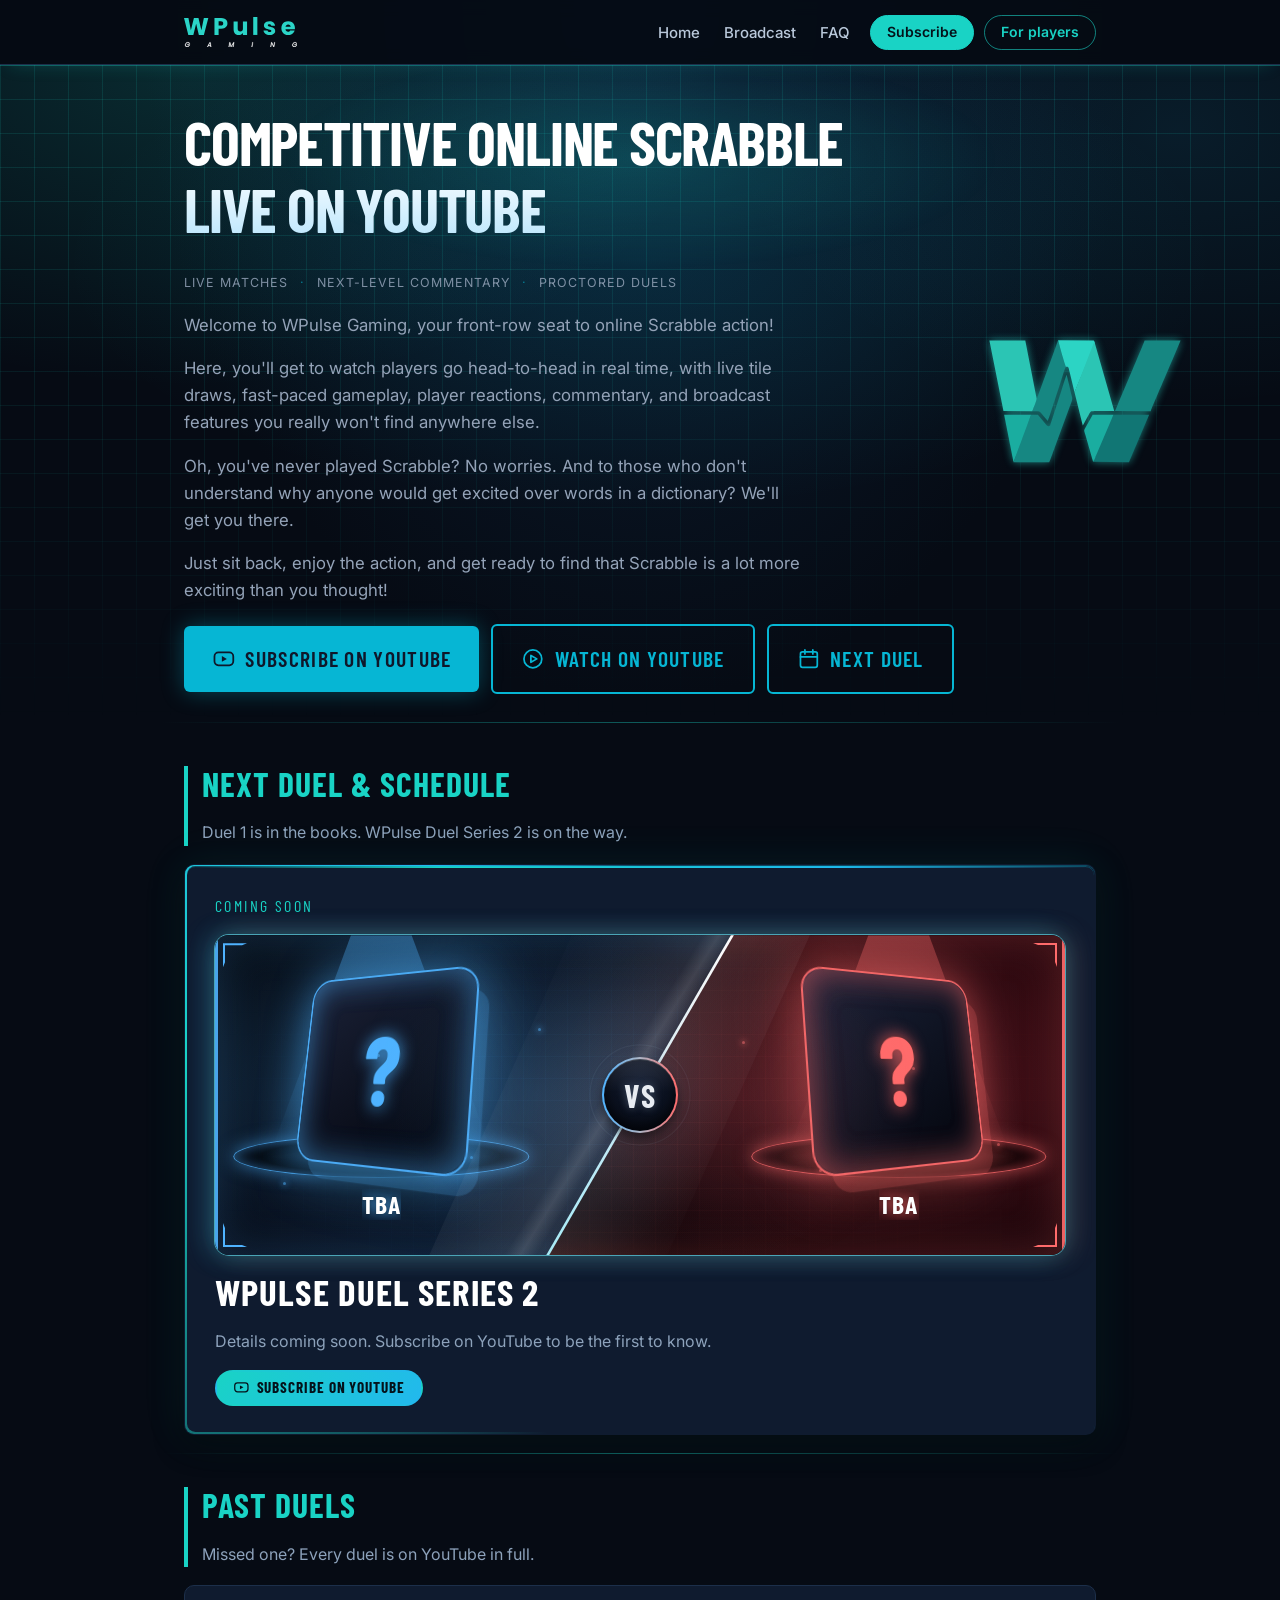
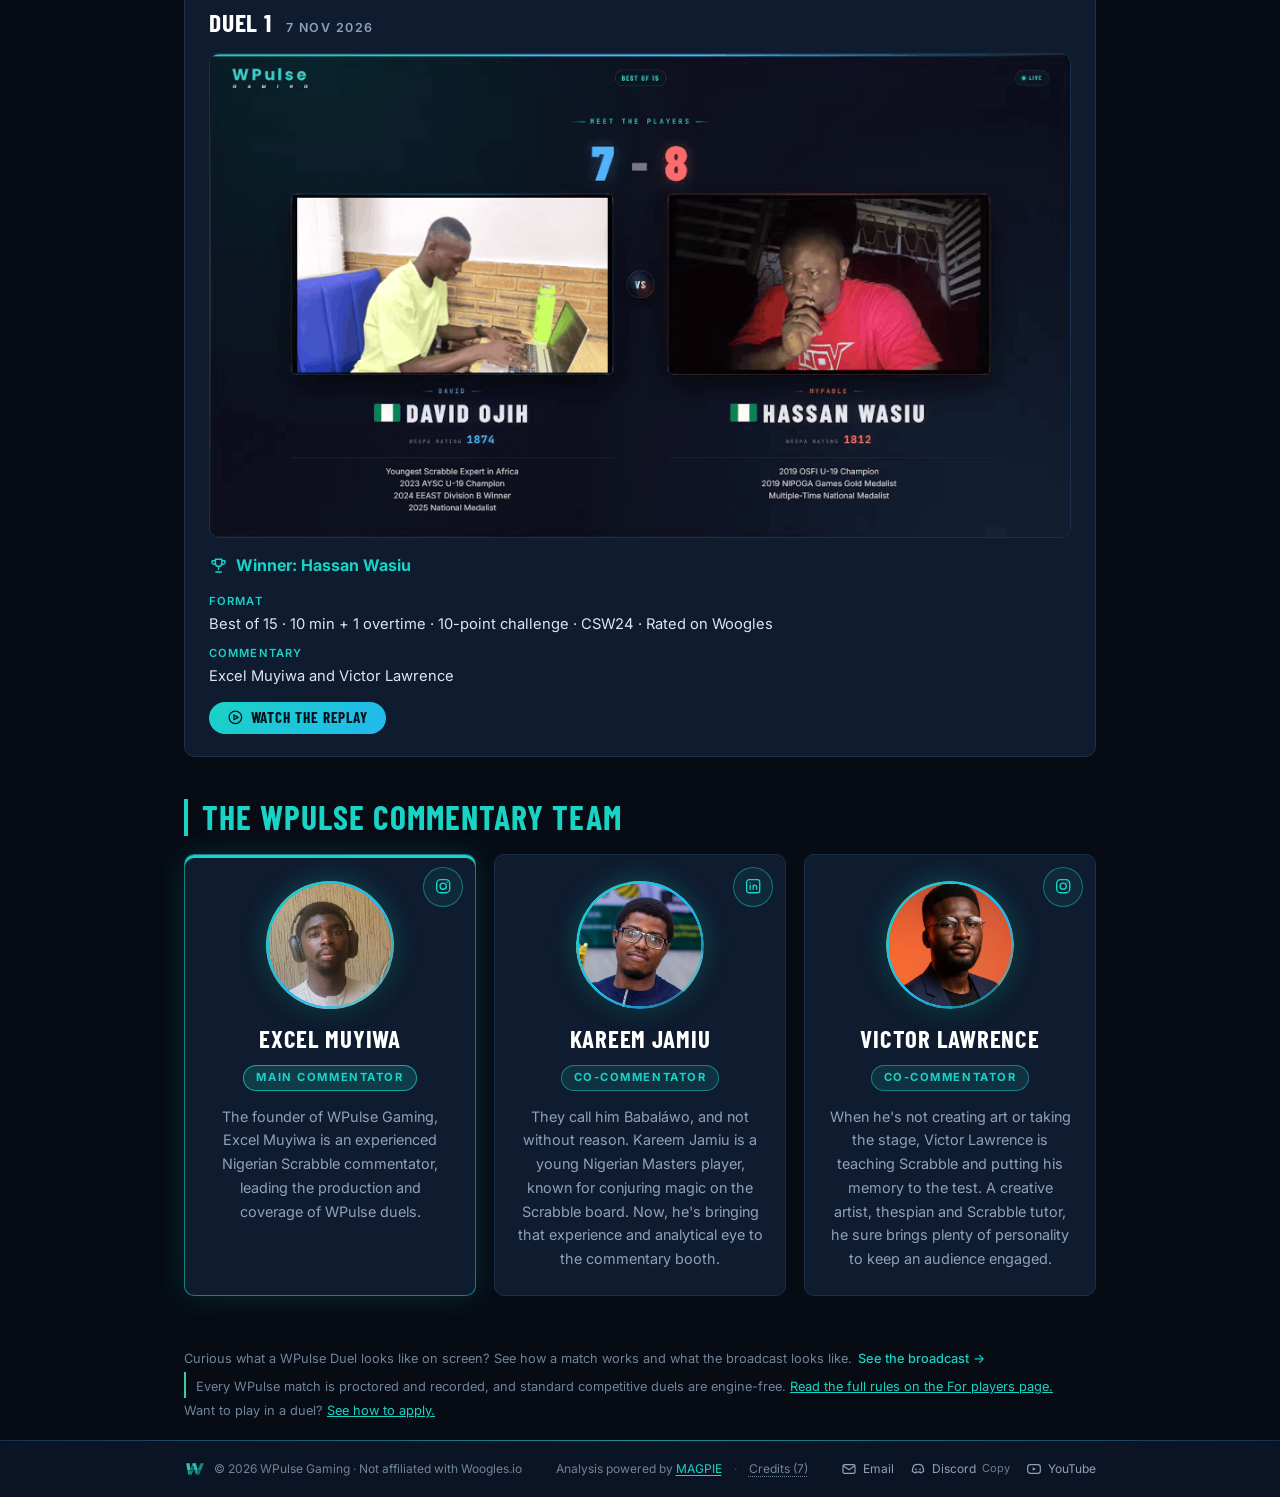
<file: index.html>
<!DOCTYPE html>
<html lang="en">
<head>
  <meta charset="utf-8">
  <meta name="viewport" content="width=device-width, initial-scale=1">
  <script>
    // Old single-page links to sections that moved: forward them to their new page with the same hash.
    (function () {
      var h = location.hash;
      if (/^#(for-players|apply|proctor|recording|setup|update|your-setup|step-download|required|not-allowed|checkin)$/.test(h)) location.replace('players.html' + h);
      else if (/^#(about|stream-preview|telestrator)$/.test(h)) location.replace('stream.html' + h);
      else if (h === '#faq') location.replace('faq.html#faq');
    })();
  </script>
  <title>WPulse Gaming | Competitive Online Scrabble. Live on YouTube.</title>
  <meta name="description" content="Live matches, next-level commentary and proctored duels. Watch the replays and subscribe for what's next.">
  <meta name="theme-color" content="#060b14">
  <link rel="icon" href="favicon.ico?v=2" sizes="32x32">
  <link rel="icon" href="images/favicon.svg?v=2" type="image/svg+xml">

  <!-- Link previews (WhatsApp, Discord, X, Facebook, etc.). The preview image is images/davidvshassan.png (1919x1079); keep og:image:width/height in step if it changes. -->
  <meta property="og:type" content="website">
  <meta property="og:site_name" content="WPulse Gaming">
  <meta property="og:title" content="WPulse Gaming | Competitive Online Scrabble. Live on YouTube.">
  <meta property="og:description" content="Live matches, next-level commentary and proctored duels. Watch the replays and subscribe for what's next.">
  <meta property="og:url" content="https://wpulsegaming.runs-at.dev/">
  <meta property="og:image" content="https://wpulsegaming.runs-at.dev/images/davidvshassan.png">
  <meta property="og:image:width" content="1919">
  <meta property="og:image:height" content="1079">
  <meta property="og:image:alt" content="WPulse Duel 1: David Ojih vs Hassan Wasiu on the WPulse broadcast">
  <meta name="twitter:card" content="summary_large_image">
  <meta name="twitter:title" content="WPulse Gaming | Competitive Online Scrabble. Live on YouTube.">
  <meta name="twitter:description" content="Live matches, next-level commentary and proctored duels. Watch the replays and subscribe for what's next.">
  <meta name="twitter:image" content="https://wpulsegaming.runs-at.dev/images/davidvshassan.png">

  <!-- Fonts only (no scripts, no tracking). Falls back to system fonts if blocked. -->
  <link rel="preconnect" href="https://fonts.googleapis.com">
  <link rel="preconnect" href="https://fonts.gstatic.com" crossorigin>
  <link href="https://fonts.googleapis.com/css2?family=Barlow+Condensed:wght@500;600;700&family=Inter:wght@400;500;600;700&display=swap" rel="stylesheet">

  <link rel="stylesheet" href="styles.css">
  <style>
    /* Inactive "coming soon" stream label (no link). Remove with the TODO comments when the stream is ready. */
    .btn-off { background: #16253b; color: #8da2bb; border: 2px dashed #2a4263; cursor: not-allowed; user-select: none; }
    .off-text { color: #8da2bb; font-style: italic; }
  </style>
</head>
<body>

<!-- Contact icons: simple single-colour SVG symbols (inherit text colour), reused below with <use>. -->
<svg width="0" height="0" style="position:absolute" aria-hidden="true" focusable="false">
  <symbol id="icon-email" viewBox="0 0 24 24">
    <rect x="3" y="5.5" width="18" height="13" rx="2" fill="none" stroke="currentColor" stroke-width="1.8"/>
    <path d="M3.5 7l8.5 6 8.5-6" fill="none" stroke="currentColor" stroke-width="1.8" stroke-linejoin="round"/>
  </symbol>
  <symbol id="icon-youtube" viewBox="0 0 24 24">
    <rect x="2.5" y="5.5" width="19" height="13" rx="4" fill="none" stroke="currentColor" stroke-width="1.8"/>
    <path d="M10 9.2v5.6l5-2.8z" fill="currentColor"/>
  </symbol>
  <symbol id="icon-discord" viewBox="0 0 24 24">
    <path d="M6 6.5c1.9-1 3.8-1.5 6-1.5s4.1.5 6 1.5c1.6 2.7 2.4 5.7 2.6 9-1.6 1.3-3.2 2-4.8 2.4l-1-1.6c-.9.2-1.8.3-2.8.3s-1.9-.1-2.8-.3l-1 1.6c-1.6-.4-3.2-1.1-4.8-2.4.2-3.3 1-6.3 2.6-9z" fill="none" stroke="currentColor" stroke-width="1.8" stroke-linejoin="round"/>
    <circle cx="9" cy="12.5" r="1.4" fill="currentColor"/>
    <circle cx="15" cy="12.5" r="1.4" fill="currentColor"/>
  </symbol>
  <!-- Design icons: 1.75px line icons, decorative (used with aria-hidden). -->
  <symbol id="i-camera" viewBox="0 0 24 24" fill="none" stroke="currentColor" stroke-width="1.75" stroke-linecap="round" stroke-linejoin="round"><path d="M3 8a2 2 0 0 1 2-2h2l1.5-2h7L17 6h2a2 2 0 0 1 2 2v9a2 2 0 0 1-2 2H5a2 2 0 0 1-2-2z"/><circle cx="12" cy="12.5" r="3.5"/></symbol>
  <symbol id="i-phone" viewBox="0 0 24 24" fill="none" stroke="currentColor" stroke-width="1.75" stroke-linecap="round" stroke-linejoin="round"><rect x="7" y="2.5" width="10" height="19" rx="2.5"/><path d="M11 18.5h2"/></symbol>
  <symbol id="i-monitor" viewBox="0 0 24 24" fill="none" stroke="currentColor" stroke-width="1.75" stroke-linecap="round" stroke-linejoin="round"><rect x="3" y="4" width="18" height="12" rx="2"/><path d="M8 20h8M12 16v4"/></symbol>
  <symbol id="i-shield-check" viewBox="0 0 24 24" fill="none" stroke="currentColor" stroke-width="1.75" stroke-linecap="round" stroke-linejoin="round"><path d="M12 3l7 3v5.5c0 4.5-3 8-7 9.5-4-1.5-7-5-7-9.5V6z"/><path d="M9 12l2 2 4-4"/></symbol>
  <symbol id="i-shield" viewBox="0 0 24 24" fill="none" stroke="currentColor" stroke-width="1.75" stroke-linecap="round" stroke-linejoin="round"><path d="M12 3l7 3v5.5c0 4.5-3 8-7 9.5-4-1.5-7-5-7-9.5V6z"/></symbol>
  <symbol id="i-ban" viewBox="0 0 24 24" fill="none" stroke="currentColor" stroke-width="1.75" stroke-linecap="round" stroke-linejoin="round"><circle cx="12" cy="12" r="9"/><path d="M5.6 5.6l12.8 12.8"/></symbol>
  <symbol id="i-check" viewBox="0 0 24 24" fill="none" stroke="currentColor" stroke-width="1.75" stroke-linecap="round" stroke-linejoin="round"><path d="M5 12.5l4.5 4.5L19 7.5"/></symbol>
  <symbol id="i-clock" viewBox="0 0 24 24" fill="none" stroke="currentColor" stroke-width="1.75" stroke-linecap="round" stroke-linejoin="round"><circle cx="12" cy="12" r="9"/><path d="M12 7v5l3 2"/></symbol>
  <symbol id="i-headphones-off" viewBox="0 0 24 24" fill="none" stroke="currentColor" stroke-width="1.75" stroke-linecap="round" stroke-linejoin="round"><path d="M4 15v-3a8 8 0 0 1 12-6.9M20 12v3"/><rect x="3" y="14" width="4" height="6" rx="1.5"/><rect x="17" y="14" width="4" height="6" rx="1.5"/><path d="M3 3l18 18"/></symbol>
  <symbol id="i-lightbulb" viewBox="0 0 24 24" fill="none" stroke="currentColor" stroke-width="1.75" stroke-linecap="round" stroke-linejoin="round"><path d="M9 18h6M10 21h4M12 3a6 6 0 0 0-3.5 10.9c.6.5 1 1.2 1 2.1h5c0-.9.4-1.6 1-2.1A6 6 0 0 0 12 3z"/></symbol>
  <symbol id="i-file" viewBox="0 0 24 24" fill="none" stroke="currentColor" stroke-width="1.75" stroke-linecap="round" stroke-linejoin="round"><path d="M6 3h8l4 4v14H6z"/><path d="M14 3v4h4M9 12h6M9 16h6"/></symbol>
  <symbol id="i-play" viewBox="0 0 24 24" fill="none" stroke="currentColor" stroke-width="1.75" stroke-linecap="round" stroke-linejoin="round"><circle cx="12" cy="12" r="9"/><path d="M10 8.5v7l6-3.5z"/></symbol>
  <symbol id="i-layout" viewBox="0 0 24 24" fill="none" stroke="currentColor" stroke-width="1.75" stroke-linecap="round" stroke-linejoin="round"><rect x="3" y="4" width="18" height="16" rx="2"/><path d="M3 10h18M10 10v10"/></symbol>
  <symbol id="i-message" viewBox="0 0 24 24" fill="none" stroke="currentColor" stroke-width="1.75" stroke-linecap="round" stroke-linejoin="round"><path d="M4 5h16v11H9l-5 4z"/></symbol>
  <symbol id="i-image" viewBox="0 0 24 24" fill="none" stroke="currentColor" stroke-width="1.75" stroke-linecap="round" stroke-linejoin="round"><rect x="3" y="4" width="18" height="16" rx="2"/><circle cx="9" cy="10" r="1.8"/><path d="M21 16l-5-5-8 8"/></symbol>
  <symbol id="i-download" viewBox="0 0 24 24" fill="none" stroke="currentColor" stroke-width="1.75" stroke-linecap="round" stroke-linejoin="round"><path d="M12 3v12M7 11l5 5 5-5M4 20h16"/></symbol>
  <symbol id="i-calendar" viewBox="0 0 24 24" fill="none" stroke="currentColor" stroke-width="1.75" stroke-linecap="round" stroke-linejoin="round"><rect x="3.5" y="5" width="17" height="15.5" rx="2"/><path d="M3.5 10h17M8 3v4M16 3v4"/></symbol>
  <symbol id="i-flag" viewBox="0 0 24 24" fill="none" stroke="currentColor" stroke-width="1.75" stroke-linecap="round" stroke-linejoin="round"><path d="M5 21V4M5 4h11l-2 4 2 4H5"/></symbol>
  <symbol id="i-book" viewBox="0 0 24 24" fill="none" stroke="currentColor" stroke-width="1.75" stroke-linecap="round" stroke-linejoin="round"><path d="M3.5 5.5H10a2 2 0 0 1 2 2V20a2 2 0 0 0-2-2H3.5zM20.5 5.5H14a2 2 0 0 0-2 2V20a2 2 0 0 1 2-2h6.5z"/></symbol>
  <symbol id="i-star" viewBox="0 0 24 24" fill="none" stroke="currentColor" stroke-width="1.75" stroke-linecap="round" stroke-linejoin="round"><path d="M12 3.5l2.6 5.3 5.9.9-4.3 4.1 1 5.8L12 16.8 6.8 19.6l1-5.8L3.5 9.7l5.9-.9z"/></symbol>
  <symbol id="i-globe" viewBox="0 0 24 24" fill="none" stroke="currentColor" stroke-width="1.75" stroke-linecap="round" stroke-linejoin="round"><circle cx="12" cy="12" r="9"/><path d="M3 12h18M12 3c3 3 3 15 0 18M12 3c-3 3-3 15 0 18"/></symbol>
  <symbol id="i-alert" viewBox="0 0 24 24" fill="none" stroke="currentColor" stroke-width="1.75" stroke-linecap="round" stroke-linejoin="round"><path d="M12 3.5l9.5 16.5h-19z"/><path d="M12 10v4.5M12 17.5v.01"/></symbol>
  <symbol id="i-cpu" viewBox="0 0 24 24" fill="none" stroke="currentColor" stroke-width="1.75" stroke-linecap="round" stroke-linejoin="round"><rect x="6" y="6" width="12" height="12" rx="2"/><rect x="9.5" y="9.5" width="5" height="5"/><path d="M9 2.5v3M15 2.5v3M9 18.5v3M15 18.5v3M2.5 9h3M2.5 15h3M18.5 9h3M18.5 15h3"/></symbol>
  <symbol id="i-list" viewBox="0 0 24 24" fill="none" stroke="currentColor" stroke-width="1.75" stroke-linecap="round" stroke-linejoin="round"><path d="M8 6h12M8 12h12M8 18h12M4 6h.01M4 12h.01M4 18h.01"/></symbol>
  <symbol id="i-clipboard" viewBox="0 0 24 24" fill="none" stroke="currentColor" stroke-width="1.75" stroke-linecap="round" stroke-linejoin="round"><rect x="6" y="4" width="12" height="17" rx="2"/><path d="M9 4V3h6v1M9 11h6M9 15h4"/></symbol>
  <symbol id="i-wifi" viewBox="0 0 24 24" fill="none" stroke="currentColor" stroke-width="1.75" stroke-linecap="round" stroke-linejoin="round"><path d="M3 9a14 14 0 0 1 18 0M6 12.5a9.5 9.5 0 0 1 12 0M9 16a5 5 0 0 1 6 0M12 19.5v.01"/></symbol>
  <symbol id="i-scale" viewBox="0 0 24 24" fill="none" stroke="currentColor" stroke-width="1.75" stroke-linecap="round" stroke-linejoin="round"><path d="M12 4v16M6 20h12M5 7h14M5 7l-3 7a3.5 3.5 0 0 0 6 0zM19 7l-3 7a3.5 3.5 0 0 0 6 0z"/></symbol>
  <symbol id="i-eye" viewBox="0 0 24 24" fill="none" stroke="currentColor" stroke-width="1.75" stroke-linecap="round" stroke-linejoin="round"><path d="M2 12s3.5-7 10-7 10 7 10 7-3.5 7-10 7-10-7-10-7z"/><circle cx="12" cy="12" r="3"/></symbol>
  <symbol id="i-trophy" viewBox="0 0 24 24" fill="none" stroke="currentColor" stroke-width="1.75" stroke-linecap="round" stroke-linejoin="round"><path d="M8 4h8v5a4 4 0 0 1-8 0zM8 6H4a3 3 0 0 0 4 4M16 6h4a3 3 0 0 1-4 4M12 13v4M8.5 20h7"/></symbol>
  <symbol id="i-board" viewBox="0 0 24 24" fill="none" stroke="currentColor" stroke-width="1.75" stroke-linecap="round" stroke-linejoin="round"><rect x="3" y="3" width="18" height="18" rx="2"/><path d="M9 3v18M15 3v18M3 9h18M3 15h18"/></symbol>
  <symbol id="i-tiles" viewBox="0 0 24 24" fill="none" stroke="currentColor" stroke-width="1.75" stroke-linecap="round" stroke-linejoin="round"><rect x="3" y="8" width="8" height="8" rx="1.5"/><rect x="13" y="8" width="8" height="8" rx="1.5"/></symbol>
  <symbol id="i-bars" viewBox="0 0 24 24" fill="none" stroke="currentColor" stroke-width="1.75" stroke-linecap="round" stroke-linejoin="round"><path d="M5 20V12M12 20V5M19 20v-9"/></symbol>
  <symbol id="i-user" viewBox="0 0 24 24" fill="none" stroke="currentColor" stroke-width="1.75" stroke-linecap="round" stroke-linejoin="round"><circle cx="12" cy="8" r="4"/><path d="M4 21a8 8 0 0 1 16 0"/></symbol>
  <symbol id="i-at" viewBox="0 0 24 24" fill="none" stroke="currentColor" stroke-width="1.75" stroke-linecap="round" stroke-linejoin="round"><circle cx="12" cy="12" r="3.5"/><path d="M15.5 12v1.5a2.5 2.5 0 0 0 5 0V12a8.5 8.5 0 1 0-3.5 6.9"/></symbol>
  <symbol id="i-instagram" viewBox="0 0 24 24" fill="none" stroke="currentColor" stroke-width="1.75" stroke-linecap="round" stroke-linejoin="round"><rect x="3.5" y="3.5" width="17" height="17" rx="5"/><circle cx="12" cy="12" r="4"/><path d="M17.2 6.8v.01"/></symbol>
  <symbol id="i-linkedin" viewBox="0 0 24 24" fill="none" stroke="currentColor" stroke-width="1.75" stroke-linecap="round" stroke-linejoin="round"><rect x="3.5" y="3.5" width="17" height="17" rx="3"/><path d="M8 10.5V16M8 7.6v.01M12 16v-5.5M12 12.8c0-1.4 1-2.3 2.3-2.3s2.2.9 2.2 2.4V16"/></symbol>
  <symbol id="i-pen" viewBox="0 0 24 24" fill="none" stroke="currentColor" stroke-width="1.75" stroke-linecap="round" stroke-linejoin="round"><path d="M4 20l1-4L16.5 4.5a2.1 2.1 0 0 1 3 3L8 19z"/><path d="M14 7l3 3"/></symbol>
  <symbol id="i-arrow-up-right" viewBox="0 0 24 24" fill="none" stroke="currentColor" stroke-width="1.75" stroke-linecap="round" stroke-linejoin="round"><path d="M5 19L18 6M10 6h8v8"/></symbol>
  <symbol id="i-type" viewBox="0 0 24 24" fill="none" stroke="currentColor" stroke-width="1.75" stroke-linecap="round" stroke-linejoin="round"><path d="M5 7V5h14v2M12 5v14M9 19h6"/></symbol>
  <symbol id="i-cursor" viewBox="0 0 24 24" fill="none" stroke="currentColor" stroke-width="1.75" stroke-linecap="round" stroke-linejoin="round"><path d="M6 4l12 7.5-5.2 1.3L10.5 18z"/><path d="M14 15l4 4"/></symbol>
  <symbol id="i-question" viewBox="0 0 24 24" fill="none" stroke="currentColor" stroke-width="1.75" stroke-linecap="round" stroke-linejoin="round"><path d="M9 9.2a3.1 3.1 0 1 1 4.6 2.7c-1 .6-1.6 1.2-1.6 2.3M12 17.6v.01"/></symbol>
  <symbol id="i-bell" viewBox="0 0 24 24" fill="none" stroke="currentColor" stroke-width="1.75" stroke-linecap="round" stroke-linejoin="round"><path d="M6 16v-5a6 6 0 1 1 12 0v5l2 2.5H4zM10 21h4"/></symbol>
  <symbol id="i-copy" viewBox="0 0 24 24" fill="none" stroke="currentColor" stroke-width="1.75" stroke-linecap="round" stroke-linejoin="round"><rect x="9" y="9" width="11" height="11" rx="2"/><path d="M5 15V6a2 2 0 0 1 2-2h8"/></symbol>
</svg>

<!-- =====================================================================
     STICKY MENU  (edit link text here; the href must match a section id)
     ===================================================================== -->
<header class="topbar">
  <div class="wrap">
    <a class="brand" href="#top" aria-label="WPulse Gaming, back to top"><img src="images/wpulse-wordmark.svg" width="98" height="26" alt="WPulse Gaming"></a>
    <button class="nav-toggle" type="button" aria-label="Menu" aria-expanded="false" aria-controls="site-nav"><span class="nav-toggle-bars" aria-hidden="true"></span></button>
    <nav class="nav" id="site-nav" aria-label="Page sections">
      <a href="index.html" aria-current="page">Home</a>
      <a href="stream.html">Broadcast</a>
      <a href="faq.html">FAQ</a>
      <a class="nav-sub" href="https://www.youtube.com/@WPulseGaming?sub_confirmation=1" target="_blank" rel="noopener noreferrer">Subscribe</a>
      <a class="nav-pill nav-cta" href="players.html">For players</a>
    </nav>
  </div>
</header>

<!-- Table of contents: shown as a sticky sidebar on wide desktop screens only. Keep its links in step with the sections. -->
<nav class="toc" aria-label="On this page">
  <p class="toc-title">On this page</p>
  <a href="#watch">Home</a>
  <a href="#schedule">Next duel</a>
  <a href="#past-duels">Past duels</a>
  <a href="#commentary">Commentary</a>
  <a href="#fair-teaser">Fair and proctored</a>
  <a href="#contact">Contact</a>
</nav>

<main id="top">

<!-- =====================================================================
     HERO (viewer-facing intro)
     ===================================================================== -->
<section class="hero" id="watch">
  <div class="wrap">
    <img class="hero-logo" src="images/wpulse-icon-animated.svg" width="240" height="240" alt="">
    <h1><span>Competitive Online Scrabble</span> <span>Live on YouTube</span></h1>
    <p class="spec-strip"><span>LIVE MATCHES</span><span>NEXT-LEVEL COMMENTARY</span><span>PROCTORED DUELS</span></p>
    <p class="lead">Welcome to WPulse Gaming, your front-row seat to online Scrabble action!</p>
    <p class="lead">Here, you'll get to watch players go head-to-head in real time, with live tile draws, fast-paced gameplay, player reactions, commentary, and broadcast features you really won't find anywhere else.</p>
    <p class="lead">Oh, you've never played Scrabble? No worries. And to those who don't understand why anyone would get excited over words in a dictionary? We'll get you there.</p>
    <p class="lead">Just sit back, enjoy the action, and get ready to find that Scrabble is a lot more exciting than you thought!</p>
    <div class="hero-cta">
      <a class="btn btn-big btn-primary btn-subscribe" href="https://www.youtube.com/@WPulseGaming?sub_confirmation=1" target="_blank" rel="noopener noreferrer"><svg class="ic" aria-hidden="true"><use href="#icon-youtube"/></svg>Subscribe on YouTube</a>
      <!-- TODO: replace the channel link with the specific live stream URL when one is available -->
      <a class="btn btn-big btn-ghost btn-outline" href="https://www.youtube.com/@WPulseGaming" target="_blank" rel="noopener"><svg class="ic" aria-hidden="true"><use href="#i-play"/></svg>Watch on YouTube</a>
      <a class="btn btn-big btn-ghost btn-outline" href="#schedule"><svg class="ic" aria-hidden="true"><use href="#i-calendar"/></svg>Next duel</a>
    </div>
    <!-- Phones only (hidden by default): countdown line under the buttons, filled in by the inline script near the end of the page -->
    <p class="hero-next" hidden></p>
    <!-- Phones only (hidden by default): feature cards that stand in for the longer paragraphs above -->
    <ul class="hero-cards" aria-label="What to expect on WPulse">
      <li class="hero-card"><svg class="ic" aria-hidden="true"><use href="#i-tiles"/></svg><span class="hc-title">Live tile draws</span><p>See every rack and draw as it happens.</p></li>
      <li class="hero-card"><svg class="ic" aria-hidden="true"><use href="#i-message"/></svg><span class="hc-title">Live commentary</span><p>Tactics, racks and big plays explained.</p></li>
      <li class="hero-card"><svg class="ic" aria-hidden="true"><use href="#i-shield-check"/></svg><span class="hc-title">Proctored duels</span><p>Fair, verified head-to-head matches.</p></li>
      <li class="hero-card"><svg class="ic" aria-hidden="true"><use href="#i-book"/></svg><span class="hc-title">Beginner friendly</span><p>Exciting even if you've never played.</p></li>
    </ul>
  </div>
</section>

<!-- =====================================================================
     SECTION 2: NEXT DUEL AND SCHEDULE
     There is one match for now: edit the Next duel card below.
     ===================================================================== -->
<section id="schedule">
  <div class="wrap">
    <div class="section-head">
      <h2>Next duel &amp; schedule</h2>
      <p>Duel 1 is in the books. WPulse Duel Series 2 is on the way.</p>
    </div>

    <!-- Layout: the match card(s) on the left, the schedule flyer on the right (desktop); stacked on phones.
         The inline script at the bottom of this page runs the countdown, local time and calendar links on the first .next-duel,
         but only when its DUEL_START_ISO constant is set; while it is empty the card shows no date, countdown or calendar buttons.
         COMING SOON STATE (now): no players, date or settings yet; the flyer is left out (class no-flyer on .duel-layout).
         WHEN SERIES 2 IS ANNOUNCED: copy the full match card from _backup-2026-11-09/index.html (players banner with photos and names,
         .duel-details date block, .duel-pills, flyer <figure>, .duel-note) back in, remove "is-coming-soon" and "no-flyer",
         then set DUEL_START_ISO and DUEL_TITLE in the script at the bottom of this page. -->
    <div class="duel-layout no-flyer">
    <div class="duel-list">
    <div class="card next-duel is-coming-soon">
      <div class="label">Coming soon</div>
      <div class="players players-teaser" aria-hidden="true"><span class="tz-side tz-left"><span class="tz-col"><span class="tz-stage"><span class="tz-floor"></span><span class="tz-tile"><span class="tz-q">?</span></span></span><span class="tz-name">TBA</span></span></span><span class="tz-side tz-right"><span class="tz-col"><span class="tz-stage"><span class="tz-floor"></span><span class="tz-tile"><span class="tz-q">?</span></span></span><span class="tz-name">TBA</span></span></span><span class="tz-seam" aria-hidden="true"></span><span class="tz-embers" aria-hidden="true"><span class="tz-spark tz-spark-l s1"></span><span class="tz-spark tz-spark-l s2"></span><span class="tz-spark tz-spark-l s3"></span><span class="tz-spark tz-spark-l s4"></span><span class="tz-spark tz-spark-r s5"></span><span class="tz-spark tz-spark-r s6"></span><span class="tz-spark tz-spark-r s7"></span><span class="tz-spark tz-spark-r s8"></span></span><span class="tz-hudset" aria-hidden="true"><span class="tz-hud tz-hud-tl"></span><span class="tz-hud tz-hud-bl"></span><span class="tz-hud tz-hud-tr"></span><span class="tz-hud tz-hud-br"></span></span><span class="tz-vs" aria-hidden="true">VS</span></div>
      <h3 class="cs-title">WPulse Duel Series 2</h3>
      <p class="cs-text">Details coming soon. Subscribe on YouTube to be the first to know.</p>
      <a class="btn btn-ghost" href="https://www.youtube.com/@WPulseGaming?sub_confirmation=1" target="_blank" rel="noopener noreferrer"><svg class="ic" aria-hidden="true"><use href="#icon-youtube"/></svg>Subscribe on YouTube</a>
    </div>
    </div>
    </div>
  </div>
</section>

<!-- =====================================================================
     PAST DUELS
     One card per finished duel, newest first. To add a duel, copy the whole
     <article class="card past-duel"> block and paste it ABOVE the existing ones.
     ===================================================================== -->
<section id="past-duels">
  <div class="wrap">
    <div class="section-head">
      <h2>Past duels</h2>
      <p>Missed one? Every duel is on YouTube in full.</p>
    </div>

    <div class="past-duels">
      <article class="card past-duel">
        <div class="pd-head">
          <h3 class="pd-title">Duel 1</h3>
          <time class="pd-date" datetime="2026-11-07">7 Nov 2026</time>
        </div>
        <img class="pd-shot" src="images/davidvshassan.png" width="1919" height="1079" loading="lazy" alt="WPulse Duel 1: David Ojih 7, Hassan Wasiu 8">
        <p class="pd-result"><svg class="ic" aria-hidden="true"><use href="#i-trophy"/></svg>Winner: Hassan Wasiu</p>
        <dl class="pd-info">
          <div><dt>Format</dt><dd>Best of 15 &middot; 10 min + 1 overtime &middot; 10-point challenge &middot; CSW24 &middot; Rated on Woogles</dd></div>
          <div><dt>Commentary</dt><dd>Excel Muyiwa and Victor Lawrence</dd></div>
        </dl>
        <a class="btn pd-replay" href="https://www.youtube.com/live/RXgoYei7caI" target="_blank" rel="noopener"><svg class="ic" aria-hidden="true"><use href="#i-play"/></svg>Watch the replay</a>
      </article>
    </div>
  </div>
</section>

<!-- =====================================================================
     COMMENTARY
     Commentator photos: add the three .jpg files to images/. Until a file exists, the initials circle shows.
     ===================================================================== -->
<section id="commentary">
  <div class="wrap">
    <div class="section-head">
      <h2>The WPulse commentary team</h2>
    </div>

    <div class="commentators">
      <div class="box commentator commentator-featured">
        <div class="avatar" data-initials="EM"><img src="images/commentator-excel-muyiwa.jpg" width="240" height="240" loading="lazy" alt="Excel Muyiwa" onerror="this.remove()"></div>
        <div class="commentator-text">
          <h3>Excel Muyiwa</h3>
          <p class="role"><span class="role-tag">Main commentator</span></p>
          <p class="bio">The founder of WPulse Gaming, Excel Muyiwa is an experienced Nigerian Scrabble commentator, leading the production and coverage of WPulse duels.</p>
        </div>
        <a class="social-icon" href="https://www.instagram.com/excelmuyiwa" target="_blank" rel="noopener noreferrer" aria-label="Excel Muyiwa on Instagram (opens in a new tab)" title="Excel Muyiwa on Instagram"><svg class="ic" aria-hidden="true"><use href="#i-instagram"/></svg></a>
      </div>
      <div class="box commentator">
        <div class="avatar" data-initials="KJ"><img src="images/commentator-kareem-jamiu.jpg" width="240" height="240" loading="lazy" alt="Kareem Jamiu" onerror="this.remove()"></div>
        <div class="commentator-text">
          <h3>Kareem Jamiu</h3>
          <p class="role"><span class="role-tag">Co-commentator</span></p>
          <p class="bio">They call him Babaláwo, and not without reason. Kareem Jamiu is a young Nigerian Masters player, known for conjuring magic on the Scrabble board. Now, he's bringing that experience and analytical eye to the commentary booth.</p>
        </div>
        <a class="social-icon" href="https://www.linkedin.com/in/kareem-jamiu-463141165/" target="_blank" rel="noopener noreferrer" aria-label="Kareem Jamiu on LinkedIn (opens in a new tab)" title="Kareem Jamiu on LinkedIn"><svg class="ic" aria-hidden="true"><use href="#i-linkedin"/></svg></a>
      </div>
      <div class="box commentator">
        <div class="avatar" data-initials="VL"><img src="images/commentator-victor-lawrence.jpg" width="240" height="240" loading="lazy" alt="" onerror="this.remove()"></div>
        <div class="commentator-text">
          <h3>Victor Lawrence</h3>
          <p class="role"><span class="role-tag">Co-commentator</span></p>
          <p class="bio">When he's not creating art or taking the stage, Victor Lawrence is teaching Scrabble and putting his memory to the test. A creative artist, thespian and Scrabble tutor, he sure brings plenty of personality to keep an audience engaged.</p>
        </div>
        <a class="social-icon" href="https://www.instagram.com/thor__lawrence/" target="_blank" rel="noopener noreferrer" aria-label="Victor Lawrence on Instagram (opens in a new tab)" title="Victor Lawrence on Instagram"><svg class="ic" aria-hidden="true"><use href="#i-instagram"/></svg></a>
      </div>
    </div>
  </div>
</section>

<!-- =====================================================================
     BROADCAST CALL-TO-ACTION (the full on-screen look, how a match works and the Telestrator are on the Broadcast page, stream.html)
     ===================================================================== -->
<div class="wrap play-line stream-cta">
  <p>Curious what a WPulse Duel looks like on screen? See how a match works and what the broadcast looks like.</p>
  <p class="peek-cta"><a class="btn btn-ghost" href="stream.html">See the broadcast</a></p>
</div>

<!-- =====================================================================
     FAIR AND PROCTORED (teaser; full rules are under For players)
     ===================================================================== -->
<section id="fair-teaser">
  <div class="wrap">
    <div class="section-head">
      <h2>Fair and proctored</h2>
    </div>
    <div class="box acc-ok">
      <h3><svg class="ic" aria-hidden="true"><use href="#i-shield-check"/></svg>Played fairly, on the record</h3>
      <p>Every WPulse match is proctored and recorded, and standard competitive duels are engine-free.</p>
      <p><a href="players.html#proctor">Read the full rules on the For players page.</a></p>
    </div>
  </div>
</section>

<div class="wrap play-line">
  <p>Want to play in a duel? <a href="players.html#apply">See how to apply.</a></p>
</div>

</main>

<!-- =====================================================================
     SECTION 7: CONTACT / FOOTER
     ===================================================================== -->
<footer id="contact">
  <div class="wrap ft-strip">
    <div class="ft-left">
      <img src="images/wpulse-icon-nobg.svg" width="40" height="40" alt="">
      <p class="ft-copy">&copy; 2026 WPulse Gaming &middot; Not affiliated with Woogles.io</p>
    </div>
    <div class="ft-mid">
      <p class="ft-engine">Analysis powered by <a href="https://github.com/jvc56/MAGPIE" target="_blank" rel="noopener">MAGPIE</a></p>
      <details class="ft-credits">
        <summary>Credits (7)</summary>
        <div class="ft-credits-body">
          <p class="ft-label">Contributors</p>
          <!-- Add or remove contributor names here -->
          <ul class="ft-names">
        <li>Adekoya Ridwan</li>
        <li>Adeleke Glory</li>
        <li>Imode Divine</li>
        <li>Nwabuzor Favour</li>
        <li>Kareem Jamiu</li>
        <li>Lateef Musa</li>
        <li>Victor Lawrence</li>
      </ul>
          <p class="credit-text">Best-move analysis on the WPulse stream is powered by <a href="https://github.com/jvc56/MAGPIE" target="_blank" rel="noopener">MAGPIE</a>, an open-source crossword game engine by Josh Castellano and contributors (github.com/jvc56/MAGPIE).</p>
        </div>
      </details>
    </div>
    <div class="contact-cards">
      <a class="contact-card" href="mailto:wpulsegaming@gmail.com"><svg class="ci" aria-hidden="true"><use href="#icon-email"/></svg><span class="cc-label">Email</span><span class="sr-only">: wpulsegaming@gmail.com</span></a>
      <div class="contact-card is-static" data-copy="wpulsegaming"><svg class="ci" aria-hidden="true"><use href="#icon-discord"/></svg><span class="cc-label">Discord</span><span class="cc-value sr-only">wpulsegaming</span><span class="cc-action"><span class="cc-action-label" aria-live="polite">Copy</span></span></div>
      <a class="contact-card" href="https://www.youtube.com/@WPulseGaming" target="_blank" rel="noopener noreferrer"><svg class="ci" aria-hidden="true"><use href="#icon-youtube"/></svg><span class="cc-label">YouTube</span><span class="sr-only">: @WPulseGaming</span></a>
    </div>
  </div>
</footer>

<!-- Next duel card: local time, countdown and calendar links. Progressive enhancement: without JavaScript the
     card simply shows the WAT time. To change the duel, edit DUEL_START_ISO (UTC) and the WAT text in the card.
     While DUEL_START_ISO is empty (no date announced), the script does nothing: no countdown, no calendar buttons. -->
<script>
(function () {
  'use strict';

  var DURATION_HOURS = 4;                          // how long the duel is expected to run (countdown + calendar end)
  var DUEL_START_ISO = '';                         // the one start-time constant, in UTC, e.g. '2026-12-05T15:00:00Z' (16:00 WAT). Empty = no date yet.
  var DUEL_TITLE = 'WPulse Duel Series 2';         // calendar event title, e.g. 'Player A vs Player B'
  var HUB_URL = 'https://wpulsegaming.runs-at.dev/';
  var YOUTUBE_URL = 'https://www.youtube.com/@WPulseGaming';

  /*BEGIN-PURE*/
  function pad(n) { return (n < 10 ? '0' : '') + n; }
  function utcStamp(d) {
    return d.getUTCFullYear() + pad(d.getUTCMonth() + 1) + pad(d.getUTCDate()) + 'T' +
      pad(d.getUTCHours()) + pad(d.getUTCMinutes()) + pad(d.getUTCSeconds()) + 'Z';
  }
  function endOf(start) { return new Date(start.getTime() + DURATION_HOURS * 3600000); }
  function descriptionText() { return 'Watch on YouTube: ' + YOUTUBE_URL + '\nWPulse Hub: ' + HUB_URL; }

  // The visitor's own time zone (optional timeZone is only for tests). Null when it is the same as WAT (UTC+1).
  function localTimeText(start, locale, timeZone) {
    var opts = { weekday: 'short', day: 'numeric', month: 'short', hour: 'numeric', minute: '2-digit', timeZoneName: 'short' };
    if (timeZone) opts.timeZone = timeZone;
    var f = new Intl.DateTimeFormat(locale, opts);
    var offset = timeZone ? zoneOffsetMinutes(start, timeZone) : -start.getTimezoneOffset();
    if (offset === 60) return null;
    return f.format(start);
  }
  function zoneOffsetMinutes(date, timeZone) {
    var p = {};
    new Intl.DateTimeFormat('en-US', { timeZone: timeZone, hourCycle: 'h23', year: 'numeric', month: 'numeric', day: 'numeric', hour: 'numeric', minute: 'numeric', second: 'numeric' })
      .formatToParts(date).forEach(function (x) { p[x.type] = x.value; });
    return Math.round((Date.UTC(+p.year, +p.month - 1, +p.day, +p.hour, +p.minute, +p.second) - Math.floor(date.getTime() / 1000) * 1000) / 60000);
  }

  // 'before' (with text), 'now' (start until start + DURATION_HOURS) or 'over'.
  function countdownState(now, start) {
    var left = start.getTime() - now;
    if (left > 0) {
      var mins = Math.floor(left / 60000), d = Math.floor(mins / 1440), h = Math.floor((mins % 1440) / 60), m = mins % 60;
      var t = d > 0 ? d + 'd ' + h + 'h ' + m + 'm' : h > 0 ? h + 'h ' + m + 'm' : m > 0 ? m + 'm' : 'less than 1m';
      return { kind: 'before', text: 'Starts in ' + t };
    }
    if (now < endOf(start).getTime()) return { kind: 'now', text: 'Starting now' };
    return { kind: 'over', text: '' };
  }

  function googleCalendarUrl(start) {
    return 'https://calendar.google.com/calendar/render?action=TEMPLATE' +
      '&text=' + encodeURIComponent(DUEL_TITLE) +
      '&dates=' + utcStamp(start) + '/' + utcStamp(endOf(start)) +
      '&details=' + encodeURIComponent(descriptionText());
  }

  function icsEscape(s) { return s.replace(/\\/g, '\\\\').replace(/;/g, '\\;').replace(/,/g, '\\,').replace(/\n/g, '\\n'); }
  function icsFold(line) {
    var out = [];
    while (line.length > 75) { out.push(line.slice(0, 75)); line = ' ' + line.slice(75); }
    out.push(line);
    return out.join('\r\n');
  }
  function buildIcs(start, now) {
    return [
      'BEGIN:VCALENDAR', 'VERSION:2.0', 'PRODID:-//WPulse Gaming//Hub//EN', 'CALSCALE:GREGORIAN', 'METHOD:PUBLISH',
      'BEGIN:VEVENT',
      'UID:duel-' + utcStamp(start) + '@wpulsegaming.runs-at.dev',
      'DTSTAMP:' + utcStamp(now),
      'DTSTART:' + utcStamp(start),
      'DTEND:' + utcStamp(endOf(start)),
      'SUMMARY:' + icsEscape(DUEL_TITLE),
      'DESCRIPTION:' + icsEscape(descriptionText()),
      'URL:' + HUB_URL,
      'END:VEVENT', 'END:VCALENDAR'
    ].map(icsFold).join('\r\n') + '\r\n';
  }
  /*END-PURE*/

  if (!DUEL_START_ISO) return;                    // no duel date yet: leave the card as it is
  var start = new Date(DUEL_START_ISO);
  var card = document.querySelector('.next-duel');
  if (!card || isNaN(start.getTime())) return;
  var now = Date.now();
  if (now >= endOf(start).getTime()) return;      // the duel is over: leave the card as plain text

  // 1. Visitor's local time, under the WAT text.
  try {
    var wat = card.querySelector('.duel-tz');
    var local = localTimeText(start);
    if (wat && local) {
      var line = document.createElement('span');
      line.className = 'duel-local';
      line.textContent = 'Your time: ' + local;
      wat.parentNode.appendChild(line);
    }
  } catch (e) { /* no local time line */ }

  // 2. Countdown (days, hours, minutes), refreshed each minute.
  var cd = document.createElement('p');
  cd.className = 'countdown';
  var anchor = card.querySelector('.duel-details');
  card.insertBefore(cd, anchor || null);
  var heroNext = document.querySelector('.hero-next');   // small phone-only line under the hero buttons (CSS keeps it hidden elsewhere)
  function tick() {
    var s = countdownState(Date.now(), start);
    if (s.kind === 'over') { if (cd.parentNode) cd.parentNode.removeChild(cd); if (heroNext) heroNext.hidden = true; return; }
    cd.textContent = s.text;
    if (heroNext) {
      // Same countdown text as the card, reworded; minutes dropped while days remain. Hidden once the duel has started.
      heroNext.textContent = s.text.replace(/^Starts in /, 'Next duel in ').replace(/^(Next duel in \d+d \d+h) \d+m$/, '$1');
      heroNext.hidden = s.kind !== 'before';
    }
    setTimeout(tick, 60000 - (Date.now() % 60000) + 50);   // next minute boundary
  }
  tick();

  // 3. Add to calendar: a Google Calendar link and a client-side .ics file.
  try {
    var cal = document.createElement('div');
    cal.className = 'duel-cal';
    var g = document.createElement('a');
    g.className = 'btn btn-sm btn-ghost';
    g.href = googleCalendarUrl(start);
    g.target = '_blank';
    g.rel = 'noopener';
    g.innerHTML = '<svg class="ic" aria-hidden="true"><use href="#i-calendar"/></svg>Add to Google Calendar';
    var ics = document.createElement('a');
    ics.className = 'btn btn-sm btn-ghost';
    ics.download = 'wpulse-duel-' + DUEL_START_ISO.slice(0, 10) + '.ics';
    ics.innerHTML = '<svg class="ic" aria-hidden="true"><use href="#i-download"/></svg>Download .ics';
    var text = buildIcs(start, new Date());
    try { ics.href = URL.createObjectURL(new Blob([text], { type: 'text/calendar;charset=utf-8' })); }
    catch (e) { ics.href = 'data:text/calendar;charset=utf-8,' + encodeURIComponent(text); }
    cal.appendChild(g);
    cal.appendChild(ics);
    var yt = card.querySelector(':scope > a.btn');
    card.insertBefore(cal, yt || null);
  } catch (e) { /* no calendar links */ }
})();
</script>
<script src="script.js" defer></script>
</body>
</html>
</file>
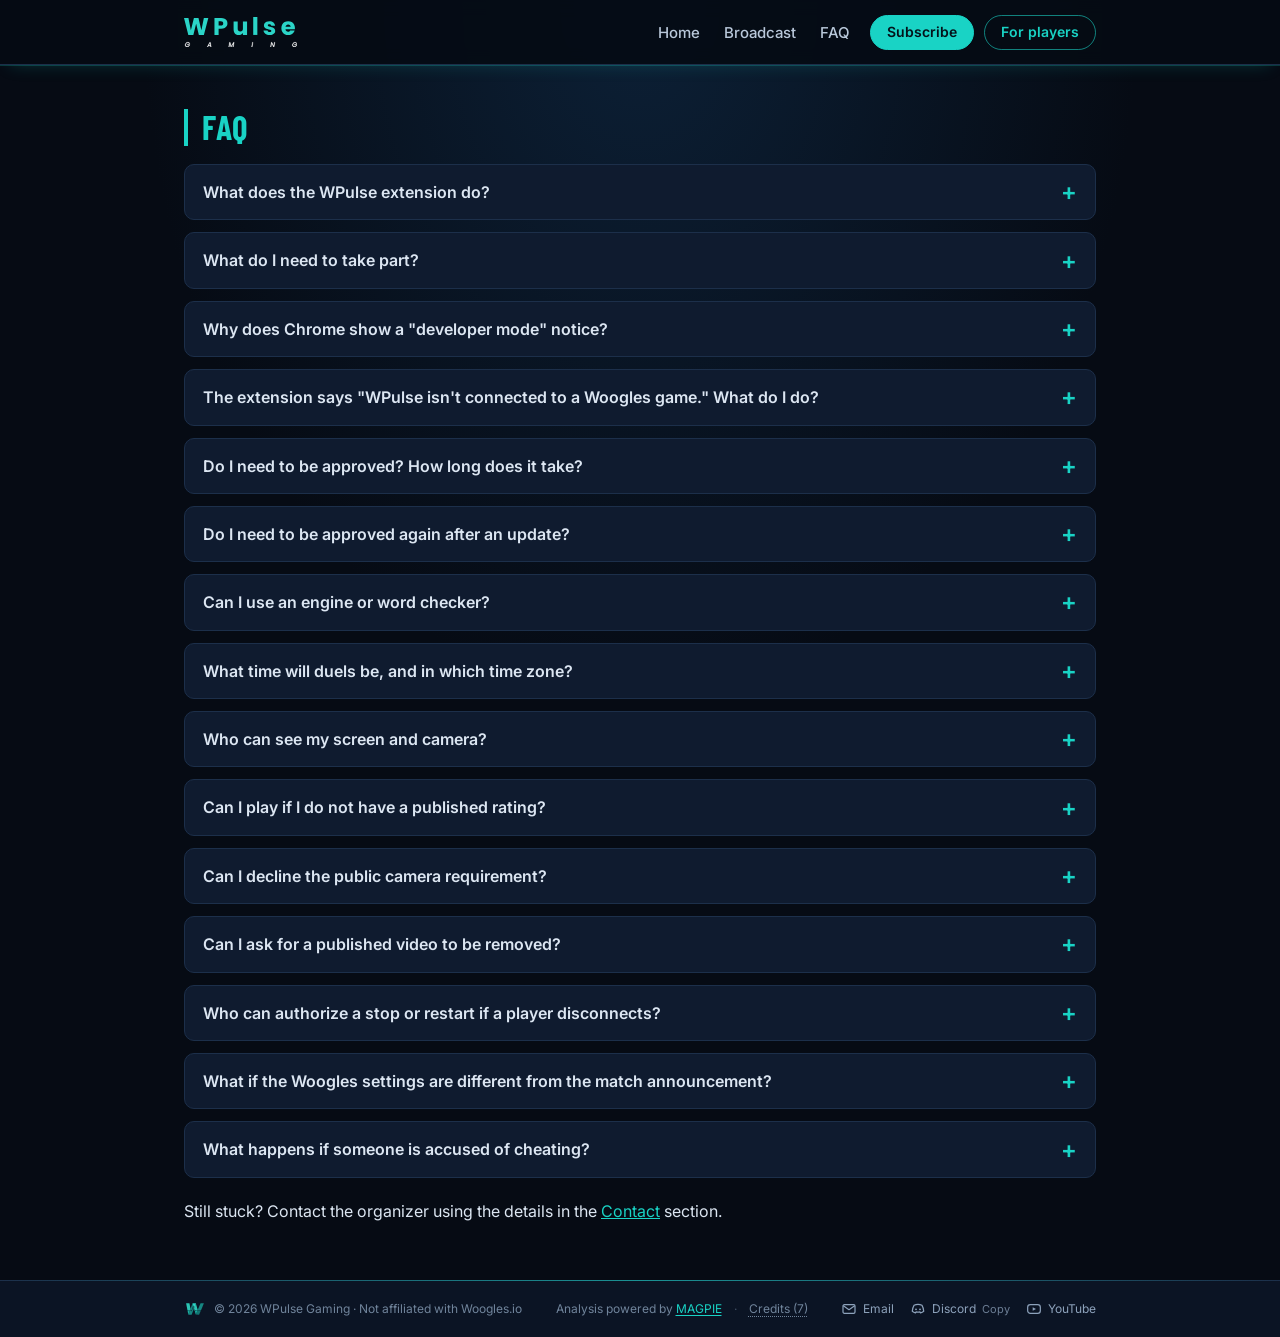
<file: faq.html>
<!DOCTYPE html>
<html lang="en">
<head>
  <meta charset="utf-8">
  <meta name="viewport" content="width=device-width, initial-scale=1">
  <title>FAQ &middot; WPulse Gaming</title>
  <meta name="description" content="Answers to common questions from WPulse Gaming players: the extension, approval, what you need to take part, time zones, cameras and recording, disconnects and fair play.">
  <meta name="theme-color" content="#060b14">
  <link rel="icon" href="favicon.ico?v=2" sizes="32x32">
  <link rel="icon" href="images/favicon.svg?v=2" type="image/svg+xml">

  <!-- Link previews (WhatsApp, Discord, X, Facebook, etc.). The preview image is images/davidvshassan.png (1919x1079); keep og:image:width/height in step if it changes. -->
  <meta property="og:type" content="website">
  <meta property="og:site_name" content="WPulse Gaming">
  <meta property="og:title" content="FAQ &middot; WPulse Gaming">
  <meta property="og:description" content="Answers to common questions about the WPulse extension, approval, cameras and recording, and fair play.">
  <meta property="og:url" content="https://wpulsegaming.runs-at.dev/faq.html">
  <meta property="og:image" content="https://wpulsegaming.runs-at.dev/images/davidvshassan.png">
  <meta property="og:image:width" content="1919">
  <meta property="og:image:height" content="1079">
  <meta property="og:image:alt" content="WPulse Duel 1: David Ojih vs Hassan Wasiu on the WPulse broadcast">
  <meta name="twitter:card" content="summary_large_image">
  <meta name="twitter:title" content="FAQ &middot; WPulse Gaming">
  <meta name="twitter:description" content="Answers to common questions about the WPulse extension, approval, cameras and recording, and fair play.">
  <meta name="twitter:image" content="https://wpulsegaming.runs-at.dev/images/davidvshassan.png">

  <!-- Fonts only (no scripts, no tracking). Falls back to system fonts if blocked. -->
  <link rel="preconnect" href="https://fonts.googleapis.com">
  <link rel="preconnect" href="https://fonts.gstatic.com" crossorigin>
  <link href="https://fonts.googleapis.com/css2?family=Barlow+Condensed:wght@500;600;700&family=Inter:wght@400;500;600;700&display=swap" rel="stylesheet">

  <link rel="stylesheet" href="styles.css">
  <style>
    /* Inactive "coming soon" stream label (no link). Remove with the TODO comments when the stream is ready. */
    .btn-off { background: #16253b; color: #8da2bb; border: 2px dashed #2a4263; cursor: not-allowed; user-select: none; }
    .off-text { color: #8da2bb; font-style: italic; }
  </style>
</head>
</head>
<body class="page-faq">

<!-- Contact icons: simple single-colour SVG symbols (inherit text colour), reused below with <use>. -->
<svg width="0" height="0" style="position:absolute" aria-hidden="true" focusable="false">
  <symbol id="icon-email" viewBox="0 0 24 24">
    <rect x="3" y="5.5" width="18" height="13" rx="2" fill="none" stroke="currentColor" stroke-width="1.8"/>
    <path d="M3.5 7l8.5 6 8.5-6" fill="none" stroke="currentColor" stroke-width="1.8" stroke-linejoin="round"/>
  </symbol>
  <symbol id="icon-youtube" viewBox="0 0 24 24">
    <rect x="2.5" y="5.5" width="19" height="13" rx="4" fill="none" stroke="currentColor" stroke-width="1.8"/>
    <path d="M10 9.2v5.6l5-2.8z" fill="currentColor"/>
  </symbol>
  <symbol id="icon-discord" viewBox="0 0 24 24">
    <path d="M6 6.5c1.9-1 3.8-1.5 6-1.5s4.1.5 6 1.5c1.6 2.7 2.4 5.7 2.6 9-1.6 1.3-3.2 2-4.8 2.4l-1-1.6c-.9.2-1.8.3-2.8.3s-1.9-.1-2.8-.3l-1 1.6c-1.6-.4-3.2-1.1-4.8-2.4.2-3.3 1-6.3 2.6-9z" fill="none" stroke="currentColor" stroke-width="1.8" stroke-linejoin="round"/>
    <circle cx="9" cy="12.5" r="1.4" fill="currentColor"/>
    <circle cx="15" cy="12.5" r="1.4" fill="currentColor"/>
  </symbol>
  <!-- Design icons: 1.75px line icons, decorative (used with aria-hidden). -->
  <symbol id="i-camera" viewBox="0 0 24 24" fill="none" stroke="currentColor" stroke-width="1.75" stroke-linecap="round" stroke-linejoin="round"><path d="M3 8a2 2 0 0 1 2-2h2l1.5-2h7L17 6h2a2 2 0 0 1 2 2v9a2 2 0 0 1-2 2H5a2 2 0 0 1-2-2z"/><circle cx="12" cy="12.5" r="3.5"/></symbol>
  <symbol id="i-phone" viewBox="0 0 24 24" fill="none" stroke="currentColor" stroke-width="1.75" stroke-linecap="round" stroke-linejoin="round"><rect x="7" y="2.5" width="10" height="19" rx="2.5"/><path d="M11 18.5h2"/></symbol>
  <symbol id="i-monitor" viewBox="0 0 24 24" fill="none" stroke="currentColor" stroke-width="1.75" stroke-linecap="round" stroke-linejoin="round"><rect x="3" y="4" width="18" height="12" rx="2"/><path d="M8 20h8M12 16v4"/></symbol>
  <symbol id="i-shield-check" viewBox="0 0 24 24" fill="none" stroke="currentColor" stroke-width="1.75" stroke-linecap="round" stroke-linejoin="round"><path d="M12 3l7 3v5.5c0 4.5-3 8-7 9.5-4-1.5-7-5-7-9.5V6z"/><path d="M9 12l2 2 4-4"/></symbol>
  <symbol id="i-shield" viewBox="0 0 24 24" fill="none" stroke="currentColor" stroke-width="1.75" stroke-linecap="round" stroke-linejoin="round"><path d="M12 3l7 3v5.5c0 4.5-3 8-7 9.5-4-1.5-7-5-7-9.5V6z"/></symbol>
  <symbol id="i-ban" viewBox="0 0 24 24" fill="none" stroke="currentColor" stroke-width="1.75" stroke-linecap="round" stroke-linejoin="round"><circle cx="12" cy="12" r="9"/><path d="M5.6 5.6l12.8 12.8"/></symbol>
  <symbol id="i-check" viewBox="0 0 24 24" fill="none" stroke="currentColor" stroke-width="1.75" stroke-linecap="round" stroke-linejoin="round"><path d="M5 12.5l4.5 4.5L19 7.5"/></symbol>
  <symbol id="i-clock" viewBox="0 0 24 24" fill="none" stroke="currentColor" stroke-width="1.75" stroke-linecap="round" stroke-linejoin="round"><circle cx="12" cy="12" r="9"/><path d="M12 7v5l3 2"/></symbol>
  <symbol id="i-headphones-off" viewBox="0 0 24 24" fill="none" stroke="currentColor" stroke-width="1.75" stroke-linecap="round" stroke-linejoin="round"><path d="M4 15v-3a8 8 0 0 1 12-6.9M20 12v3"/><rect x="3" y="14" width="4" height="6" rx="1.5"/><rect x="17" y="14" width="4" height="6" rx="1.5"/><path d="M3 3l18 18"/></symbol>
  <symbol id="i-lightbulb" viewBox="0 0 24 24" fill="none" stroke="currentColor" stroke-width="1.75" stroke-linecap="round" stroke-linejoin="round"><path d="M9 18h6M10 21h4M12 3a6 6 0 0 0-3.5 10.9c.6.5 1 1.2 1 2.1h5c0-.9.4-1.6 1-2.1A6 6 0 0 0 12 3z"/></symbol>
  <symbol id="i-file" viewBox="0 0 24 24" fill="none" stroke="currentColor" stroke-width="1.75" stroke-linecap="round" stroke-linejoin="round"><path d="M6 3h8l4 4v14H6z"/><path d="M14 3v4h4M9 12h6M9 16h6"/></symbol>
  <symbol id="i-play" viewBox="0 0 24 24" fill="none" stroke="currentColor" stroke-width="1.75" stroke-linecap="round" stroke-linejoin="round"><circle cx="12" cy="12" r="9"/><path d="M10 8.5v7l6-3.5z"/></symbol>
  <symbol id="i-layout" viewBox="0 0 24 24" fill="none" stroke="currentColor" stroke-width="1.75" stroke-linecap="round" stroke-linejoin="round"><rect x="3" y="4" width="18" height="16" rx="2"/><path d="M3 10h18M10 10v10"/></symbol>
  <symbol id="i-message" viewBox="0 0 24 24" fill="none" stroke="currentColor" stroke-width="1.75" stroke-linecap="round" stroke-linejoin="round"><path d="M4 5h16v11H9l-5 4z"/></symbol>
  <symbol id="i-image" viewBox="0 0 24 24" fill="none" stroke="currentColor" stroke-width="1.75" stroke-linecap="round" stroke-linejoin="round"><rect x="3" y="4" width="18" height="16" rx="2"/><circle cx="9" cy="10" r="1.8"/><path d="M21 16l-5-5-8 8"/></symbol>
  <symbol id="i-download" viewBox="0 0 24 24" fill="none" stroke="currentColor" stroke-width="1.75" stroke-linecap="round" stroke-linejoin="round"><path d="M12 3v12M7 11l5 5 5-5M4 20h16"/></symbol>
  <symbol id="i-calendar" viewBox="0 0 24 24" fill="none" stroke="currentColor" stroke-width="1.75" stroke-linecap="round" stroke-linejoin="round"><rect x="3.5" y="5" width="17" height="15.5" rx="2"/><path d="M3.5 10h17M8 3v4M16 3v4"/></symbol>
  <symbol id="i-flag" viewBox="0 0 24 24" fill="none" stroke="currentColor" stroke-width="1.75" stroke-linecap="round" stroke-linejoin="round"><path d="M5 21V4M5 4h11l-2 4 2 4H5"/></symbol>
  <symbol id="i-book" viewBox="0 0 24 24" fill="none" stroke="currentColor" stroke-width="1.75" stroke-linecap="round" stroke-linejoin="round"><path d="M3.5 5.5H10a2 2 0 0 1 2 2V20a2 2 0 0 0-2-2H3.5zM20.5 5.5H14a2 2 0 0 0-2 2V20a2 2 0 0 1 2-2h6.5z"/></symbol>
  <symbol id="i-star" viewBox="0 0 24 24" fill="none" stroke="currentColor" stroke-width="1.75" stroke-linecap="round" stroke-linejoin="round"><path d="M12 3.5l2.6 5.3 5.9.9-4.3 4.1 1 5.8L12 16.8 6.8 19.6l1-5.8L3.5 9.7l5.9-.9z"/></symbol>
  <symbol id="i-globe" viewBox="0 0 24 24" fill="none" stroke="currentColor" stroke-width="1.75" stroke-linecap="round" stroke-linejoin="round"><circle cx="12" cy="12" r="9"/><path d="M3 12h18M12 3c3 3 3 15 0 18M12 3c-3 3-3 15 0 18"/></symbol>
  <symbol id="i-alert" viewBox="0 0 24 24" fill="none" stroke="currentColor" stroke-width="1.75" stroke-linecap="round" stroke-linejoin="round"><path d="M12 3.5l9.5 16.5h-19z"/><path d="M12 10v4.5M12 17.5v.01"/></symbol>
  <symbol id="i-cpu" viewBox="0 0 24 24" fill="none" stroke="currentColor" stroke-width="1.75" stroke-linecap="round" stroke-linejoin="round"><rect x="6" y="6" width="12" height="12" rx="2"/><rect x="9.5" y="9.5" width="5" height="5"/><path d="M9 2.5v3M15 2.5v3M9 18.5v3M15 18.5v3M2.5 9h3M2.5 15h3M18.5 9h3M18.5 15h3"/></symbol>
  <symbol id="i-list" viewBox="0 0 24 24" fill="none" stroke="currentColor" stroke-width="1.75" stroke-linecap="round" stroke-linejoin="round"><path d="M8 6h12M8 12h12M8 18h12M4 6h.01M4 12h.01M4 18h.01"/></symbol>
  <symbol id="i-clipboard" viewBox="0 0 24 24" fill="none" stroke="currentColor" stroke-width="1.75" stroke-linecap="round" stroke-linejoin="round"><rect x="6" y="4" width="12" height="17" rx="2"/><path d="M9 4V3h6v1M9 11h6M9 15h4"/></symbol>
  <symbol id="i-wifi" viewBox="0 0 24 24" fill="none" stroke="currentColor" stroke-width="1.75" stroke-linecap="round" stroke-linejoin="round"><path d="M3 9a14 14 0 0 1 18 0M6 12.5a9.5 9.5 0 0 1 12 0M9 16a5 5 0 0 1 6 0M12 19.5v.01"/></symbol>
  <symbol id="i-scale" viewBox="0 0 24 24" fill="none" stroke="currentColor" stroke-width="1.75" stroke-linecap="round" stroke-linejoin="round"><path d="M12 4v16M6 20h12M5 7h14M5 7l-3 7a3.5 3.5 0 0 0 6 0zM19 7l-3 7a3.5 3.5 0 0 0 6 0z"/></symbol>
  <symbol id="i-eye" viewBox="0 0 24 24" fill="none" stroke="currentColor" stroke-width="1.75" stroke-linecap="round" stroke-linejoin="round"><path d="M2 12s3.5-7 10-7 10 7 10 7-3.5 7-10 7-10-7-10-7z"/><circle cx="12" cy="12" r="3"/></symbol>
  <symbol id="i-trophy" viewBox="0 0 24 24" fill="none" stroke="currentColor" stroke-width="1.75" stroke-linecap="round" stroke-linejoin="round"><path d="M8 4h8v5a4 4 0 0 1-8 0zM8 6H4a3 3 0 0 0 4 4M16 6h4a3 3 0 0 1-4 4M12 13v4M8.5 20h7"/></symbol>
  <symbol id="i-board" viewBox="0 0 24 24" fill="none" stroke="currentColor" stroke-width="1.75" stroke-linecap="round" stroke-linejoin="round"><rect x="3" y="3" width="18" height="18" rx="2"/><path d="M9 3v18M15 3v18M3 9h18M3 15h18"/></symbol>
  <symbol id="i-tiles" viewBox="0 0 24 24" fill="none" stroke="currentColor" stroke-width="1.75" stroke-linecap="round" stroke-linejoin="round"><rect x="3" y="8" width="8" height="8" rx="1.5"/><rect x="13" y="8" width="8" height="8" rx="1.5"/></symbol>
  <symbol id="i-bars" viewBox="0 0 24 24" fill="none" stroke="currentColor" stroke-width="1.75" stroke-linecap="round" stroke-linejoin="round"><path d="M5 20V12M12 20V5M19 20v-9"/></symbol>
  <symbol id="i-user" viewBox="0 0 24 24" fill="none" stroke="currentColor" stroke-width="1.75" stroke-linecap="round" stroke-linejoin="round"><circle cx="12" cy="8" r="4"/><path d="M4 21a8 8 0 0 1 16 0"/></symbol>
  <symbol id="i-at" viewBox="0 0 24 24" fill="none" stroke="currentColor" stroke-width="1.75" stroke-linecap="round" stroke-linejoin="round"><circle cx="12" cy="12" r="3.5"/><path d="M15.5 12v1.5a2.5 2.5 0 0 0 5 0V12a8.5 8.5 0 1 0-3.5 6.9"/></symbol>
  <symbol id="i-instagram" viewBox="0 0 24 24" fill="none" stroke="currentColor" stroke-width="1.75" stroke-linecap="round" stroke-linejoin="round"><rect x="3.5" y="3.5" width="17" height="17" rx="5"/><circle cx="12" cy="12" r="4"/><path d="M17.2 6.8v.01"/></symbol>
  <symbol id="i-linkedin" viewBox="0 0 24 24" fill="none" stroke="currentColor" stroke-width="1.75" stroke-linecap="round" stroke-linejoin="round"><rect x="3.5" y="3.5" width="17" height="17" rx="3"/><path d="M8 10.5V16M8 7.6v.01M12 16v-5.5M12 12.8c0-1.4 1-2.3 2.3-2.3s2.2.9 2.2 2.4V16"/></symbol>
  <symbol id="i-pen" viewBox="0 0 24 24" fill="none" stroke="currentColor" stroke-width="1.75" stroke-linecap="round" stroke-linejoin="round"><path d="M4 20l1-4L16.5 4.5a2.1 2.1 0 0 1 3 3L8 19z"/><path d="M14 7l3 3"/></symbol>
  <symbol id="i-arrow-up-right" viewBox="0 0 24 24" fill="none" stroke="currentColor" stroke-width="1.75" stroke-linecap="round" stroke-linejoin="round"><path d="M5 19L18 6M10 6h8v8"/></symbol>
  <symbol id="i-type" viewBox="0 0 24 24" fill="none" stroke="currentColor" stroke-width="1.75" stroke-linecap="round" stroke-linejoin="round"><path d="M5 7V5h14v2M12 5v14M9 19h6"/></symbol>
  <symbol id="i-cursor" viewBox="0 0 24 24" fill="none" stroke="currentColor" stroke-width="1.75" stroke-linecap="round" stroke-linejoin="round"><path d="M6 4l12 7.5-5.2 1.3L10.5 18z"/><path d="M14 15l4 4"/></symbol>
  <symbol id="i-question" viewBox="0 0 24 24" fill="none" stroke="currentColor" stroke-width="1.75" stroke-linecap="round" stroke-linejoin="round"><path d="M9 9.2a3.1 3.1 0 1 1 4.6 2.7c-1 .6-1.6 1.2-1.6 2.3M12 17.6v.01"/></symbol>
  <symbol id="i-bell" viewBox="0 0 24 24" fill="none" stroke="currentColor" stroke-width="1.75" stroke-linecap="round" stroke-linejoin="round"><path d="M6 16v-5a6 6 0 1 1 12 0v5l2 2.5H4zM10 21h4"/></symbol>
  <symbol id="i-copy" viewBox="0 0 24 24" fill="none" stroke="currentColor" stroke-width="1.75" stroke-linecap="round" stroke-linejoin="round"><rect x="9" y="9" width="11" height="11" rx="2"/><path d="M5 15V6a2 2 0 0 1 2-2h8"/></symbol>
</svg>

<!-- =====================================================================
     STICKY MENU  (edit link text here; same menu as index.html, with page links)
     ===================================================================== -->
<header class="topbar">
  <div class="wrap">
    <a class="brand" href="index.html" aria-label="WPulse Gaming, back to the home page"><img src="images/wpulse-wordmark.svg" width="98" height="26" alt="WPulse Gaming"></a>
    <button class="nav-toggle" type="button" aria-label="Menu" aria-expanded="false" aria-controls="site-nav"><span class="nav-toggle-bars" aria-hidden="true"></span></button>
    <nav class="nav" id="site-nav" aria-label="Site pages">
      <a href="index.html">Home</a>
      <a href="stream.html">Broadcast</a>
      <a href="faq.html" aria-current="page">FAQ</a>
      <a class="nav-sub" href="https://www.youtube.com/@WPulseGaming?sub_confirmation=1" target="_blank" rel="noopener noreferrer">Subscribe</a>
      <a class="nav-pill nav-cta" href="players.html">For players</a>
    </nav>
  </div>
</header>

<!-- Table of contents: shown as a sticky sidebar on wide desktop screens only. Keep its links in step with the sections. -->
<nav class="toc" aria-label="On this page">
  <p class="toc-title">On this page</p>
  <a href="#faq">FAQ</a>
  <a href="#contact">Contact</a>
</nav>
<main id="top">

<!-- =====================================================================
     SECTION 6: FAQ / TROUBLESHOOTING
     To add a question: copy one <details>...</details> block.
     ===================================================================== -->
<section id="faq">
  <div class="wrap faq">
    <div class="section-head">
      <h2>FAQ</h2>
    </div>

    <details>
      <summary>What does the WPulse extension do?</summary>
      <div class="answer"><p>It reads the game information that the Woogles page already shows (board, scores, clocks, moves and your own rack) plus your Woogles username, and sends it to the live stream overlay. It does not play or change your game, and it never asks for your Woogles password.</p></div>
    </details>
    <details>
      <summary>What do I need to take part?</summary>
      <div class="answer"><p>A computer with Google Chrome for Woogles and the extension, a camera with a microphone (a phone works well), and a stable internet connection. See <a href="players.html#your-setup">Match-day setup</a>.</p></div>
    </details>
    <details>
      <summary>Why does Chrome show a "developer mode" notice?</summary>
      <div class="answer"><p>The extension is installed from a file instead of the Chrome Web Store, so Chrome shows a notice when it starts. Dismiss it. Do not remove the extension.</p></div>
    </details>
    <details>
      <summary>The extension says "WPulse isn't connected to a Woogles game." What do I do?</summary>
      <div class="answer"><p>Make sure you are on a game page at woogles.io, then reload the tab. If it still does not connect, message the organizer by email or Discord.</p></div>
    </details>
    <details>
      <summary>Do I need to be approved? How long does it take?</summary>
      <div class="answer"><p>Yes. Send your install ID, your name and your Woogles username(s) to the organizer. Until you are approved, nothing from your install reaches the stream.</p></div>
    </details>
    <details>
      <summary>Do I need to be approved again after an update?</summary>
      <div class="answer"><p>No. Your install ID stays the same when you update. See <a href="players.html#update">How to update WPulse</a>.</p></div>
    </details>
    <details>
      <summary>Can I use an engine or word checker?</summary>
      <div class="answer"><p>Not in standard competitive matches, which are engine-free. Engine-assisted demonstrations are separate and need advance announcement, nonrated status and both players' explicit agreement. See <a href="players.html#proctor">Fair play and the proctor</a>.</p></div>
    </details>
    <details>
      <summary>What time will duels be, and in which time zone?</summary>
      <div class="answer"><p>All times on this site are in West Africa Time (WAT, UTC+1). See <a href="index.html#schedule">Next duel &amp; schedule</a>.</p></div>
    </details>
    <details>
      <summary>Who can see my screen and camera?</summary>
      <div class="answer"><p>The proctor and organizer watch your camera and screen feeds. Your camera feed is used in the public broadcast, and match footage in replays, short clips and highlights. Your screen is used for proctoring only and is never shown in the public broadcast. See <a href="players.html#recording">Camera, screen sharing and recording</a>.</p></div>
    </details>
    <details>
      <summary>Can I play if I do not have a published rating?</summary>
      <div class="answer"><p>Possibly. It depends on the match being arranged. Include your approximate playing level and experience when applying if you do not have a published rating.</p></div>
    </details>
    <details>
      <summary>Can I decline the public camera requirement?</summary>
      <div class="answer"><p>The public camera is required for standard competitive matches. If you refuse it, you cannot play that format. Contact the organizer by email or Discord before accepting an invitation if you have a question or concern.</p></div>
    </details>
    <details>
      <summary>Can I ask for a published video to be removed?</summary>
      <div class="answer"><p>Yes. Contact the organizer by email or Discord. Published footage is normally retained; requests are reviewed case by case and removal is not guaranteed. See <a href="players.html#recording">Camera, screen sharing and recording</a>.</p></div>
    </details>

    <details>
      <summary>Who can authorize a stop or restart if a player disconnects?</summary>
      <div class="answer"><p>Only the organizer can authorize a pause. Notify the proctor or organizer immediately and wait for the organizer's instructions. See <a href="players.html#proctor">Fair play and the proctor</a>.</p></div>
    </details>
    <details>
      <summary>What if the Woogles settings are different from the match announcement?</summary>
      <div class="answer"><p>Report the mismatch to the organizer immediately. The organizer decides how to proceed, so do not assume the game may continue until the organizer confirms it. See <a href="players.html#proctor">Fair play and the proctor</a>.</p></div>
    </details>
    <details>
      <summary>What happens if someone is accused of cheating?</summary>
      <div class="answer"><p>The organizer reviews the available evidence, hears the player's explanation where appropriate, and documents the decision. See <a href="players.html#proctor">Fair play and the proctor</a>.</p></div>
    </details>

    <p style="margin-top:20px">Still stuck? Contact the organizer using the details in the <a href="#contact">Contact</a> section.</p>
  </div>
</section>

</main>

<!-- =====================================================================
     SECTION 7: CONTACT / FOOTER
     ===================================================================== -->
<footer id="contact">
  <div class="wrap ft-strip">
    <div class="ft-left">
      <img src="images/wpulse-icon-nobg.svg" width="40" height="40" alt="">
      <p class="ft-copy">&copy; 2026 WPulse Gaming &middot; Not affiliated with Woogles.io</p>
    </div>
    <div class="ft-mid">
      <p class="ft-engine">Analysis powered by <a href="https://github.com/jvc56/MAGPIE" target="_blank" rel="noopener">MAGPIE</a></p>
      <details class="ft-credits">
        <summary>Credits (7)</summary>
        <div class="ft-credits-body">
          <p class="ft-label">Contributors</p>
          <!-- Add or remove contributor names here -->
          <ul class="ft-names">
        <li>Adekoya Ridwan</li>
        <li>Adeleke Glory</li>
        <li>Imode Divine</li>
        <li>Nwabuzor Favour</li>
        <li>Kareem Jamiu</li>
        <li>Lateef Musa</li>
        <li>Victor Lawrence</li>
      </ul>
          <p class="credit-text">Best-move analysis on the WPulse stream is powered by <a href="https://github.com/jvc56/MAGPIE" target="_blank" rel="noopener">MAGPIE</a>, an open-source crossword game engine by Josh Castellano and contributors (github.com/jvc56/MAGPIE).</p>
        </div>
      </details>
    </div>
    <div class="contact-cards">
      <a class="contact-card" href="mailto:wpulsegaming@gmail.com"><svg class="ci" aria-hidden="true"><use href="#icon-email"/></svg><span class="cc-label">Email</span><span class="sr-only">: wpulsegaming@gmail.com</span></a>
      <div class="contact-card is-static" data-copy="wpulsegaming"><svg class="ci" aria-hidden="true"><use href="#icon-discord"/></svg><span class="cc-label">Discord</span><span class="cc-value sr-only">wpulsegaming</span><span class="cc-action"><span class="cc-action-label" aria-live="polite">Copy</span></span></div>
      <a class="contact-card" href="https://www.youtube.com/@WPulseGaming" target="_blank" rel="noopener noreferrer"><svg class="ci" aria-hidden="true"><use href="#icon-youtube"/></svg><span class="cc-label">YouTube</span><span class="sr-only">: @WPulseGaming</span></a>
    </div>
  </div>
</footer>

<script src="script.js" defer></script>
</body></html>
</file>
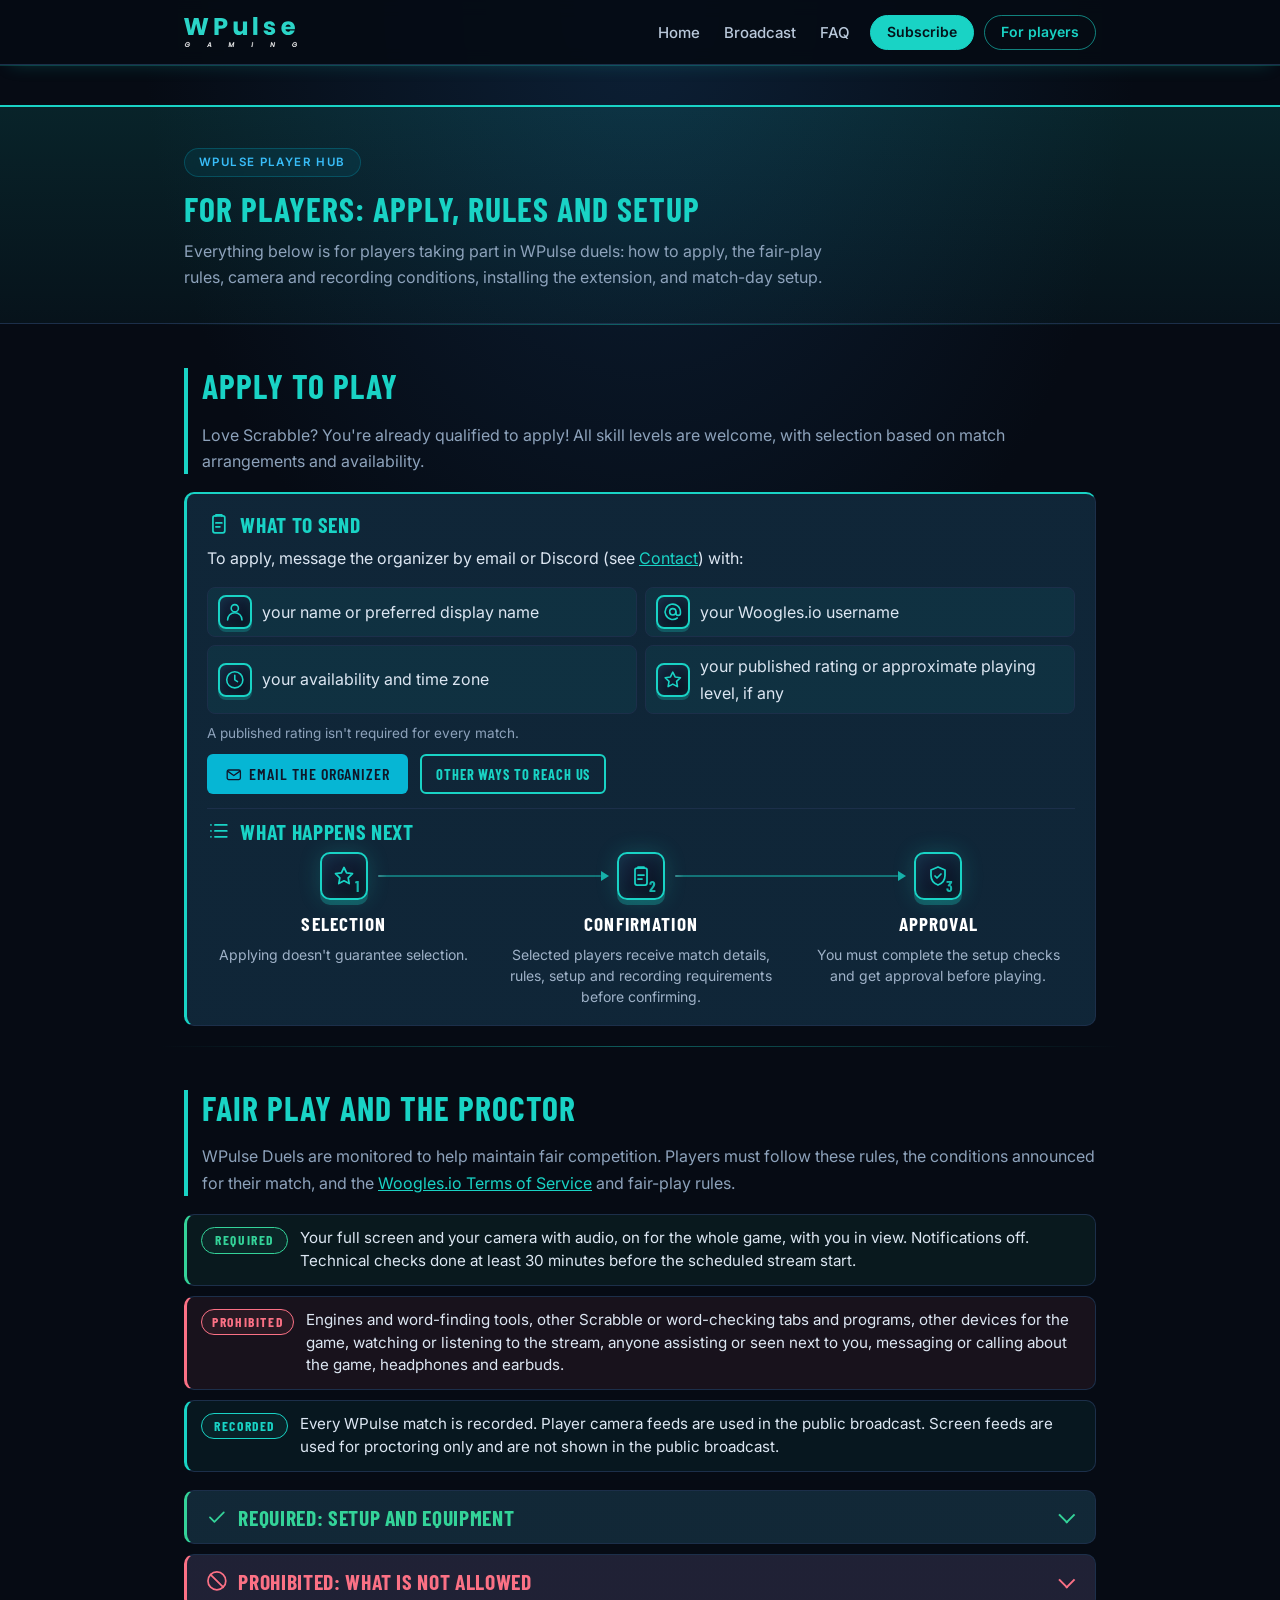
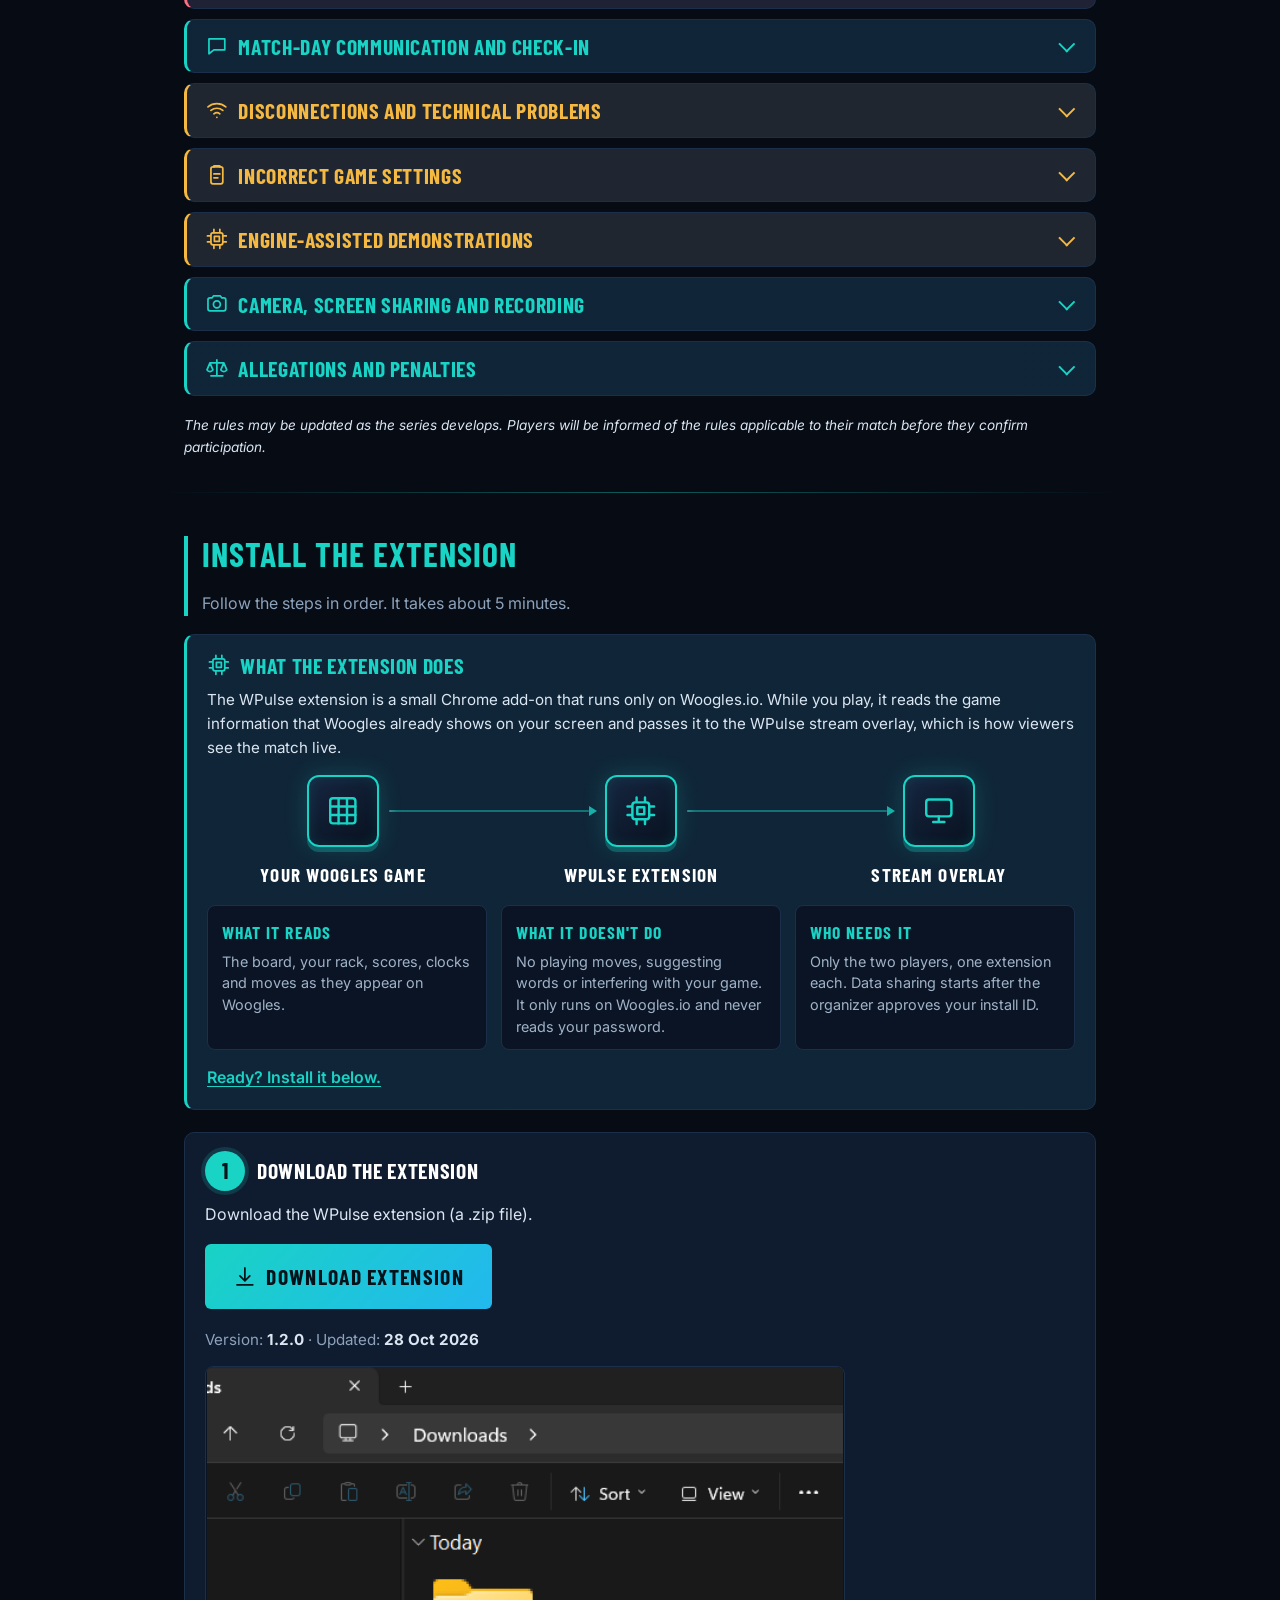
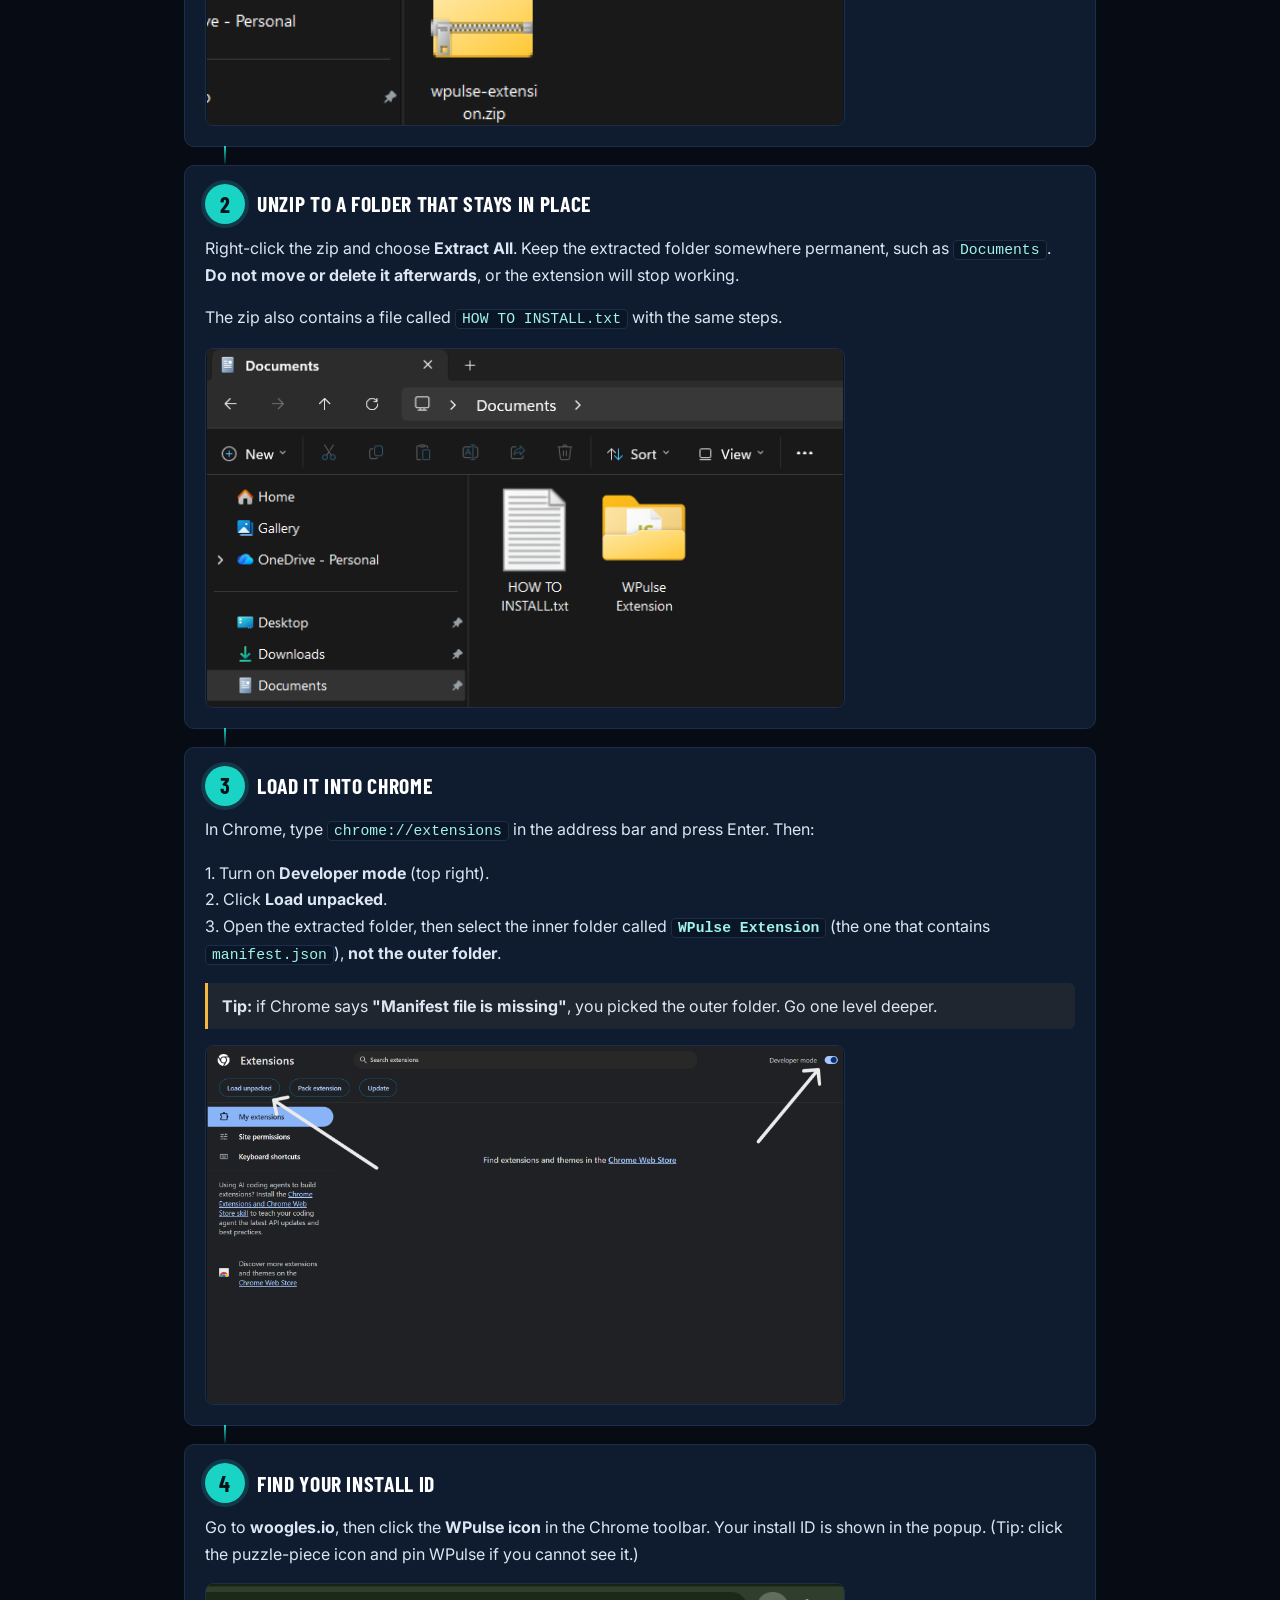
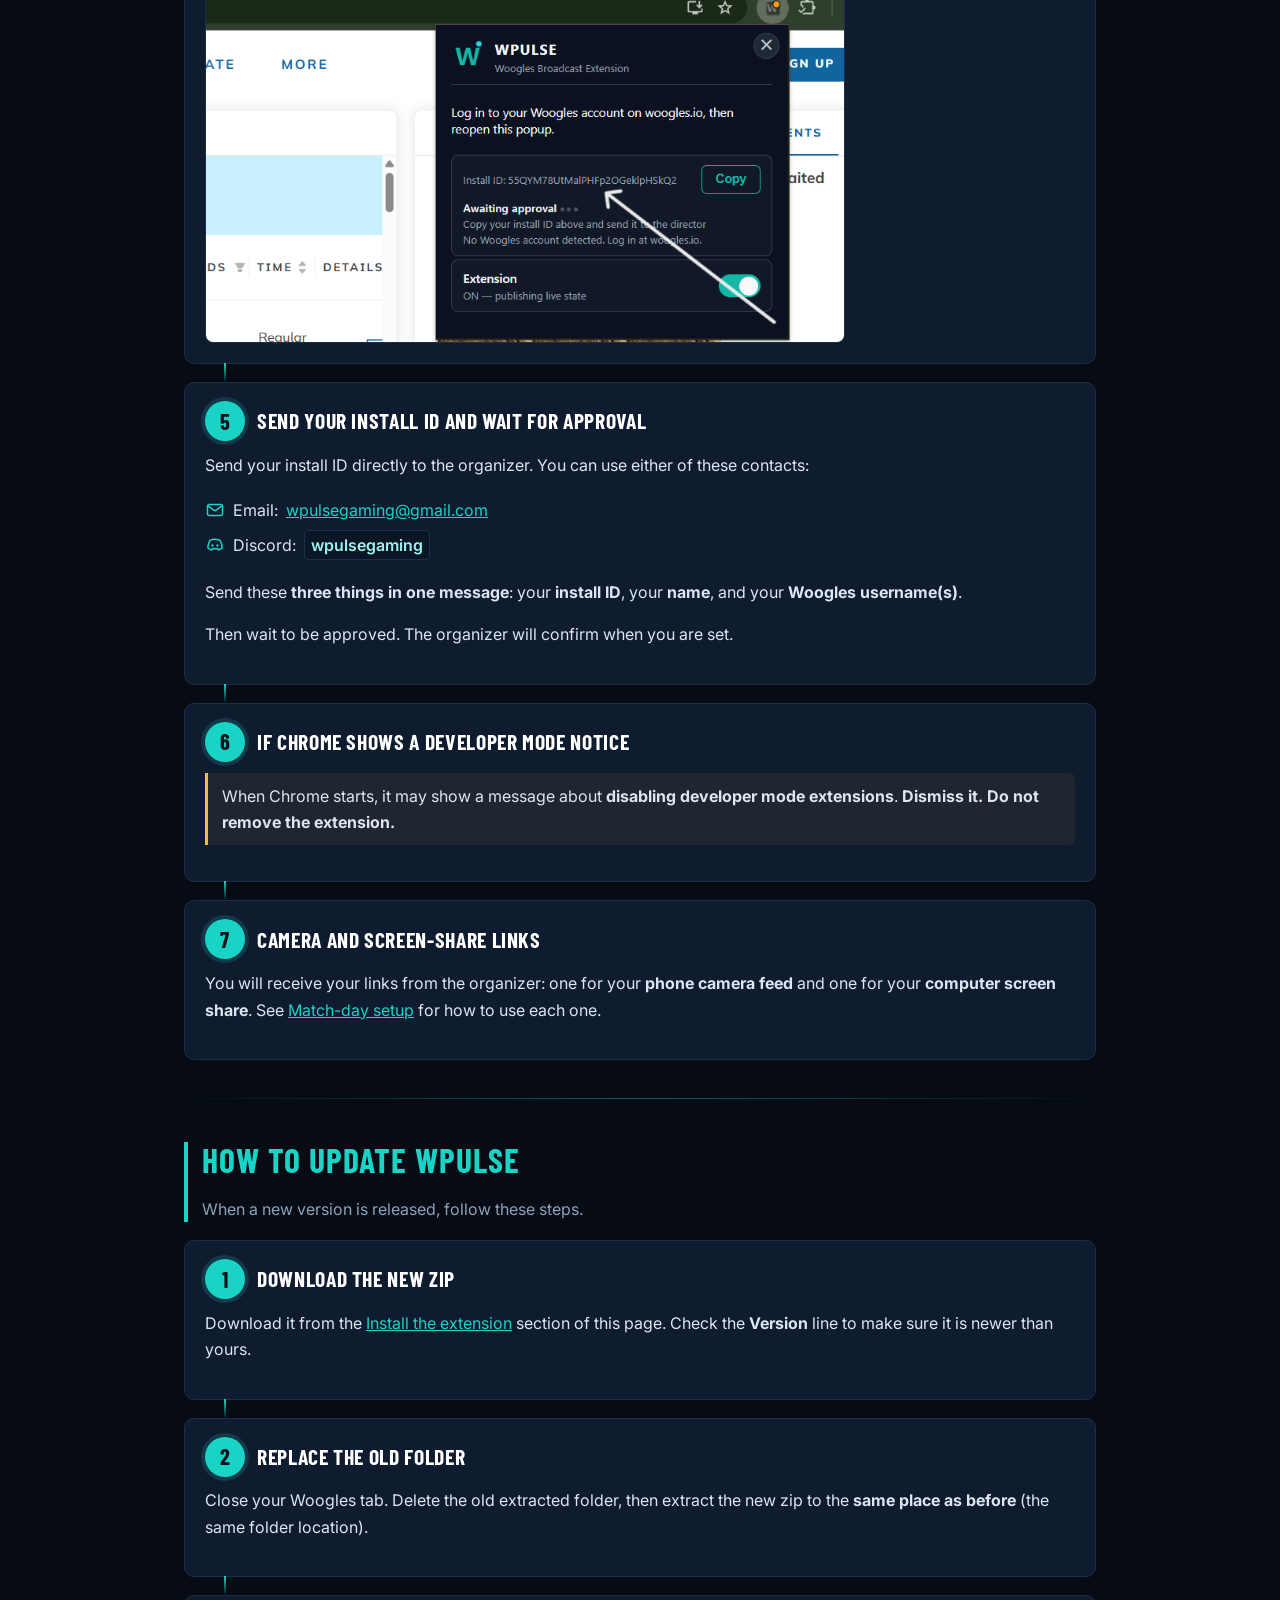
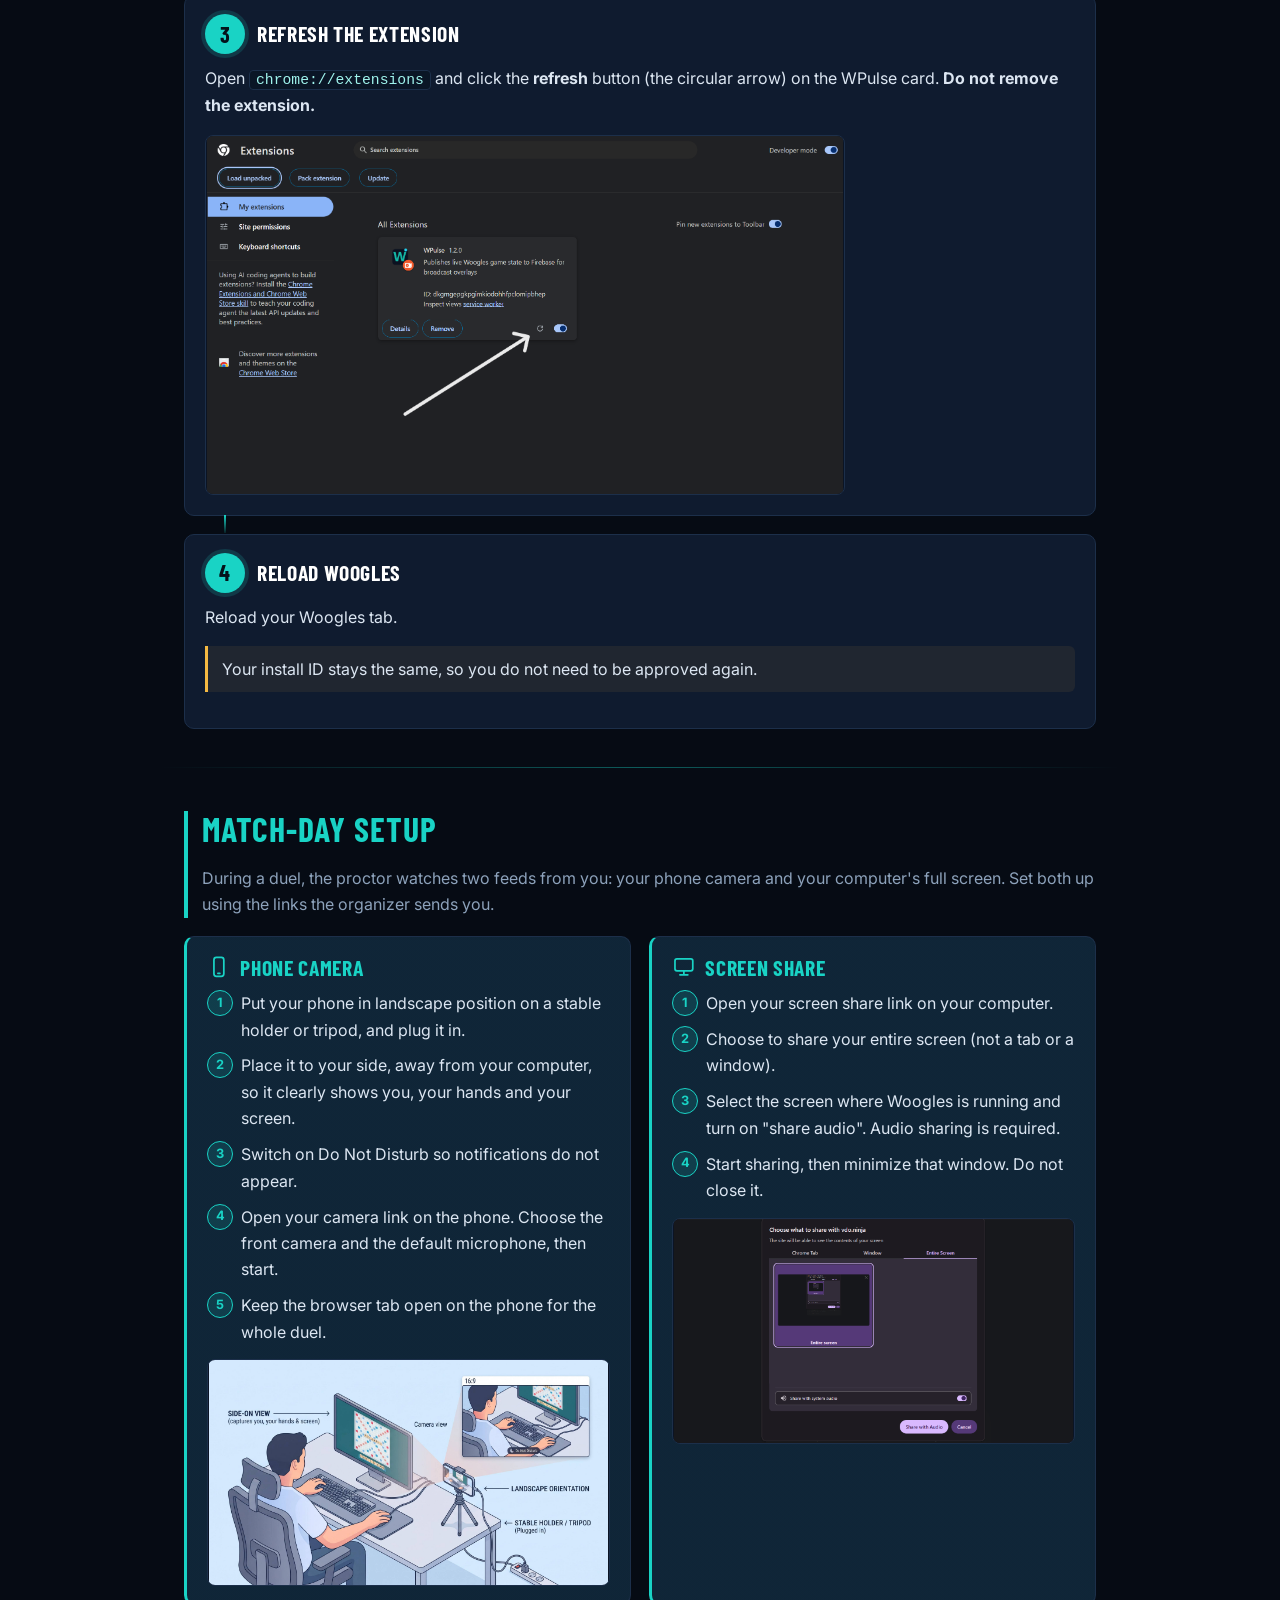
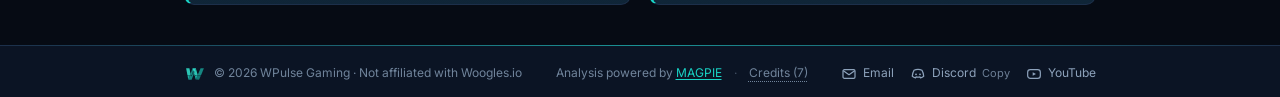
<file: players.html>
<!DOCTYPE html>
<html lang="en">
<head>
  <meta charset="utf-8">
  <meta name="viewport" content="width=device-width, initial-scale=1">
  <script>
    // The FAQ moved to faq.html: forward old #faq links with the same hash.
    (function () { if (location.hash === '#faq') location.replace('faq.html#faq'); })();
  </script>
  <title>WPulse Gaming: for players (apply, rules and setup)</title>
  <meta name="description" content="For players taking part in WPulse Gaming Scrabble duels: how to apply, the fair-play rules, camera and recording conditions, installing the WPulse extension, and match-day setup.">
  <meta name="theme-color" content="#060b14">
  <link rel="icon" href="favicon.ico?v=2" sizes="32x32">
  <link rel="icon" href="images/favicon.svg?v=2" type="image/svg+xml">

  <!-- Link previews (WhatsApp, Discord, X, Facebook, etc.). The preview image is images/davidvshassan.png (1919x1079); keep og:image:width/height in step if it changes. -->
  <meta property="og:type" content="website">
  <meta property="og:site_name" content="WPulse Gaming">
  <meta property="og:title" content="WPulse Gaming: for players (apply, rules and setup)">
  <meta property="og:description" content="How to apply to play in WPulse duels, the fair-play rules, camera and recording conditions, installing the extension and match-day setup.">
  <meta property="og:url" content="https://wpulsegaming.runs-at.dev/players.html">
  <meta property="og:image" content="https://wpulsegaming.runs-at.dev/images/davidvshassan.png">
  <meta property="og:image:width" content="1919">
  <meta property="og:image:height" content="1079">
  <meta property="og:image:alt" content="WPulse Duel 1: David Ojih vs Hassan Wasiu on the WPulse broadcast">
  <meta name="twitter:card" content="summary_large_image">
  <meta name="twitter:title" content="WPulse Gaming: for players (apply, rules and setup)">
  <meta name="twitter:description" content="How to apply to play in WPulse duels, the fair-play rules, camera and recording conditions, installing the extension and match-day setup.">
  <meta name="twitter:image" content="https://wpulsegaming.runs-at.dev/images/davidvshassan.png">

  <!-- Fonts only (no scripts, no tracking). Falls back to system fonts if blocked. -->
  <link rel="preconnect" href="https://fonts.googleapis.com">
  <link rel="preconnect" href="https://fonts.gstatic.com" crossorigin>
  <link href="https://fonts.googleapis.com/css2?family=Barlow+Condensed:wght@500;600;700&family=Inter:wght@400;500;600;700&display=swap" rel="stylesheet">

  <link rel="stylesheet" href="styles.css">
  <style>
    /* Inactive "coming soon" stream label (no link). Remove with the TODO comments when the stream is ready. */
    .btn-off { background: #16253b; color: #8da2bb; border: 2px dashed #2a4263; cursor: not-allowed; user-select: none; }
    .off-text { color: #8da2bb; font-style: italic; }
  </style>
</head>
</head>
<body class="page-players">

<!-- Contact icons: simple single-colour SVG symbols (inherit text colour), reused below with <use>. -->
<svg width="0" height="0" style="position:absolute" aria-hidden="true" focusable="false">
  <symbol id="icon-email" viewBox="0 0 24 24">
    <rect x="3" y="5.5" width="18" height="13" rx="2" fill="none" stroke="currentColor" stroke-width="1.8"/>
    <path d="M3.5 7l8.5 6 8.5-6" fill="none" stroke="currentColor" stroke-width="1.8" stroke-linejoin="round"/>
  </symbol>
  <symbol id="icon-youtube" viewBox="0 0 24 24">
    <rect x="2.5" y="5.5" width="19" height="13" rx="4" fill="none" stroke="currentColor" stroke-width="1.8"/>
    <path d="M10 9.2v5.6l5-2.8z" fill="currentColor"/>
  </symbol>
  <symbol id="icon-discord" viewBox="0 0 24 24">
    <path d="M6 6.5c1.9-1 3.8-1.5 6-1.5s4.1.5 6 1.5c1.6 2.7 2.4 5.7 2.6 9-1.6 1.3-3.2 2-4.8 2.4l-1-1.6c-.9.2-1.8.3-2.8.3s-1.9-.1-2.8-.3l-1 1.6c-1.6-.4-3.2-1.1-4.8-2.4.2-3.3 1-6.3 2.6-9z" fill="none" stroke="currentColor" stroke-width="1.8" stroke-linejoin="round"/>
    <circle cx="9" cy="12.5" r="1.4" fill="currentColor"/>
    <circle cx="15" cy="12.5" r="1.4" fill="currentColor"/>
  </symbol>
  <!-- Design icons: 1.75px line icons, decorative (used with aria-hidden). -->
  <symbol id="i-camera" viewBox="0 0 24 24" fill="none" stroke="currentColor" stroke-width="1.75" stroke-linecap="round" stroke-linejoin="round"><path d="M3 8a2 2 0 0 1 2-2h2l1.5-2h7L17 6h2a2 2 0 0 1 2 2v9a2 2 0 0 1-2 2H5a2 2 0 0 1-2-2z"/><circle cx="12" cy="12.5" r="3.5"/></symbol>
  <symbol id="i-phone" viewBox="0 0 24 24" fill="none" stroke="currentColor" stroke-width="1.75" stroke-linecap="round" stroke-linejoin="round"><rect x="7" y="2.5" width="10" height="19" rx="2.5"/><path d="M11 18.5h2"/></symbol>
  <symbol id="i-monitor" viewBox="0 0 24 24" fill="none" stroke="currentColor" stroke-width="1.75" stroke-linecap="round" stroke-linejoin="round"><rect x="3" y="4" width="18" height="12" rx="2"/><path d="M8 20h8M12 16v4"/></symbol>
  <symbol id="i-shield-check" viewBox="0 0 24 24" fill="none" stroke="currentColor" stroke-width="1.75" stroke-linecap="round" stroke-linejoin="round"><path d="M12 3l7 3v5.5c0 4.5-3 8-7 9.5-4-1.5-7-5-7-9.5V6z"/><path d="M9 12l2 2 4-4"/></symbol>
  <symbol id="i-shield" viewBox="0 0 24 24" fill="none" stroke="currentColor" stroke-width="1.75" stroke-linecap="round" stroke-linejoin="round"><path d="M12 3l7 3v5.5c0 4.5-3 8-7 9.5-4-1.5-7-5-7-9.5V6z"/></symbol>
  <symbol id="i-ban" viewBox="0 0 24 24" fill="none" stroke="currentColor" stroke-width="1.75" stroke-linecap="round" stroke-linejoin="round"><circle cx="12" cy="12" r="9"/><path d="M5.6 5.6l12.8 12.8"/></symbol>
  <symbol id="i-check" viewBox="0 0 24 24" fill="none" stroke="currentColor" stroke-width="1.75" stroke-linecap="round" stroke-linejoin="round"><path d="M5 12.5l4.5 4.5L19 7.5"/></symbol>
  <symbol id="i-clock" viewBox="0 0 24 24" fill="none" stroke="currentColor" stroke-width="1.75" stroke-linecap="round" stroke-linejoin="round"><circle cx="12" cy="12" r="9"/><path d="M12 7v5l3 2"/></symbol>
  <symbol id="i-headphones-off" viewBox="0 0 24 24" fill="none" stroke="currentColor" stroke-width="1.75" stroke-linecap="round" stroke-linejoin="round"><path d="M4 15v-3a8 8 0 0 1 12-6.9M20 12v3"/><rect x="3" y="14" width="4" height="6" rx="1.5"/><rect x="17" y="14" width="4" height="6" rx="1.5"/><path d="M3 3l18 18"/></symbol>
  <symbol id="i-lightbulb" viewBox="0 0 24 24" fill="none" stroke="currentColor" stroke-width="1.75" stroke-linecap="round" stroke-linejoin="round"><path d="M9 18h6M10 21h4M12 3a6 6 0 0 0-3.5 10.9c.6.5 1 1.2 1 2.1h5c0-.9.4-1.6 1-2.1A6 6 0 0 0 12 3z"/></symbol>
  <symbol id="i-file" viewBox="0 0 24 24" fill="none" stroke="currentColor" stroke-width="1.75" stroke-linecap="round" stroke-linejoin="round"><path d="M6 3h8l4 4v14H6z"/><path d="M14 3v4h4M9 12h6M9 16h6"/></symbol>
  <symbol id="i-play" viewBox="0 0 24 24" fill="none" stroke="currentColor" stroke-width="1.75" stroke-linecap="round" stroke-linejoin="round"><circle cx="12" cy="12" r="9"/><path d="M10 8.5v7l6-3.5z"/></symbol>
  <symbol id="i-layout" viewBox="0 0 24 24" fill="none" stroke="currentColor" stroke-width="1.75" stroke-linecap="round" stroke-linejoin="round"><rect x="3" y="4" width="18" height="16" rx="2"/><path d="M3 10h18M10 10v10"/></symbol>
  <symbol id="i-message" viewBox="0 0 24 24" fill="none" stroke="currentColor" stroke-width="1.75" stroke-linecap="round" stroke-linejoin="round"><path d="M4 5h16v11H9l-5 4z"/></symbol>
  <symbol id="i-image" viewBox="0 0 24 24" fill="none" stroke="currentColor" stroke-width="1.75" stroke-linecap="round" stroke-linejoin="round"><rect x="3" y="4" width="18" height="16" rx="2"/><circle cx="9" cy="10" r="1.8"/><path d="M21 16l-5-5-8 8"/></symbol>
  <symbol id="i-download" viewBox="0 0 24 24" fill="none" stroke="currentColor" stroke-width="1.75" stroke-linecap="round" stroke-linejoin="round"><path d="M12 3v12M7 11l5 5 5-5M4 20h16"/></symbol>
  <symbol id="i-calendar" viewBox="0 0 24 24" fill="none" stroke="currentColor" stroke-width="1.75" stroke-linecap="round" stroke-linejoin="round"><rect x="3.5" y="5" width="17" height="15.5" rx="2"/><path d="M3.5 10h17M8 3v4M16 3v4"/></symbol>
  <symbol id="i-flag" viewBox="0 0 24 24" fill="none" stroke="currentColor" stroke-width="1.75" stroke-linecap="round" stroke-linejoin="round"><path d="M5 21V4M5 4h11l-2 4 2 4H5"/></symbol>
  <symbol id="i-book" viewBox="0 0 24 24" fill="none" stroke="currentColor" stroke-width="1.75" stroke-linecap="round" stroke-linejoin="round"><path d="M3.5 5.5H10a2 2 0 0 1 2 2V20a2 2 0 0 0-2-2H3.5zM20.5 5.5H14a2 2 0 0 0-2 2V20a2 2 0 0 1 2-2h6.5z"/></symbol>
  <symbol id="i-star" viewBox="0 0 24 24" fill="none" stroke="currentColor" stroke-width="1.75" stroke-linecap="round" stroke-linejoin="round"><path d="M12 3.5l2.6 5.3 5.9.9-4.3 4.1 1 5.8L12 16.8 6.8 19.6l1-5.8L3.5 9.7l5.9-.9z"/></symbol>
  <symbol id="i-globe" viewBox="0 0 24 24" fill="none" stroke="currentColor" stroke-width="1.75" stroke-linecap="round" stroke-linejoin="round"><circle cx="12" cy="12" r="9"/><path d="M3 12h18M12 3c3 3 3 15 0 18M12 3c-3 3-3 15 0 18"/></symbol>
  <symbol id="i-alert" viewBox="0 0 24 24" fill="none" stroke="currentColor" stroke-width="1.75" stroke-linecap="round" stroke-linejoin="round"><path d="M12 3.5l9.5 16.5h-19z"/><path d="M12 10v4.5M12 17.5v.01"/></symbol>
  <symbol id="i-cpu" viewBox="0 0 24 24" fill="none" stroke="currentColor" stroke-width="1.75" stroke-linecap="round" stroke-linejoin="round"><rect x="6" y="6" width="12" height="12" rx="2"/><rect x="9.5" y="9.5" width="5" height="5"/><path d="M9 2.5v3M15 2.5v3M9 18.5v3M15 18.5v3M2.5 9h3M2.5 15h3M18.5 9h3M18.5 15h3"/></symbol>
  <symbol id="i-list" viewBox="0 0 24 24" fill="none" stroke="currentColor" stroke-width="1.75" stroke-linecap="round" stroke-linejoin="round"><path d="M8 6h12M8 12h12M8 18h12M4 6h.01M4 12h.01M4 18h.01"/></symbol>
  <symbol id="i-clipboard" viewBox="0 0 24 24" fill="none" stroke="currentColor" stroke-width="1.75" stroke-linecap="round" stroke-linejoin="round"><rect x="6" y="4" width="12" height="17" rx="2"/><path d="M9 4V3h6v1M9 11h6M9 15h4"/></symbol>
  <symbol id="i-wifi" viewBox="0 0 24 24" fill="none" stroke="currentColor" stroke-width="1.75" stroke-linecap="round" stroke-linejoin="round"><path d="M3 9a14 14 0 0 1 18 0M6 12.5a9.5 9.5 0 0 1 12 0M9 16a5 5 0 0 1 6 0M12 19.5v.01"/></symbol>
  <symbol id="i-scale" viewBox="0 0 24 24" fill="none" stroke="currentColor" stroke-width="1.75" stroke-linecap="round" stroke-linejoin="round"><path d="M12 4v16M6 20h12M5 7h14M5 7l-3 7a3.5 3.5 0 0 0 6 0zM19 7l-3 7a3.5 3.5 0 0 0 6 0z"/></symbol>
  <symbol id="i-eye" viewBox="0 0 24 24" fill="none" stroke="currentColor" stroke-width="1.75" stroke-linecap="round" stroke-linejoin="round"><path d="M2 12s3.5-7 10-7 10 7 10 7-3.5 7-10 7-10-7-10-7z"/><circle cx="12" cy="12" r="3"/></symbol>
  <symbol id="i-trophy" viewBox="0 0 24 24" fill="none" stroke="currentColor" stroke-width="1.75" stroke-linecap="round" stroke-linejoin="round"><path d="M8 4h8v5a4 4 0 0 1-8 0zM8 6H4a3 3 0 0 0 4 4M16 6h4a3 3 0 0 1-4 4M12 13v4M8.5 20h7"/></symbol>
  <symbol id="i-board" viewBox="0 0 24 24" fill="none" stroke="currentColor" stroke-width="1.75" stroke-linecap="round" stroke-linejoin="round"><rect x="3" y="3" width="18" height="18" rx="2"/><path d="M9 3v18M15 3v18M3 9h18M3 15h18"/></symbol>
  <symbol id="i-tiles" viewBox="0 0 24 24" fill="none" stroke="currentColor" stroke-width="1.75" stroke-linecap="round" stroke-linejoin="round"><rect x="3" y="8" width="8" height="8" rx="1.5"/><rect x="13" y="8" width="8" height="8" rx="1.5"/></symbol>
  <symbol id="i-bars" viewBox="0 0 24 24" fill="none" stroke="currentColor" stroke-width="1.75" stroke-linecap="round" stroke-linejoin="round"><path d="M5 20V12M12 20V5M19 20v-9"/></symbol>
  <symbol id="i-user" viewBox="0 0 24 24" fill="none" stroke="currentColor" stroke-width="1.75" stroke-linecap="round" stroke-linejoin="round"><circle cx="12" cy="8" r="4"/><path d="M4 21a8 8 0 0 1 16 0"/></symbol>
  <symbol id="i-at" viewBox="0 0 24 24" fill="none" stroke="currentColor" stroke-width="1.75" stroke-linecap="round" stroke-linejoin="round"><circle cx="12" cy="12" r="3.5"/><path d="M15.5 12v1.5a2.5 2.5 0 0 0 5 0V12a8.5 8.5 0 1 0-3.5 6.9"/></symbol>
  <symbol id="i-instagram" viewBox="0 0 24 24" fill="none" stroke="currentColor" stroke-width="1.75" stroke-linecap="round" stroke-linejoin="round"><rect x="3.5" y="3.5" width="17" height="17" rx="5"/><circle cx="12" cy="12" r="4"/><path d="M17.2 6.8v.01"/></symbol>
  <symbol id="i-linkedin" viewBox="0 0 24 24" fill="none" stroke="currentColor" stroke-width="1.75" stroke-linecap="round" stroke-linejoin="round"><rect x="3.5" y="3.5" width="17" height="17" rx="3"/><path d="M8 10.5V16M8 7.6v.01M12 16v-5.5M12 12.8c0-1.4 1-2.3 2.3-2.3s2.2.9 2.2 2.4V16"/></symbol>
  <symbol id="i-pen" viewBox="0 0 24 24" fill="none" stroke="currentColor" stroke-width="1.75" stroke-linecap="round" stroke-linejoin="round"><path d="M4 20l1-4L16.5 4.5a2.1 2.1 0 0 1 3 3L8 19z"/><path d="M14 7l3 3"/></symbol>
  <symbol id="i-arrow-up-right" viewBox="0 0 24 24" fill="none" stroke="currentColor" stroke-width="1.75" stroke-linecap="round" stroke-linejoin="round"><path d="M5 19L18 6M10 6h8v8"/></symbol>
  <symbol id="i-type" viewBox="0 0 24 24" fill="none" stroke="currentColor" stroke-width="1.75" stroke-linecap="round" stroke-linejoin="round"><path d="M5 7V5h14v2M12 5v14M9 19h6"/></symbol>
  <symbol id="i-cursor" viewBox="0 0 24 24" fill="none" stroke="currentColor" stroke-width="1.75" stroke-linecap="round" stroke-linejoin="round"><path d="M6 4l12 7.5-5.2 1.3L10.5 18z"/><path d="M14 15l4 4"/></symbol>
  <symbol id="i-question" viewBox="0 0 24 24" fill="none" stroke="currentColor" stroke-width="1.75" stroke-linecap="round" stroke-linejoin="round"><path d="M9 9.2a3.1 3.1 0 1 1 4.6 2.7c-1 .6-1.6 1.2-1.6 2.3M12 17.6v.01"/></symbol>
  <symbol id="i-bell" viewBox="0 0 24 24" fill="none" stroke="currentColor" stroke-width="1.75" stroke-linecap="round" stroke-linejoin="round"><path d="M6 16v-5a6 6 0 1 1 12 0v5l2 2.5H4zM10 21h4"/></symbol>
  <symbol id="i-copy" viewBox="0 0 24 24" fill="none" stroke="currentColor" stroke-width="1.75" stroke-linecap="round" stroke-linejoin="round"><rect x="9" y="9" width="11" height="11" rx="2"/><path d="M5 15V6a2 2 0 0 1 2-2h8"/></symbol>
</svg>

<!-- =====================================================================
     STICKY MENU  (edit link text here; same menu as index.html, with page links)
     ===================================================================== -->
<header class="topbar">
  <div class="wrap">
    <a class="brand" href="index.html" aria-label="WPulse Gaming, back to the home page"><img src="images/wpulse-wordmark.svg" width="98" height="26" alt="WPulse Gaming"></a>
    <button class="nav-toggle" type="button" aria-label="Menu" aria-expanded="false" aria-controls="site-nav"><span class="nav-toggle-bars" aria-hidden="true"></span></button>
    <nav class="nav" id="site-nav" aria-label="Site pages">
      <a href="index.html">Home</a>
      <a href="stream.html">Broadcast</a>
      <a href="faq.html">FAQ</a>
      <a class="nav-sub" href="https://www.youtube.com/@WPulseGaming?sub_confirmation=1" target="_blank" rel="noopener noreferrer">Subscribe</a>
      <a class="nav-pill nav-cta" href="players.html" aria-current="page">For players</a>
    </nav>
  </div>
</header>

<!-- Table of contents: shown as a sticky sidebar on wide desktop screens only. Keep its links in step with the sections. -->
<nav class="toc" aria-label="On this page">
  <p class="toc-title">On this page</p>
  <a href="#for-players">For players</a>
  <a href="#apply">Apply to play</a>
  <a href="#proctor">Fair play</a>
  <a href="#recording">Camera &amp; recording</a>
  <a href="#setup">Install the extension</a>
  <a href="#update">Update</a>
  <a href="#your-setup">Match-day setup</a>
  <a href="#contact">Contact</a>
</nav>
<main id="top">

<!-- =====================================================================
     FOR PLAYERS (everything below is player material; "Player Hub" label lives here)
     ===================================================================== -->
<section id="for-players" class="players-divider">
  <div class="wrap">
    <div class="eyebrow">WPULSE PLAYER HUB</div>
    <h2>For players: apply, rules and setup</h2>
    <p>Everything below is for players taking part in WPulse duels: how to apply, the fair-play rules, camera and recording conditions, installing the extension, and match-day setup.</p>
  </div>
</section>

<!-- =====================================================================
     SECTION 2b: APPLY TO PLAY
     ===================================================================== -->
<section id="apply">
  <div class="wrap">
    <div class="section-head">
      <h2>Apply to play</h2>
      <p>Love Scrabble? You're already qualified to apply! All skill levels are welcome, with selection based on match arrangements and availability.</p>
    </div>
    <div class="box acc-info apply-panel">
      <h3><svg class="ic" aria-hidden="true"><use href="#i-clipboard"/></svg>What to send</h3>
      <p>To apply, message the organizer by email or Discord (see <a href="#contact">Contact</a>) with:</p>
      <ul class="apply-grid">
        <li><span class="ap-tile" aria-hidden="true"><svg class="ic"><use href="#i-user"/></svg></span><span>your name or preferred display name</span></li>
        <li><span class="ap-tile" aria-hidden="true"><svg class="ic"><use href="#i-at"/></svg></span><span>your Woogles.io username</span></li>
        <li><span class="ap-tile" aria-hidden="true"><svg class="ic"><use href="#i-clock"/></svg></span><span>your availability and time zone</span></li>
        <li><span class="ap-tile" aria-hidden="true"><svg class="ic"><use href="#i-star"/></svg></span><span>your published rating or approximate playing level, if any</span></li>
      </ul>
      <p class="apply-note">A published rating isn't required for every match.</p>
      <div class="apply-actions">
        <a class="btn btn-primary" href="mailto:wpulsegaming@gmail.com?subject=Apply%20to%20play&body=Name%20or%20preferred%20display%20name%3A%0D%0A%0D%0AWoogles.io%20username%3A%0D%0A%0D%0AAvailability%20and%20time%20zone%3A%0D%0A%0D%0APublished%20rating%20or%20approximate%20playing%20level%2C%20if%20any%3A%0D%0A"><svg class="ic" aria-hidden="true"><use href="#icon-email"/></svg>Email the organizer</a>
        <a class="btn btn-ghost" href="#contact">Other ways to reach us</a>
      </div>
      <h3 class="apply-next-title"><svg class="ic" aria-hidden="true"><use href="#i-list"/></svg>What happens next</h3>
      <ol class="match-flow apply-flow">
        <li class="flow-step"><span class="flow-tile" aria-hidden="true"><svg class="ic"><use href="#i-star"/></svg><span class="flow-num">1</span></span><h4>Selection</h4><p>Applying doesn't guarantee selection.</p></li>
        <li class="flow-step"><span class="flow-tile" aria-hidden="true"><svg class="ic"><use href="#i-clipboard"/></svg><span class="flow-num">2</span></span><h4>Confirmation</h4><p>Selected players receive match details, rules, setup and recording requirements before confirming.</p></li>
        <li class="flow-step"><span class="flow-tile" aria-hidden="true"><svg class="ic"><use href="#i-shield-check"/></svg><span class="flow-num">3</span></span><h4>Approval</h4><p>You must complete the setup checks and get approval before playing.</p></li>
      </ol>
    </div>
  </div></section>

<!-- =====================================================================
     SECTION 4: FAIR PLAY, RULES AND RECORDING (one accordion group; Required and Prohibited open by default)
     ===================================================================== -->
<section id="proctor">
  <div class="wrap">
    <div class="section-head">
      <h2>Fair play and the proctor</h2>
      <p>WPulse Duels are monitored to help maintain fair competition. Players must follow these rules, the conditions announced for their match, and the <a href="https://woogles.io/terms" target="_blank" rel="noopener">Woogles.io Terms of Service</a> and fair-play rules.</p>
    </div>

    <div class="rule-summary" role="group" aria-label="Rules at a glance">
      <p class="rule-sum rule-sum-ok"><span class="status-badge">Required</span><span>Your full screen and your camera with audio, on for the whole game, with you in view. Notifications off. Technical checks done at least 30 minutes before the scheduled stream start.</span></p>
      <p class="rule-sum rule-sum-bad"><span class="status-badge">Prohibited</span><span>Engines and word-finding tools, other Scrabble or word-checking tabs and programs, other devices for the game, watching or listening to the stream, anyone assisting or seen next to you, messaging or calling about the game, headphones and earbuds.</span></p>
      <p class="rule-sum rule-sum-info"><span class="status-badge">Recorded</span><span>Every WPulse match is recorded. Player camera feeds are used in the public broadcast. Screen feeds are used for proctoring only and are not shown in the public broadcast.</span></p>
    </div>

    <div class="rule-stack rule-groups">

      <details class="box acc-ok rule-details" id="required">
        <summary><h3><svg class="ic" aria-hidden="true"><use href="#i-check"/></svg>Required: setup and equipment</h3></summary>
        <div class="rule-body">
          <h4 class="rule-sub">What players do</h4>
          <p>Share your full screen, and your camera with audio, using the links the organizer sends you. See <a href="#your-setup">Match-day setup</a> for how.</p>
          <ul class="rules-list">
            <li>Turn off all notifications before the match. They can appear on your shared screen.</li>
            <li>Keep your full screen shared and your camera on, with you in view, for the whole game.</li>
          </ul>
          <p class="callout"><svg class="ic" aria-hidden="true"><use href="#i-alert"/></svg>Your screen and camera links are sent to you personally by the organizer. They are not on this page.</p>

          <h4 class="rule-sub">What you need</h4>
          <ul class="rules-list">
            <li>A laptop or desktop computer with Google Chrome</li>
            <li>A phone with a working front camera</li>
            <li>A phone holder or tripod, and a charger</li>
            <li>A stable internet connection</li>
          </ul>

          <h4 class="rule-sub">Test before your duel</h4>
          <ul class="check-list">
            <li>Your hands and screen are clearly visible on the phone camera.</li>
            <li>Your entire screen is being shared.</li>
            <li>Notifications are off.</li>
          </ul>

          <h4 class="rule-sub">Lighting and room</h4>
          <p>Play in a well-lit room so the proctor can see you clearly.</p>
        </div>
      </details>

      <details class="box acc-bad rule-details" id="not-allowed">
        <summary><h3><svg class="ic" aria-hidden="true"><use href="#i-ban"/></svg>Prohibited: what is not allowed</h3></summary>
        <div class="rule-body">
          <p>Standard competitive matches are engine-free.</p>
          <ul class="rules-list x-list x-cols">
            <li>No tabs or programs on your PC related to Scrabble or word checking (other than the Woogles game itself).</li>
            <li>No engines, word-finding or word-lookup tools, and no asking anyone for move assistance (unless it is an announced engine-assisted demonstration).</li>
            <li>No watching or listening to the stream while you play, and no using the live broadcast or another account to get help.</li>
            <li>No one else may assist you, and no one may be seen next to you during a game.</li>
            <li>No other device may be used to look up words, analyse the position, or anything else related to the game. A phone used as your camera is fine.</li>
            <li>No messaging or calling anyone about the game while it is in progress.</li>
            <li>No headphones or earbuds.</li>
          </ul>
        </div>
      </details>

      <details class="box acc-info rule-details" id="checkin">
        <summary><h3><svg class="ic" aria-hidden="true"><use href="#i-message"/></svg>Match-day communication and check-in</h3></summary>
        <div class="rule-body">
          <h4 class="rule-sub">What the proctor does</h4>
          <p>The proctor monitors the camera and screen feeds, checks that the announced rules are followed, and reports technical issues or possible violations to the organizer. The proctor and organizer are different people: only the organizer makes event decisions, including pauses and penalties.</p>

          <h4 class="rule-sub">When to be ready before a duel</h4>
          <p>Players must complete the required technical checks at least 30 minutes before the scheduled stream start. If you expect to be late or experience a technical problem, contact the organizer immediately (by Discord or email, see <a href="#contact">Contact</a>). The organizer decides whether to delay, reschedule, or proceed.</p>

          <h4 class="rule-sub">Match-day communication</h4>
          <p>On match day, all communication with players goes through the chat box in your VDO.Ninja screen share window. Keep that window open so you can see messages.</p>
          <ul class="rules-list">
            <li><strong>Starting your match:</strong> The organizer or a commentator will confirm in the chat when you can begin. Wait for this go-ahead before you start.</li>
            <li><strong>Setup help:</strong> The proctor may message you in the same chat if there is any issue with your camera, screen share or setup. You can reply there too.</li>
            <li><strong>One channel:</strong> Before match day, use the <a href="#contact">contact details</a> at the bottom of this page. On match day, the chat box is the only channel.</li>
          </ul>
        </div>
      </details>

      <details class="box acc-warn rule-details">
        <summary><h3><svg class="ic" aria-hidden="true"><use href="#i-wifi"/></svg>Disconnections and technical problems</h3></summary>
        <div class="rule-body"><p>Notify the proctor or organizer immediately. The proctor reports the issue, but only the organizer can authorize a pause. Wait for the organizer's instructions before resuming or taking further action. The organizer decides whether to resume, continue, restart, reschedule, or otherwise handle the match.</p></div>
      </details>

      <details class="box acc-warn rule-details">
        <summary><h3><svg class="ic" aria-hidden="true"><use href="#i-clipboard"/></svg>Incorrect game settings</h3></summary>
        <div class="rule-body"><p>Check the game settings against the match announcement before play begins. Report any mismatch to the organizer immediately. The organizer decides how to proceed based on the circumstances.</p></div>
      </details>

      <details class="box acc-warn rule-details">
        <summary><h3><svg class="ic" aria-hidden="true"><use href="#i-cpu"/></svg>Engine-assisted demonstrations</h3></summary>
        <div class="rule-body"><p>Engine-assisted demonstrations are separate from standard competitive matches. They must be clearly labelled, nonrated and announced in advance, must have the explicit agreement of both players, and must comply with Woogles.io's rules. Unrated does not mean engines are allowed. Unless a match is announced as an engine-assisted demonstration, the engine-free rules apply.</p></div>
      </details>

      <details class="box acc-info rule-details" id="recording">
        <summary><h3><svg class="ic" aria-hidden="true"><use href="#i-camera"/></svg>Camera, screen sharing and recording</h3></summary>
        <div class="rule-body">
          <div class="point"><svg class="ic" aria-hidden="true"><use href="#i-camera"/></svg><p>Standard competitive matches require a working player camera feed and agreement to the announced public camera and recording conditions before a player is scheduled. The organizer provides this information before asking a player to confirm. Players who refuse the public camera requirement cannot play the standard competitive format.</p></div>
          <div class="point"><svg class="ic" aria-hidden="true"><use href="#i-monitor"/></svg><p>The organizer sends each player their camera and screen-sharing links. The proctor uses these feeds to monitor the match. Match footage will be used for YouTube livestreams and replays, short clips and highlights, and player camera feeds during broadcasts. Screen feeds are used for proctoring only and are not shown in the public broadcast.</p></div>
          <div class="point point-rec"><svg class="ic" aria-hidden="true"><use href="#i-file"/></svg><p>Every WPulse match is recorded and may be reviewed if a technical issue, complaint or fair-play concern needs to be assessed. Recordings are retained indefinitely unless there is a reason to delete them, and access to raw recordings is restricted to the organizer unless another person is specifically authorized. Before confirming participation, players are told how their feeds and recordings will be used.</p></div>
          <h4 class="rule-sub">Published footage and removal requests</h4>
          <p>Published match footage is normally retained. To request removal or restriction of specific footage, contact the organizer (by email or Discord). Requests are reviewed case by case and removal is not guaranteed; the organizer may consider factors such as privacy, safety, legal requirements or a significant error. Raw recordings and published videos are treated separately: removing a published video does not automatically delete raw recordings or other copies. By accepting a match invitation, you confirm that you agree to the announced camera, broadcast and recording conditions. Contact the organizer before accepting if you have a question or concern.</p>
        </div>
      </details>

      <details class="box acc-info rule-details">
        <summary><h3><svg class="ic" aria-hidden="true"><use href="#i-scale"/></svg>Allegations and penalties</h3></summary>
        <div class="rule-body"><p>If a fair-play concern is raised, the organizer reviews the available evidence, gives the player a chance to explain where appropriate, and documents the decision. An allegation alone is not proof of a violation. Any action depends on the evidence, the seriousness of the issue and the circumstances. Possible outcomes include a warning, a game or match loss, rescheduling, or disqualification, but none of these is automatic. These are WPulse event decisions; Woogles.io may apply its own rules or penalties independently.</p></div>
      </details>
    </div>

    <p class="small" style="margin-top:18px"><em>The rules may be updated as the series develops. Players will be informed of the rules applicable to their match before they confirm participation.</em></p>
  </div>
</section>
<!-- =====================================================================
     SECTION 3: PLAYER SETUP
     ===================================================================== -->
<section id="setup">
  <div class="wrap">
    <div class="section-head">
      <h2>Install the extension</h2>
      <p>Follow the steps in order. It takes about 5 minutes.</p>
    </div>

    <!-- Short explainer before the install steps -->
    <div class="box acc-info ext-explainer">
      <h3><svg class="ic" aria-hidden="true"><use href="#i-cpu"/></svg>What the extension does</h3>
      <p class="ext-intro">The WPulse extension is a small Chrome add-on that runs only on Woogles.io. While you play, it reads the game information that Woogles already shows on your screen and passes it to the WPulse stream overlay, which is how viewers see the match live.</p>
      <ol class="match-flow ext-flow">
        <li class="flow-step"><span class="flow-tile" aria-hidden="true"><svg class="ic"><use href="#i-board"/></svg></span><h4>Your Woogles game</h4></li>
        <li class="flow-step"><span class="flow-tile" aria-hidden="true"><svg class="ic"><use href="#i-cpu"/></svg></span><h4>WPulse extension</h4></li>
        <li class="flow-step"><span class="flow-tile" aria-hidden="true"><svg class="ic"><use href="#i-monitor"/></svg></span><h4>Stream overlay</h4></li>
      </ol>
      <div class="ext-cols">
        <div><h4>What it reads</h4><p>The board, your rack, scores, clocks and moves as they appear on Woogles.</p></div>
        <div><h4>What it doesn't do</h4><p>No playing moves, suggesting words or interfering with your game. It only runs on Woogles.io and never reads your password.</p></div>
        <div><h4>Who needs it</h4><p>Only the two players, one extension each. Data sharing starts after the organizer approves your install ID.</p></div>
      </div>
      <p class="ext-ready"><a href="#step-download">Ready? Install it below.</a></p>
    </div>

    <ol class="steps">

      <!-- Step a: Download -->
      <li class="step" id="step-download">
        <h3>Download the extension</h3>
        <p>Download the WPulse extension (a .zip file).</p>
        <a class="btn btn-big" href="downloads/wpulse-extension.zip" download><svg class="ic" aria-hidden="true"><use href="#i-download"/></svg>Download extension</a>
        <!-- VERSION + DATE: change these two values here, in ONE place -->
        <p class="version-line">
          Version: <strong>1.2.0</strong> &middot; Updated: <strong>28 Oct 2026</strong>
        </p>
        <img class="shot" src="images/step1-download.png" width="537" height="302" loading="lazy" alt="The downloaded zip file in your Downloads folder">
      </li>

      <!-- Step b: Unzip -->
      <li class="step">
        <h3>Unzip to a folder that stays in place</h3>
        <p>Right-click the zip and choose <strong>Extract All</strong>. Keep the extracted folder somewhere permanent, such as <code>Documents</code>. <strong>Do not move or delete it afterwards</strong>, or the extension will stop working.</p>
        <p>The zip also contains a file called <code>HOW TO INSTALL.txt</code> with the same steps.</p>
        <img class="shot" src="images/step2-unzip.png" width="647" height="364" loading="lazy" alt="The extracted folder showing the inner 'WPulse Extension' folder">
      </li>

      <!-- Step c: Load unpacked -->
      <li class="step">
        <h3>Load it into Chrome</h3>
        <p>In Chrome, type <code>chrome://extensions</code> in the address bar and press Enter. Then:</p>
        <p>1. Turn on <strong>Developer mode</strong> (top right).<br>
           2. Click <strong>Load unpacked</strong>.<br>
           3. Open the extracted folder, then select the inner folder called <strong><code>WPulse Extension</code></strong> (the one that contains <code>manifest.json</code>), <strong>not the outer folder</strong>.</p>
        <p class="note"><strong>Tip:</strong> if Chrome says <strong>"Manifest file is missing"</strong>, you picked the outer folder. Go one level deeper.</p>
        <img class="shot" src="images/step3-load-unpacked.png" width="1919" height="1079" loading="lazy" alt="chrome://extensions with Developer mode on and the Load unpacked button">
      </li>

      <!-- Step d: Install ID -->
      <li class="step">
        <h3>Find your install ID</h3>
        <p>Go to <strong>woogles.io</strong>, then click the <strong>WPulse icon</strong> in the Chrome toolbar. Your install ID is shown in the popup. (Tip: click the puzzle-piece icon and pin WPulse if you cannot see it.)</p>
        <img class="shot" src="images/step4-install-id.png" width="810" height="455" loading="lazy" alt="The WPulse popup showing the install ID">
      </li>

      <!-- Step e: Send ID -->
      <li class="step">
        <h3>Send your install ID and wait for approval</h3>
        <p>Send your install ID directly to the organizer. You can use either of these contacts:</p>
        <ul class="contact-list">
          <li><svg class="ci-sm" aria-hidden="true"><use href="#icon-email"/></svg> Email: <a href="mailto:wpulsegaming@gmail.com">wpulsegaming@gmail.com</a></li>
          <li><svg class="ci-sm" aria-hidden="true"><use href="#icon-discord"/></svg> Discord: <span class="handle">wpulsegaming</span></li>
        </ul>
        <p>Send these <strong>three things in one message</strong>: your <strong>install ID</strong>, your <strong>name</strong>, and your <strong>Woogles username(s)</strong>.</p>
        <p>Then wait to be approved. The organizer will confirm when you are set.</p>      </li>

      <!-- Step f: Chrome notice -->
      <li class="step">
        <h3>If Chrome shows a developer mode notice</h3>
        <p class="note">When Chrome starts, it may show a message about <strong>disabling developer mode extensions</strong>. <strong>Dismiss it. Do not remove the extension.</strong></p>      </li>

      <!-- Step g: Links -->
      <li class="step">
        <h3>Camera and screen-share links</h3>
        <p>You will receive your links from the organizer: one for your <strong>phone camera feed</strong> and one for your <strong>computer screen share</strong>. See <a href="#your-setup">Match-day setup</a> for how to use each one.</p>      </li>

    </ol>
  </div>
</section>

<!-- =====================================================================
     SECTION 3b: HOW TO UPDATE WPULSE
     ===================================================================== -->
<section id="update">
  <div class="wrap">
    <div class="section-head">
      <h2>How to update WPulse</h2>
      <p>When a new version is released, follow these steps.</p>
    </div>

    <ol class="steps">
      <li class="step">
        <h3>Download the new zip</h3>
        <p>Download it from the <a href="#step-download">Install the extension</a> section of this page. Check the <strong>Version</strong> line to make sure it is newer than yours.</p>
      </li>

      <li class="step">
        <h3>Replace the old folder</h3>
        <p>Close your Woogles tab. Delete the old extracted folder, then extract the new zip to the <strong>same place as before</strong> (the same folder location).</p>
      </li>

      <li class="step">
        <h3>Refresh the extension</h3>
        <p>Open <code>chrome://extensions</code> and click the <strong>refresh</strong> button (the circular arrow) on the WPulse card. <strong>Do not remove the extension.</strong></p>
        <img class="shot" src="images/update-refresh.png" width="1919" height="1079" loading="lazy" alt="The WPulse card on chrome://extensions with the refresh (circular arrow) button">
      </li>

      <li class="step">
        <h3>Reload Woogles</h3>
        <p>Reload your Woogles tab.</p>
        <p class="note">Your install ID stays the same, so you do not need to be approved again.</p>
      </li>
    </ol>
  </div>
</section>

<!-- =====================================================================
     SECTION 4b: YOUR SETUP
     TODO: verify the phone and screen share steps against our real VDO links before the first duel
     ===================================================================== -->
<section id="your-setup">
  <div class="wrap">
    <div class="section-head">
      <h2>Match-day setup</h2>
      <p>During a duel, the proctor watches two feeds from you: your phone camera and your computer's full screen. Set both up using the links the organizer sends you.</p>
    </div>

    <div class="grid two">
      <div class="box acc-info">
        <h3><svg class="ic" aria-hidden="true"><use href="#i-phone"/></svg>Phone camera</h3>
        <ol class="rules-list num-list">
          <li>Put your phone in landscape position on a stable holder or tripod, and plug it in.</li>
          <li>Place it to your side, away from your computer, so it clearly shows you, your hands and your screen.</li>
          <li>Switch on Do Not Disturb so notifications do not appear.</li>
          <li>Open your camera link on the phone. Choose the front camera and the default microphone, then start.</li>
          <li>Keep the browser tab open on the phone for the whole duel.</li>
        </ol>
        <img class="shot" src="images/phone-placement.png" width="2731" height="1536" loading="lazy" alt="Ideal phone placement: the phone stands in landscape on a tripod beside the desk, plugged in, with Do Not Disturb on, so its camera sees you from the side with your hands and screen in view.">

      </div>
      <div class="box acc-info">
        <h3><svg class="ic" aria-hidden="true"><use href="#i-monitor"/></svg>Screen share</h3>
        <ol class="rules-list num-list">
          <li>Open your screen share link on your computer.</li>
          <li>Choose to share your entire screen (not a tab or a window).</li>
          <li>Select the screen where Woogles is running and turn on "share audio". Audio sharing is required.</li>
          <li>Start sharing, then minimize that window. Do not close it.</li>
        </ol>
        <img class="shot" src="images/screenshare.png" width="1919" height="1079" loading="lazy" alt="The browser's 'Choose what to share' window with the Entire Screen tab selected and 'Share with system audio' switched on.">

      </div>
    </div>

  </div>
</section>

</main>

<!-- =====================================================================
     SECTION 7: CONTACT / FOOTER
     ===================================================================== -->
<footer id="contact">
  <div class="wrap ft-strip">
    <div class="ft-left">
      <img src="images/wpulse-icon-nobg.svg" width="40" height="40" alt="">
      <p class="ft-copy">&copy; 2026 WPulse Gaming &middot; Not affiliated with Woogles.io</p>
    </div>
    <div class="ft-mid">
      <p class="ft-engine">Analysis powered by <a href="https://github.com/jvc56/MAGPIE" target="_blank" rel="noopener">MAGPIE</a></p>
      <details class="ft-credits">
        <summary>Credits (7)</summary>
        <div class="ft-credits-body">
          <p class="ft-label">Contributors</p>
          <!-- Add or remove contributor names here -->
          <ul class="ft-names">
        <li>Adekoya Ridwan</li>
        <li>Adeleke Glory</li>
        <li>Imode Divine</li>
        <li>Nwabuzor Favour</li>
        <li>Kareem Jamiu</li>
        <li>Lateef Musa</li>
        <li>Victor Lawrence</li>
      </ul>
          <p class="credit-text">Best-move analysis on the WPulse stream is powered by <a href="https://github.com/jvc56/MAGPIE" target="_blank" rel="noopener">MAGPIE</a>, an open-source crossword game engine by Josh Castellano and contributors (github.com/jvc56/MAGPIE).</p>
        </div>
      </details>
    </div>
    <div class="contact-cards">
      <a class="contact-card" href="mailto:wpulsegaming@gmail.com"><svg class="ci" aria-hidden="true"><use href="#icon-email"/></svg><span class="cc-label">Email</span><span class="sr-only">: wpulsegaming@gmail.com</span></a>
      <div class="contact-card is-static" data-copy="wpulsegaming"><svg class="ci" aria-hidden="true"><use href="#icon-discord"/></svg><span class="cc-label">Discord</span><span class="cc-value sr-only">wpulsegaming</span><span class="cc-action"><span class="cc-action-label" aria-live="polite">Copy</span></span></div>
      <a class="contact-card" href="https://www.youtube.com/@WPulseGaming" target="_blank" rel="noopener noreferrer"><svg class="ci" aria-hidden="true"><use href="#icon-youtube"/></svg><span class="cc-label">YouTube</span><span class="sr-only">: @WPulseGaming</span></a>
    </div>
  </div>
</footer>

<script src="script.js" defer></script>
</body></html>
</file>
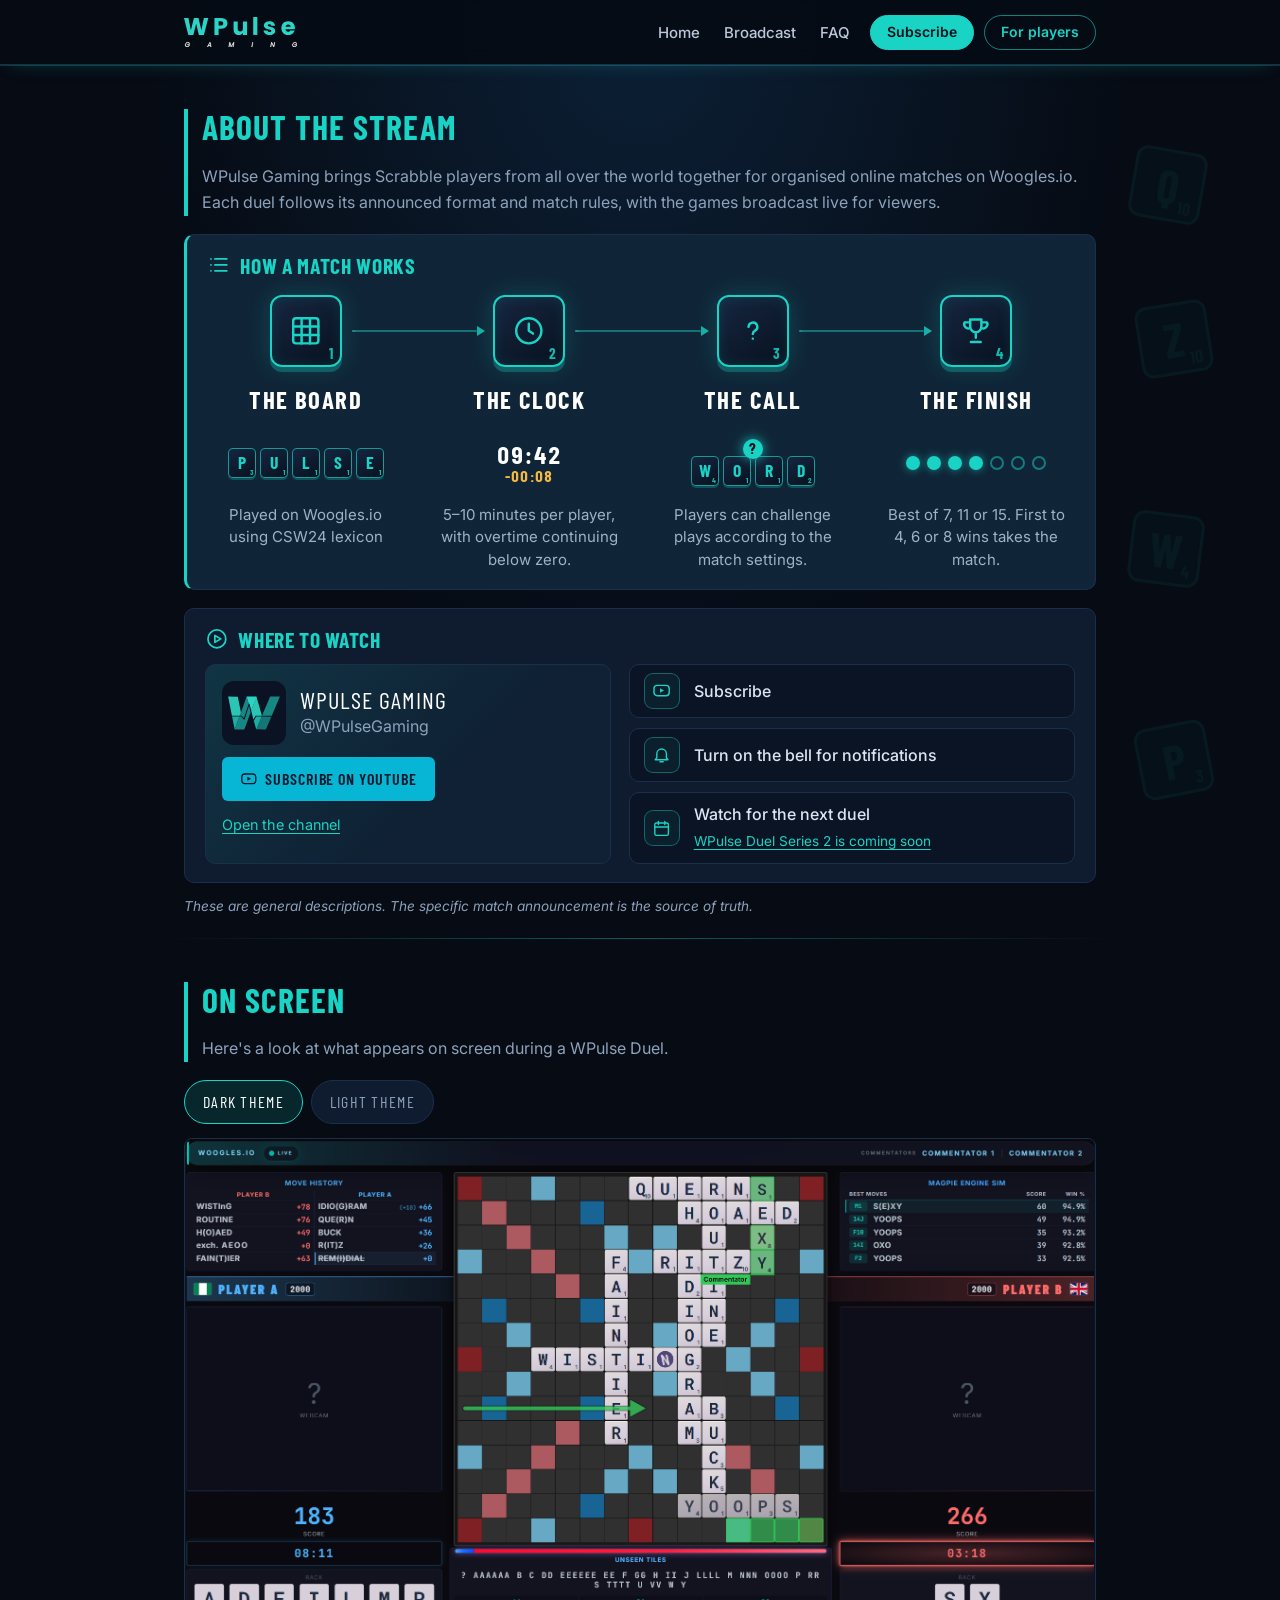
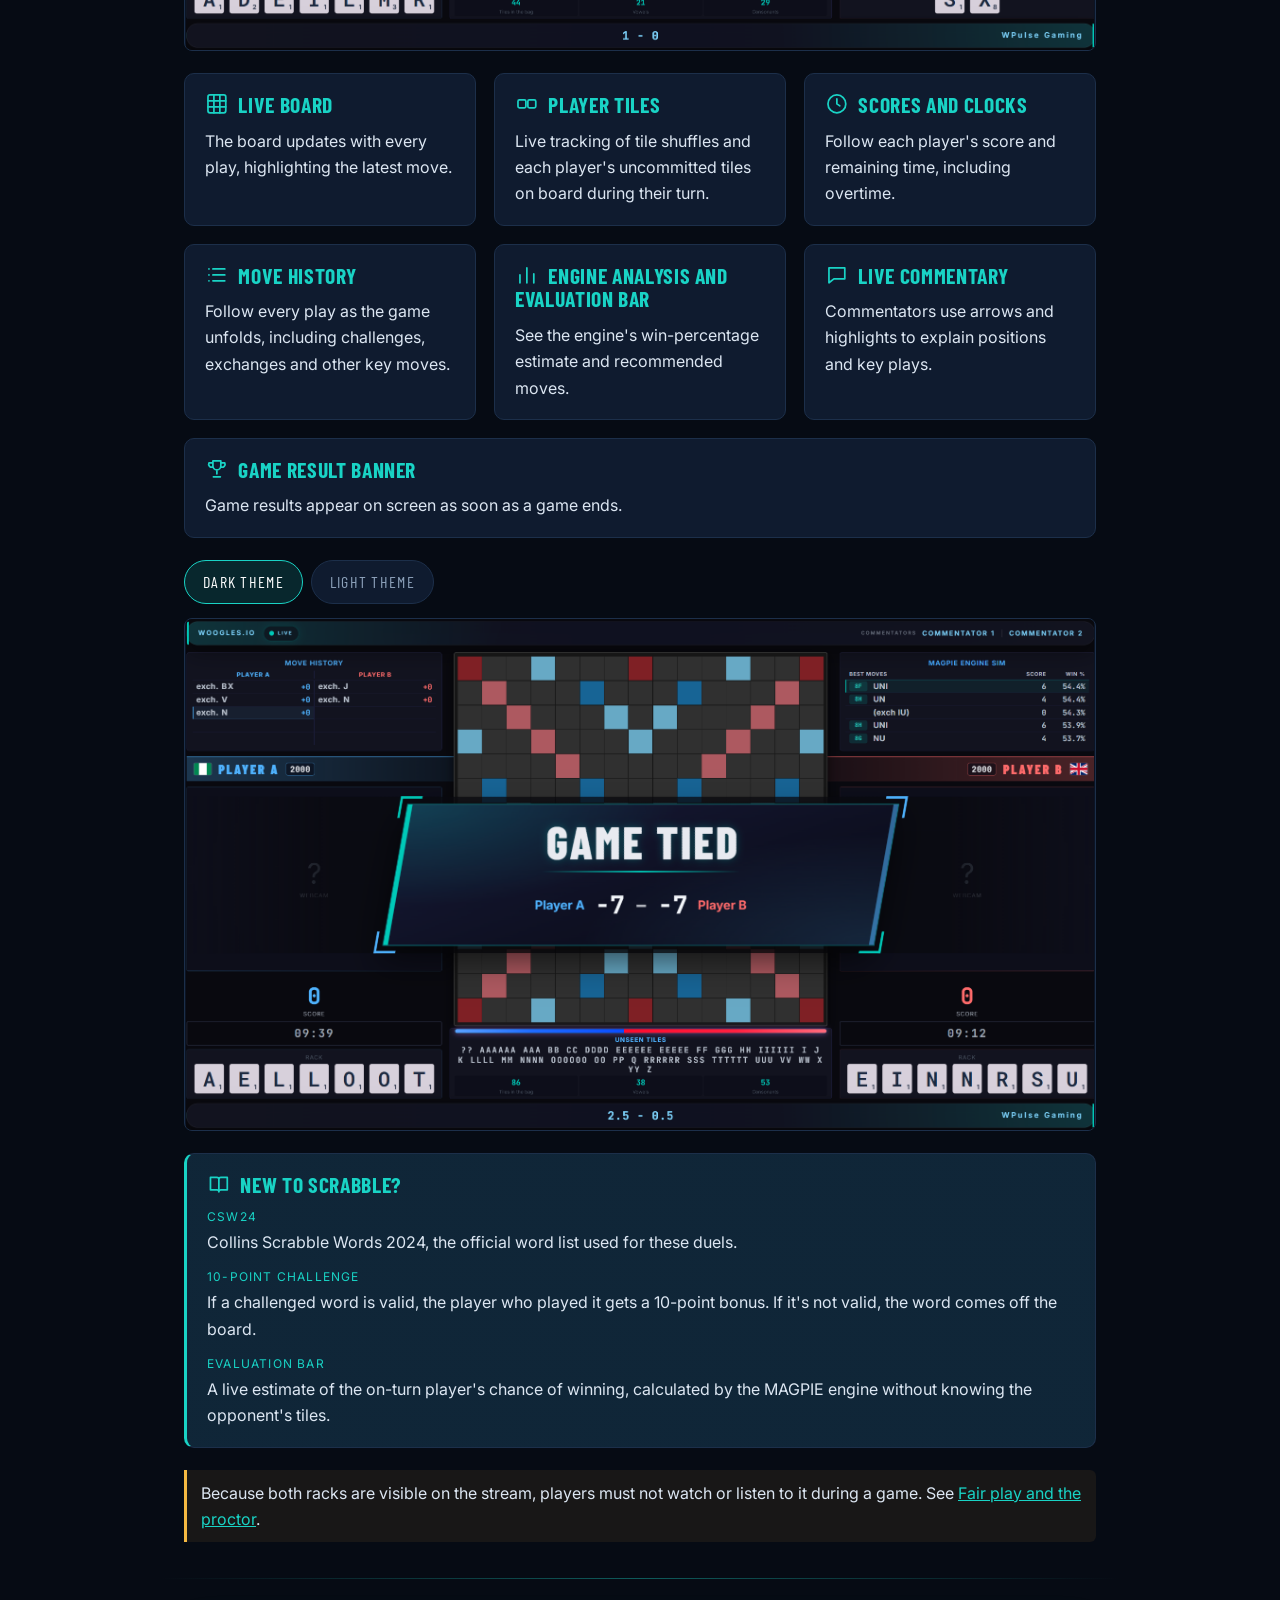
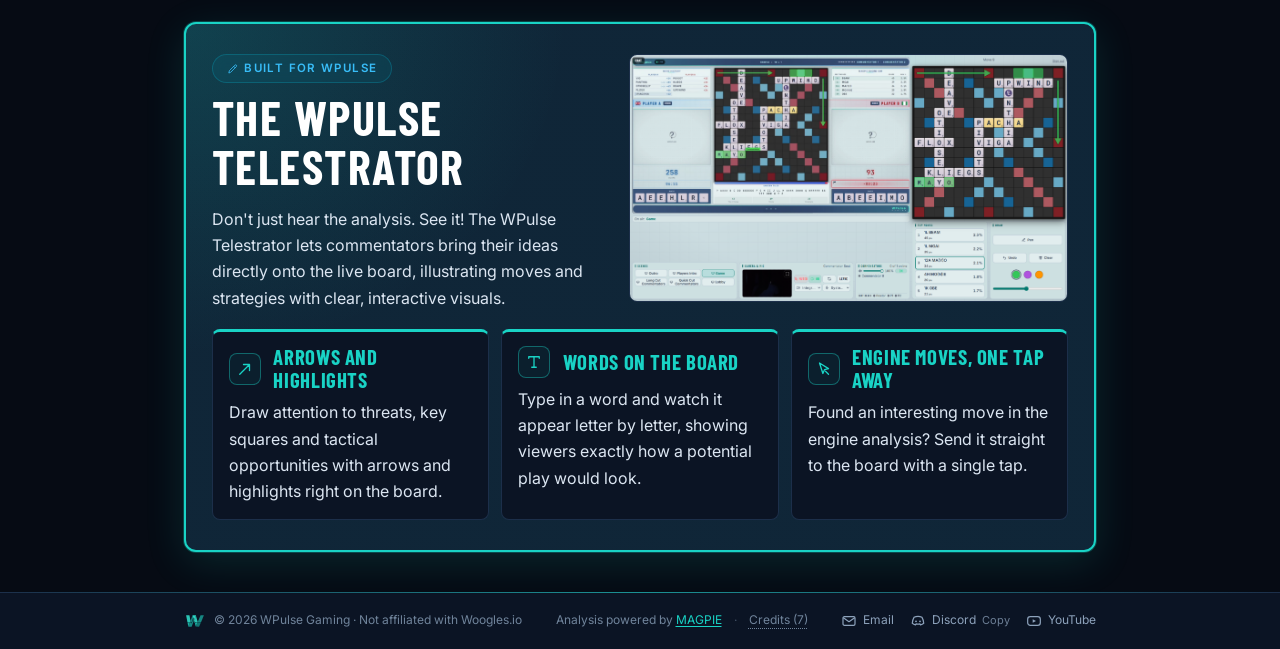
<file: stream.html>
<!DOCTYPE html>
<html lang="en">
<head>
  <meta charset="utf-8">
  <meta name="viewport" content="width=device-width, initial-scale=1">
  <title>Broadcast &middot; WPulse Gaming</title>
  <meta name="description" content="How a WPulse Gaming Scrabble duel works, what appears on the stream (the live board, clocks, move history and engine analysis), where to watch on YouTube, and the WPulse Telestrator.">
  <meta name="theme-color" content="#060b14">
  <link rel="icon" href="favicon.ico?v=2" sizes="32x32">
  <link rel="icon" href="images/favicon.svg?v=2" type="image/svg+xml">

  <!-- Link previews (WhatsApp, Discord, X, Facebook, etc.). The preview image is images/davidvshassan.png (1919x1079); keep og:image:width/height in step if it changes. -->
  <meta property="og:type" content="website">
  <meta property="og:site_name" content="WPulse Gaming">
  <meta property="og:title" content="Broadcast &middot; WPulse Gaming">
  <meta property="og:description" content="How a WPulse duel works, what the live stream shows, where to watch, and the WPulse Telestrator.">
  <meta property="og:url" content="https://wpulsegaming.runs-at.dev/stream.html">
  <meta property="og:image" content="https://wpulsegaming.runs-at.dev/images/davidvshassan.png">
  <meta property="og:image:width" content="1919">
  <meta property="og:image:height" content="1079">
  <meta property="og:image:alt" content="WPulse Duel 1: David Ojih vs Hassan Wasiu on the WPulse broadcast">
  <meta name="twitter:card" content="summary_large_image">
  <meta name="twitter:title" content="Broadcast &middot; WPulse Gaming">
  <meta name="twitter:description" content="How a WPulse duel works, what the stream shows, and the WPulse Telestrator.">
  <meta name="twitter:image" content="https://wpulsegaming.runs-at.dev/images/davidvshassan.png">

  <!-- Fonts only (no scripts, no tracking). Falls back to system fonts if blocked. -->
  <link rel="preconnect" href="https://fonts.googleapis.com">
  <link rel="preconnect" href="https://fonts.gstatic.com" crossorigin>
  <link href="https://fonts.googleapis.com/css2?family=Barlow+Condensed:wght@500;600;700&family=Inter:wght@400;500;600;700&display=swap" rel="stylesheet">

  <link rel="stylesheet" href="styles.css">
  <style>
    /* Inactive "coming soon" stream label (no link). Remove with the TODO comments when the stream is ready. */
    .btn-off { background: #16253b; color: #8da2bb; border: 2px dashed #2a4263; cursor: not-allowed; user-select: none; }
    .off-text { color: #8da2bb; font-style: italic; }
  </style>
</head>
</head>
<body class="page-stream">

<!-- Contact icons: simple single-colour SVG symbols (inherit text colour), reused below with <use>. -->
<svg width="0" height="0" style="position:absolute" aria-hidden="true" focusable="false">
  <symbol id="icon-email" viewBox="0 0 24 24">
    <rect x="3" y="5.5" width="18" height="13" rx="2" fill="none" stroke="currentColor" stroke-width="1.8"/>
    <path d="M3.5 7l8.5 6 8.5-6" fill="none" stroke="currentColor" stroke-width="1.8" stroke-linejoin="round"/>
  </symbol>
  <symbol id="icon-youtube" viewBox="0 0 24 24">
    <rect x="2.5" y="5.5" width="19" height="13" rx="4" fill="none" stroke="currentColor" stroke-width="1.8"/>
    <path d="M10 9.2v5.6l5-2.8z" fill="currentColor"/>
  </symbol>
  <symbol id="icon-discord" viewBox="0 0 24 24">
    <path d="M6 6.5c1.9-1 3.8-1.5 6-1.5s4.1.5 6 1.5c1.6 2.7 2.4 5.7 2.6 9-1.6 1.3-3.2 2-4.8 2.4l-1-1.6c-.9.2-1.8.3-2.8.3s-1.9-.1-2.8-.3l-1 1.6c-1.6-.4-3.2-1.1-4.8-2.4.2-3.3 1-6.3 2.6-9z" fill="none" stroke="currentColor" stroke-width="1.8" stroke-linejoin="round"/>
    <circle cx="9" cy="12.5" r="1.4" fill="currentColor"/>
    <circle cx="15" cy="12.5" r="1.4" fill="currentColor"/>
  </symbol>
  <!-- Design icons: 1.75px line icons, decorative (used with aria-hidden). -->
  <symbol id="i-camera" viewBox="0 0 24 24" fill="none" stroke="currentColor" stroke-width="1.75" stroke-linecap="round" stroke-linejoin="round"><path d="M3 8a2 2 0 0 1 2-2h2l1.5-2h7L17 6h2a2 2 0 0 1 2 2v9a2 2 0 0 1-2 2H5a2 2 0 0 1-2-2z"/><circle cx="12" cy="12.5" r="3.5"/></symbol>
  <symbol id="i-phone" viewBox="0 0 24 24" fill="none" stroke="currentColor" stroke-width="1.75" stroke-linecap="round" stroke-linejoin="round"><rect x="7" y="2.5" width="10" height="19" rx="2.5"/><path d="M11 18.5h2"/></symbol>
  <symbol id="i-monitor" viewBox="0 0 24 24" fill="none" stroke="currentColor" stroke-width="1.75" stroke-linecap="round" stroke-linejoin="round"><rect x="3" y="4" width="18" height="12" rx="2"/><path d="M8 20h8M12 16v4"/></symbol>
  <symbol id="i-shield-check" viewBox="0 0 24 24" fill="none" stroke="currentColor" stroke-width="1.75" stroke-linecap="round" stroke-linejoin="round"><path d="M12 3l7 3v5.5c0 4.5-3 8-7 9.5-4-1.5-7-5-7-9.5V6z"/><path d="M9 12l2 2 4-4"/></symbol>
  <symbol id="i-shield" viewBox="0 0 24 24" fill="none" stroke="currentColor" stroke-width="1.75" stroke-linecap="round" stroke-linejoin="round"><path d="M12 3l7 3v5.5c0 4.5-3 8-7 9.5-4-1.5-7-5-7-9.5V6z"/></symbol>
  <symbol id="i-ban" viewBox="0 0 24 24" fill="none" stroke="currentColor" stroke-width="1.75" stroke-linecap="round" stroke-linejoin="round"><circle cx="12" cy="12" r="9"/><path d="M5.6 5.6l12.8 12.8"/></symbol>
  <symbol id="i-check" viewBox="0 0 24 24" fill="none" stroke="currentColor" stroke-width="1.75" stroke-linecap="round" stroke-linejoin="round"><path d="M5 12.5l4.5 4.5L19 7.5"/></symbol>
  <symbol id="i-clock" viewBox="0 0 24 24" fill="none" stroke="currentColor" stroke-width="1.75" stroke-linecap="round" stroke-linejoin="round"><circle cx="12" cy="12" r="9"/><path d="M12 7v5l3 2"/></symbol>
  <symbol id="i-headphones-off" viewBox="0 0 24 24" fill="none" stroke="currentColor" stroke-width="1.75" stroke-linecap="round" stroke-linejoin="round"><path d="M4 15v-3a8 8 0 0 1 12-6.9M20 12v3"/><rect x="3" y="14" width="4" height="6" rx="1.5"/><rect x="17" y="14" width="4" height="6" rx="1.5"/><path d="M3 3l18 18"/></symbol>
  <symbol id="i-lightbulb" viewBox="0 0 24 24" fill="none" stroke="currentColor" stroke-width="1.75" stroke-linecap="round" stroke-linejoin="round"><path d="M9 18h6M10 21h4M12 3a6 6 0 0 0-3.5 10.9c.6.5 1 1.2 1 2.1h5c0-.9.4-1.6 1-2.1A6 6 0 0 0 12 3z"/></symbol>
  <symbol id="i-file" viewBox="0 0 24 24" fill="none" stroke="currentColor" stroke-width="1.75" stroke-linecap="round" stroke-linejoin="round"><path d="M6 3h8l4 4v14H6z"/><path d="M14 3v4h4M9 12h6M9 16h6"/></symbol>
  <symbol id="i-play" viewBox="0 0 24 24" fill="none" stroke="currentColor" stroke-width="1.75" stroke-linecap="round" stroke-linejoin="round"><circle cx="12" cy="12" r="9"/><path d="M10 8.5v7l6-3.5z"/></symbol>
  <symbol id="i-layout" viewBox="0 0 24 24" fill="none" stroke="currentColor" stroke-width="1.75" stroke-linecap="round" stroke-linejoin="round"><rect x="3" y="4" width="18" height="16" rx="2"/><path d="M3 10h18M10 10v10"/></symbol>
  <symbol id="i-message" viewBox="0 0 24 24" fill="none" stroke="currentColor" stroke-width="1.75" stroke-linecap="round" stroke-linejoin="round"><path d="M4 5h16v11H9l-5 4z"/></symbol>
  <symbol id="i-image" viewBox="0 0 24 24" fill="none" stroke="currentColor" stroke-width="1.75" stroke-linecap="round" stroke-linejoin="round"><rect x="3" y="4" width="18" height="16" rx="2"/><circle cx="9" cy="10" r="1.8"/><path d="M21 16l-5-5-8 8"/></symbol>
  <symbol id="i-download" viewBox="0 0 24 24" fill="none" stroke="currentColor" stroke-width="1.75" stroke-linecap="round" stroke-linejoin="round"><path d="M12 3v12M7 11l5 5 5-5M4 20h16"/></symbol>
  <symbol id="i-calendar" viewBox="0 0 24 24" fill="none" stroke="currentColor" stroke-width="1.75" stroke-linecap="round" stroke-linejoin="round"><rect x="3.5" y="5" width="17" height="15.5" rx="2"/><path d="M3.5 10h17M8 3v4M16 3v4"/></symbol>
  <symbol id="i-flag" viewBox="0 0 24 24" fill="none" stroke="currentColor" stroke-width="1.75" stroke-linecap="round" stroke-linejoin="round"><path d="M5 21V4M5 4h11l-2 4 2 4H5"/></symbol>
  <symbol id="i-book" viewBox="0 0 24 24" fill="none" stroke="currentColor" stroke-width="1.75" stroke-linecap="round" stroke-linejoin="round"><path d="M3.5 5.5H10a2 2 0 0 1 2 2V20a2 2 0 0 0-2-2H3.5zM20.5 5.5H14a2 2 0 0 0-2 2V20a2 2 0 0 1 2-2h6.5z"/></symbol>
  <symbol id="i-star" viewBox="0 0 24 24" fill="none" stroke="currentColor" stroke-width="1.75" stroke-linecap="round" stroke-linejoin="round"><path d="M12 3.5l2.6 5.3 5.9.9-4.3 4.1 1 5.8L12 16.8 6.8 19.6l1-5.8L3.5 9.7l5.9-.9z"/></symbol>
  <symbol id="i-globe" viewBox="0 0 24 24" fill="none" stroke="currentColor" stroke-width="1.75" stroke-linecap="round" stroke-linejoin="round"><circle cx="12" cy="12" r="9"/><path d="M3 12h18M12 3c3 3 3 15 0 18M12 3c-3 3-3 15 0 18"/></symbol>
  <symbol id="i-alert" viewBox="0 0 24 24" fill="none" stroke="currentColor" stroke-width="1.75" stroke-linecap="round" stroke-linejoin="round"><path d="M12 3.5l9.5 16.5h-19z"/><path d="M12 10v4.5M12 17.5v.01"/></symbol>
  <symbol id="i-cpu" viewBox="0 0 24 24" fill="none" stroke="currentColor" stroke-width="1.75" stroke-linecap="round" stroke-linejoin="round"><rect x="6" y="6" width="12" height="12" rx="2"/><rect x="9.5" y="9.5" width="5" height="5"/><path d="M9 2.5v3M15 2.5v3M9 18.5v3M15 18.5v3M2.5 9h3M2.5 15h3M18.5 9h3M18.5 15h3"/></symbol>
  <symbol id="i-list" viewBox="0 0 24 24" fill="none" stroke="currentColor" stroke-width="1.75" stroke-linecap="round" stroke-linejoin="round"><path d="M8 6h12M8 12h12M8 18h12M4 6h.01M4 12h.01M4 18h.01"/></symbol>
  <symbol id="i-clipboard" viewBox="0 0 24 24" fill="none" stroke="currentColor" stroke-width="1.75" stroke-linecap="round" stroke-linejoin="round"><rect x="6" y="4" width="12" height="17" rx="2"/><path d="M9 4V3h6v1M9 11h6M9 15h4"/></symbol>
  <symbol id="i-wifi" viewBox="0 0 24 24" fill="none" stroke="currentColor" stroke-width="1.75" stroke-linecap="round" stroke-linejoin="round"><path d="M3 9a14 14 0 0 1 18 0M6 12.5a9.5 9.5 0 0 1 12 0M9 16a5 5 0 0 1 6 0M12 19.5v.01"/></symbol>
  <symbol id="i-scale" viewBox="0 0 24 24" fill="none" stroke="currentColor" stroke-width="1.75" stroke-linecap="round" stroke-linejoin="round"><path d="M12 4v16M6 20h12M5 7h14M5 7l-3 7a3.5 3.5 0 0 0 6 0zM19 7l-3 7a3.5 3.5 0 0 0 6 0z"/></symbol>
  <symbol id="i-eye" viewBox="0 0 24 24" fill="none" stroke="currentColor" stroke-width="1.75" stroke-linecap="round" stroke-linejoin="round"><path d="M2 12s3.5-7 10-7 10 7 10 7-3.5 7-10 7-10-7-10-7z"/><circle cx="12" cy="12" r="3"/></symbol>
  <symbol id="i-trophy" viewBox="0 0 24 24" fill="none" stroke="currentColor" stroke-width="1.75" stroke-linecap="round" stroke-linejoin="round"><path d="M8 4h8v5a4 4 0 0 1-8 0zM8 6H4a3 3 0 0 0 4 4M16 6h4a3 3 0 0 1-4 4M12 13v4M8.5 20h7"/></symbol>
  <symbol id="i-board" viewBox="0 0 24 24" fill="none" stroke="currentColor" stroke-width="1.75" stroke-linecap="round" stroke-linejoin="round"><rect x="3" y="3" width="18" height="18" rx="2"/><path d="M9 3v18M15 3v18M3 9h18M3 15h18"/></symbol>
  <symbol id="i-tiles" viewBox="0 0 24 24" fill="none" stroke="currentColor" stroke-width="1.75" stroke-linecap="round" stroke-linejoin="round"><rect x="3" y="8" width="8" height="8" rx="1.5"/><rect x="13" y="8" width="8" height="8" rx="1.5"/></symbol>
  <symbol id="i-bars" viewBox="0 0 24 24" fill="none" stroke="currentColor" stroke-width="1.75" stroke-linecap="round" stroke-linejoin="round"><path d="M5 20V12M12 20V5M19 20v-9"/></symbol>
  <symbol id="i-user" viewBox="0 0 24 24" fill="none" stroke="currentColor" stroke-width="1.75" stroke-linecap="round" stroke-linejoin="round"><circle cx="12" cy="8" r="4"/><path d="M4 21a8 8 0 0 1 16 0"/></symbol>
  <symbol id="i-at" viewBox="0 0 24 24" fill="none" stroke="currentColor" stroke-width="1.75" stroke-linecap="round" stroke-linejoin="round"><circle cx="12" cy="12" r="3.5"/><path d="M15.5 12v1.5a2.5 2.5 0 0 0 5 0V12a8.5 8.5 0 1 0-3.5 6.9"/></symbol>
  <symbol id="i-instagram" viewBox="0 0 24 24" fill="none" stroke="currentColor" stroke-width="1.75" stroke-linecap="round" stroke-linejoin="round"><rect x="3.5" y="3.5" width="17" height="17" rx="5"/><circle cx="12" cy="12" r="4"/><path d="M17.2 6.8v.01"/></symbol>
  <symbol id="i-linkedin" viewBox="0 0 24 24" fill="none" stroke="currentColor" stroke-width="1.75" stroke-linecap="round" stroke-linejoin="round"><rect x="3.5" y="3.5" width="17" height="17" rx="3"/><path d="M8 10.5V16M8 7.6v.01M12 16v-5.5M12 12.8c0-1.4 1-2.3 2.3-2.3s2.2.9 2.2 2.4V16"/></symbol>
  <symbol id="i-pen" viewBox="0 0 24 24" fill="none" stroke="currentColor" stroke-width="1.75" stroke-linecap="round" stroke-linejoin="round"><path d="M4 20l1-4L16.5 4.5a2.1 2.1 0 0 1 3 3L8 19z"/><path d="M14 7l3 3"/></symbol>
  <symbol id="i-arrow-up-right" viewBox="0 0 24 24" fill="none" stroke="currentColor" stroke-width="1.75" stroke-linecap="round" stroke-linejoin="round"><path d="M5 19L18 6M10 6h8v8"/></symbol>
  <symbol id="i-type" viewBox="0 0 24 24" fill="none" stroke="currentColor" stroke-width="1.75" stroke-linecap="round" stroke-linejoin="round"><path d="M5 7V5h14v2M12 5v14M9 19h6"/></symbol>
  <symbol id="i-cursor" viewBox="0 0 24 24" fill="none" stroke="currentColor" stroke-width="1.75" stroke-linecap="round" stroke-linejoin="round"><path d="M6 4l12 7.5-5.2 1.3L10.5 18z"/><path d="M14 15l4 4"/></symbol>
  <symbol id="i-question" viewBox="0 0 24 24" fill="none" stroke="currentColor" stroke-width="1.75" stroke-linecap="round" stroke-linejoin="round"><path d="M9 9.2a3.1 3.1 0 1 1 4.6 2.7c-1 .6-1.6 1.2-1.6 2.3M12 17.6v.01"/></symbol>
  <symbol id="i-bell" viewBox="0 0 24 24" fill="none" stroke="currentColor" stroke-width="1.75" stroke-linecap="round" stroke-linejoin="round"><path d="M6 16v-5a6 6 0 1 1 12 0v5l2 2.5H4zM10 21h4"/></symbol>
  <symbol id="i-copy" viewBox="0 0 24 24" fill="none" stroke="currentColor" stroke-width="1.75" stroke-linecap="round" stroke-linejoin="round"><rect x="9" y="9" width="11" height="11" rx="2"/><path d="M5 15V6a2 2 0 0 1 2-2h8"/></symbol>
</svg>

<!-- =====================================================================
     STICKY MENU  (edit link text here; same menu as index.html, with page links)
     ===================================================================== -->
<header class="topbar">
  <div class="wrap">
    <a class="brand" href="index.html" aria-label="WPulse Gaming, back to the home page"><img src="images/wpulse-wordmark.svg" width="98" height="26" alt="WPulse Gaming"></a>
    <button class="nav-toggle" type="button" aria-label="Menu" aria-expanded="false" aria-controls="site-nav"><span class="nav-toggle-bars" aria-hidden="true"></span></button>
    <nav class="nav" id="site-nav" aria-label="Site pages">
      <a href="index.html">Home</a>
      <a href="stream.html" aria-current="page">Broadcast</a>
      <a href="faq.html">FAQ</a>
      <a class="nav-sub" href="https://www.youtube.com/@WPulseGaming?sub_confirmation=1" target="_blank" rel="noopener noreferrer">Subscribe</a>
      <a class="nav-pill nav-cta" href="players.html">For players</a>
    </nav>
  </div>
</header>

<!-- Table of contents: shown as a sticky sidebar on wide desktop screens only. Keep its links in step with the sections. -->
<nav class="toc" aria-label="On this page">
  <p class="toc-title">On this page</p>
  <a href="#about">About the stream</a>
  <a href="#stream-preview">On screen</a>
  <a href="#telestrator">WPulse Telestrator</a>
  <a href="#contact">Contact</a>
</nav>
<main id="top">

<!-- =====================================================================
     SECTION 5: ABOUT THE STREAM
     ===================================================================== -->
<section id="about">
  <div class="wrap">
    <div class="tile-wms" aria-hidden="true">
      <span class="tile-wm tile-wm-q"><b>Q</b><i>10</i></span>
      <span class="tile-wm tile-wm-z"><b>Z</b><i>10</i></span>
      <span class="tile-wm tile-wm-w"><b>W</b><i>4</i></span>
      <span class="tile-wm tile-wm-p"><b>P</b><i>3</i></span>
    </div>
    <div class="section-head">
      <h2>About the stream</h2>
      <p>WPulse Gaming brings Scrabble players from all over the world together for organised online matches on Woogles.io. Each duel follows its announced format and match rules, with the games broadcast live for viewers.</p>
    </div>
    <div class="box acc-info how-it-works">
      <h3><svg class="ic" aria-hidden="true"><use href="#i-list"/></svg>How a match works</h3>
      <ol class="match-flow">
        <li class="flow-step"><span class="flow-tile" aria-hidden="true"><svg class="ic"><use href="#i-board"/></svg><span class="flow-num">1</span></span><h4>The board</h4><span class="flow-art" aria-hidden="true"><span class="mini-tiles"><span class="mt">P<sub>3</sub></span><span class="mt">U<sub>1</sub></span><span class="mt">L<sub>1</sub></span><span class="mt">S<sub>1</sub></span><span class="mt">E<sub>1</sub></span></span></span><p>Played on Woogles.io using CSW24 lexicon</p></li>
        <li class="flow-step"><span class="flow-tile" aria-hidden="true"><svg class="ic"><use href="#i-clock"/></svg><span class="flow-num">2</span></span><h4>The clock</h4><span class="flow-art" aria-hidden="true"><span class="mini-clock"><b>09:42</b><em>-00:08</em></span></span><p>5–10 minutes per player, with overtime continuing below zero.</p></li>
        <li class="flow-step"><span class="flow-tile" aria-hidden="true"><svg class="ic"><use href="#i-question"/></svg><span class="flow-num">3</span></span><h4>The call</h4><span class="flow-art" aria-hidden="true"><span class="mini-tiles mini-call"><span class="mt">W<sub>4</sub></span><span class="mt">O<sub>1</sub></span><span class="mt">R<sub>1</sub></span><span class="mt">D<sub>2</sub></span><span class="mini-q">?</span></span></span><p>Players can challenge plays according to the match settings.</p></li>
        <li class="flow-step"><span class="flow-tile" aria-hidden="true"><svg class="ic"><use href="#i-trophy"/></svg><span class="flow-num">4</span></span><h4>The finish</h4><span class="flow-art" aria-hidden="true"><span class="mini-pips"><i class="on"></i><i class="on"></i><i class="on"></i><i class="on"></i><i></i><i></i><i></i></span></span><p>Best of 7, 11 or 15. First to 4, 6 or 8 wins takes the match.</p></li>
      </ol>
    </div>
    <div class="box follow-panel">
      <h3><svg class="ic" aria-hidden="true"><use href="#i-play"/></svg>Where to watch</h3>
      <div class="follow-grid">
        <div class="channel-card">
          <img class="channel-logo" src="images/wpulse-icon.svg" width="64" height="64" alt="">
          <div class="channel-meta">
            <span class="channel-name">WPulse Gaming</span>
            <span class="channel-handle">@WPulseGaming</span>
          </div>
          <a class="btn btn-primary channel-sub" href="https://www.youtube.com/@WPulseGaming?sub_confirmation=1" target="_blank" rel="noopener noreferrer"><svg class="ic" aria-hidden="true"><use href="#icon-youtube"/></svg>Subscribe on YouTube</a>
          <a class="channel-open" href="https://www.youtube.com/@WPulseGaming" target="_blank" rel="noopener noreferrer">Open the channel</a>
        </div>
        <ol class="follow-steps">
          <li><span class="fs-ic" aria-hidden="true"><svg class="ic"><use href="#icon-youtube"/></svg></span><span class="fs-text">Subscribe</span></li>
          <li><span class="fs-ic" aria-hidden="true"><svg class="ic"><use href="#i-bell"/></svg></span><span class="fs-text">Turn on the bell for notifications</span></li>
          <li><span class="fs-ic" aria-hidden="true"><svg class="ic"><use href="#i-calendar"/></svg></span><span class="fs-text">Watch for the next duel<a href="index.html#schedule">WPulse Duel Series 2 is coming soon</a></span></li>
        </ol>
      </div>
    </div>    <p class="small about-note"><em>These are general descriptions. The specific match announcement is the source of truth.</em></p>
  </div>
</section>

<!-- =====================================================================
     SECTION 5b: ON SCREEN
     ===================================================================== -->
<section id="stream-preview">
  <div class="wrap">
    <div class="section-head">
      <h2>On screen</h2>
      <p>Here's a look at what appears on screen during a WPulse Duel.</p>
    </div>

    <!-- Dark / light preview: CSS-only tabs (radio inputs), no script needed. Replace the two images to update. -->
    <div class="theme-tabs">
      <input type="radio" name="stream-theme" id="theme-dark" checked>
      <input type="radio" name="stream-theme" id="theme-light">
      <div class="tab-labels">
        <label for="theme-dark">Dark theme</label>
        <label for="theme-light">Light theme</label>
      </div>
      <div class="tab-panels">
        <img class="shot shot-wide tab-dark" src="images/dark-mode-full-stream.png" width="1919" height="1079" loading="lazy" alt="The WPulse stream overlay in the dark theme: the live board in the centre, move history and the engine's best moves along the top, each player's name, score, clock and rack at the sides, and the unseen tiles and evaluation bar under the board.">
        <img class="shot shot-wide tab-light" src="images/light-mode-full-stream.png" width="1919" height="1079" loading="lazy" alt="The same WPulse stream overlay in the light theme, with the live board, move history, engine best moves, player panels, unseen tiles and evaluation bar.">
      </div>
    </div>

    <div class="grid three" style="margin-top:22px">
      <div class="box">
        <h3><svg class="ic" aria-hidden="true"><use href="#i-board"/></svg>Live board</h3>
        <p>The board updates with every play, highlighting the latest move.</p>
      </div>
      <div class="box">
        <h3><svg class="ic" aria-hidden="true"><use href="#i-tiles"/></svg>Player tiles</h3>
        <p>Live tracking of tile shuffles and each player's uncommitted tiles on board during their turn.</p>
      </div>
      <div class="box">
        <h3><svg class="ic" aria-hidden="true"><use href="#i-clock"/></svg>Scores and clocks</h3>
        <p>Follow each player's score and remaining time, including overtime.</p>
      </div>
      <div class="box">
        <h3><svg class="ic" aria-hidden="true"><use href="#i-list"/></svg>Move history</h3>
        <p>Follow every play as the game unfolds, including challenges, exchanges and other key moves.</p>
      </div>
      <div class="box">
        <h3><svg class="ic" aria-hidden="true"><use href="#i-bars"/></svg>Engine analysis and evaluation bar</h3>
        <p>See the engine's win-percentage estimate and recommended moves.</p>
      </div>
      <div class="box">
        <h3><svg class="ic" aria-hidden="true"><use href="#i-message"/></svg>Live commentary</h3>
        <p>Commentators use arrows and highlights to explain positions and key plays.</p>
      </div>
      <div class="box">
        <h3><svg class="ic" aria-hidden="true"><use href="#i-trophy"/></svg>Game result banner</h3>
        <p>Game results appear on screen as soon as a game ends.</p>
      </div>
    </div>

    <!-- Game result banner, dark / light: CSS-only tabs (same pattern as above). -->
    <div class="theme-tabs cards-gap">
      <input type="radio" name="banner-theme" id="banner-dark" checked>
      <input type="radio" name="banner-theme" id="banner-light">
      <div class="tab-labels">
        <label for="banner-dark">Dark theme</label>
        <label for="banner-light">Light theme</label>
      </div>
      <div class="tab-panels">
        <img class="shot shot-wide" src="images/game-banner-dark-mode.png" width="1919" height="1079" loading="lazy" alt="The game result banner in the dark theme, shown over the stream when a game ends: 'Game tied', with the final scores.">
        <img class="shot shot-wide" src="images/game-banner.png" width="1652" height="929" loading="lazy" alt="The game result banner in the light theme: 'Player A wins', with the final score of 441 to 383.">
      </div>
    </div>


    <div class="box acc-info glossary" style="margin-top:22px">
      <h3><svg class="ic" aria-hidden="true"><use href="#i-book"/></svg>New to Scrabble?</h3>
      <dl class="facts">
        <div><dt>CSW24</dt><dd>Collins Scrabble Words 2024, the official word list used for these duels.</dd></div>
        <div><dt>10-point challenge</dt><dd>If a challenged word is valid, the player who played it gets a 10-point bonus. If it's not valid, the word comes off the board.</dd></div>
        <div><dt>Evaluation bar</dt><dd>A live estimate of the on-turn player's chance of winning, calculated by the MAGPIE engine without knowing the opponent's tiles.</dd></div>
      </dl>
    </div>

    <p class="note" style="margin-top:22px">Because both racks are visible on the stream, players must not watch or listen to it during a game. See <a href="players.html#proctor">Fair play and the proctor</a>.</p>
  </div>
</section>

<!-- =====================================================================
     THE WPULSE TELESTRATOR (carved out of the Commentary section on index.html; the section carries the #telestrator id)
     ===================================================================== -->
<section id="telestrator">
  <div class="wrap">
    <div class="telestrator ts-panel">
      <div class="telestrator-text">
        <span class="eyebrow"><svg class="ic" aria-hidden="true"><use href="#i-pen"/></svg>BUILT FOR WPULSE</span>
        <h3 class="ts-title">The WPulse Telestrator</h3>
        <p>Don't just hear the analysis. See it! The WPulse Telestrator lets commentators bring their ideas directly onto the live board, illustrating moves and strategies with clear, interactive visuals.</p>
      </div>
      <figure class="telestrator-shot">
        <img src="images/telestrator-v2.png" loading="lazy" alt="The WPulse Telestrator drawing on the live board" onerror="var b=this.closest('.telestrator');this.closest('figure').remove();b.classList.add('no-img')">
      </figure>
      <ul class="ts-features">
        <li class="ts-feature">
          <h4><svg class="ic" aria-hidden="true"><use href="#i-arrow-up-right"/></svg>Arrows and highlights</h4>
          <p>Draw attention to threats, key squares and tactical opportunities with arrows and highlights right on the board.</p>
        </li>
        <li class="ts-feature">
          <h4><svg class="ic" aria-hidden="true"><use href="#i-type"/></svg>Words on the board</h4>
          <p>Type in a word and watch it appear letter by letter, showing viewers exactly how a potential play would look.</p>
        </li>
        <li class="ts-feature">
          <h4><svg class="ic" aria-hidden="true"><use href="#i-cursor"/></svg>Engine moves, one tap away</h4>
          <p>Found an interesting move in the engine analysis? Send it straight to the board with a single tap.</p>
        </li>
      </ul>
    </div>
  </div>
</section>
</main>

<!-- =====================================================================
     SECTION 7: CONTACT / FOOTER
     ===================================================================== -->
<footer id="contact">
  <div class="wrap ft-strip">
    <div class="ft-left">
      <img src="images/wpulse-icon-nobg.svg" width="40" height="40" alt="">
      <p class="ft-copy">&copy; 2026 WPulse Gaming &middot; Not affiliated with Woogles.io</p>
    </div>
    <div class="ft-mid">
      <p class="ft-engine">Analysis powered by <a href="https://github.com/jvc56/MAGPIE" target="_blank" rel="noopener">MAGPIE</a></p>
      <details class="ft-credits">
        <summary>Credits (7)</summary>
        <div class="ft-credits-body">
          <p class="ft-label">Contributors</p>
          <!-- Add or remove contributor names here -->
          <ul class="ft-names">
        <li>Adekoya Ridwan</li>
        <li>Adeleke Glory</li>
        <li>Imode Divine</li>
        <li>Nwabuzor Favour</li>
        <li>Kareem Jamiu</li>
        <li>Lateef Musa</li>
        <li>Victor Lawrence</li>
      </ul>
          <p class="credit-text">Best-move analysis on the WPulse stream is powered by <a href="https://github.com/jvc56/MAGPIE" target="_blank" rel="noopener">MAGPIE</a>, an open-source crossword game engine by Josh Castellano and contributors (github.com/jvc56/MAGPIE).</p>
        </div>
      </details>
    </div>
    <div class="contact-cards">
      <a class="contact-card" href="mailto:wpulsegaming@gmail.com"><svg class="ci" aria-hidden="true"><use href="#icon-email"/></svg><span class="cc-label">Email</span><span class="sr-only">: wpulsegaming@gmail.com</span></a>
      <div class="contact-card is-static" data-copy="wpulsegaming"><svg class="ci" aria-hidden="true"><use href="#icon-discord"/></svg><span class="cc-label">Discord</span><span class="cc-value sr-only">wpulsegaming</span><span class="cc-action"><span class="cc-action-label" aria-live="polite">Copy</span></span></div>
      <a class="contact-card" href="https://www.youtube.com/@WPulseGaming" target="_blank" rel="noopener noreferrer"><svg class="ci" aria-hidden="true"><use href="#icon-youtube"/></svg><span class="cc-label">YouTube</span><span class="sr-only">: @WPulseGaming</span></a>
    </div>
  </div>
</footer>

<script src="script.js" defer></script>
</body></html>
</file>
<file: styles.css>
/* WPulse Player Hub - styles.css
   Colours are set once in :root below. Change them there. */

:root {
  --bg: #060b14;
  --bg-2: #0b1424;
  --card: #0f1b2f;
  --line: #1c2f4a;
  --text: #dce6f2;
  --muted: #8da2bb;
  --accent: #19d3c5;
  --accent-2: #22b8ee;
  --warn: #f5b942;
  --head-font: "Barlow Condensed", "Arial Narrow", "Helvetica Neue", Arial, sans-serif;
  --body-font: "Inter", system-ui, -apple-system, "Segoe UI", Roboto, Arial, sans-serif;
}

* { box-sizing: border-box; }

html { scroll-padding-top: 72px; }
@media (prefers-reduced-motion: no-preference) { html { scroll-behavior: smooth; } }

body {
  margin: 0;
  background: var(--bg);
  background-image: radial-gradient(ellipse at top, #0c2036 0%, var(--bg) 55%);
  background-attachment: fixed;
  color: var(--text);
  font-family: var(--body-font);
  font-size: 1rem;
  line-height: 1.65;
  -webkit-text-size-adjust: 100%;
}

a { color: var(--accent); }
a:hover { color: #6ff0e5; }

h1, h2, h3 {
  font-family: var(--head-font);
  text-transform: uppercase;
  letter-spacing: 0.03em;
  line-height: 1.1;
  margin: 0 0 0.5em;
  color: #fff;
}
h1 { font-size: clamp(2.6rem, 9vw, 4.6rem); }
h2 { font-size: clamp(1.9rem, 6vw, 2.6rem); color: var(--accent); }
h3 { font-size: 1.35rem; }

p { margin: 0 0 1em; }

.wrap { width: 100%; max-width: 960px; margin: 0 auto; padding: 0 16px; }

section { padding: 56px 0 24px; }
.section-head { border-left: 4px solid var(--accent); padding-left: 14px; margin-bottom: 22px; }
.section-head p { color: var(--muted); margin: 0; }

/* ---------- Sticky menu ---------- */
.topbar {
  position: sticky; top: 0; z-index: 50;
  background: rgba(6, 11, 20, 0.92);
  backdrop-filter: blur(8px);
  border-bottom: 1px solid var(--line);
  box-shadow: 0 1px 0 rgba(25, 211, 197, 0.22), 0 8px 18px -10px rgba(25, 211, 197, 0.25);
}
.topbar .wrap { display: flex; align-items: center; gap: 12px; position: relative; }
.brand {
  font-family: var(--head-font); font-weight: 700; font-size: 1.3rem;
  text-transform: uppercase; letter-spacing: 0.05em; color: #fff;
  text-decoration: none; white-space: nowrap; padding: 12px 0;
}
.brand span { color: var(--accent); }
.nav {
  display: flex; gap: 4px; overflow-x: auto; margin-left: auto;
  scrollbar-width: none; -webkit-overflow-scrolling: touch;
}
.nav::-webkit-scrollbar { display: none; }
.nav a {
  color: var(--muted); text-decoration: none; white-space: nowrap;
  padding: 14px 10px; font-size: 0.9rem; font-weight: 500;
  border-bottom: 2px solid transparent; position: relative;
}
.nav a::after {
  content: ""; position: absolute; left: 6px; right: 6px; bottom: -2px; height: 2px;
  background: var(--accent); transform: scaleX(0); transform-origin: left;
}
.nav a:hover, .nav a:focus-visible { color: #fff; }
.nav a:hover::after, .nav a:focus-visible::after { transform: scaleX(1); }
.nav-toggle { display: none; } /* the hamburger only exists on phones (see the phone block) */

/* ---------- Buttons ---------- */
.btn {
  display: inline-block; padding: 14px 26px; border-radius: 6px;
  background: linear-gradient(135deg, var(--accent), var(--accent-2));
  color: #04121a; font-weight: 700; text-decoration: none;
  font-family: var(--head-font); font-size: 1.25rem;
  text-transform: uppercase; letter-spacing: 0.06em;
  position: relative; overflow: hidden;
}
.btn:hover { color: #04121a; filter: brightness(1.1); }
.btn .ic { width: 1.1em; height: 1.1em; vertical-align: -0.16em; margin-right: 0.45em; }
.btn-sm { padding: 3px 12px; font-size: 1rem; border-radius: 999px; }
.btn-big { padding: 18px 34px; font-size: 1.5rem; }
.btn-ghost { background: transparent; color: var(--accent); border: 2px solid var(--accent); }
.btn-ghost:hover { color: #fff; background: rgba(25, 211, 197, 0.12); }

/* ---------- Header ---------- */
.hero { padding: 64px 0 40px; }
.eyebrow {
  display: inline-flex; align-items: center; margin-bottom: 14px; padding: 4px 14px;
  font-family: var(--body-font); font-size: 0.72rem; font-weight: 600; letter-spacing: 0.12em; text-transform: uppercase;
  color: #38bdf8; background: rgba(6, 182, 212, 0.08); border: 1px solid rgba(6, 182, 212, 0.25); border-radius: 9999px;
  -webkit-backdrop-filter: blur(6px); backdrop-filter: blur(6px);
}
.hero p.lead { font-size: 1.15rem; color: var(--muted); max-width: 40em; }

/* ---------- Cards / schedule ---------- */
.card {
  background: var(--card); border: 1px solid var(--line);
  border-radius: 10px; padding: 18px 20px; margin-bottom: 18px;
}
.next-duel { border-color: var(--accent); box-shadow: 0 0 0 1px rgba(25, 211, 197, 0.25), 0 8px 30px rgba(25, 211, 197, 0.08); }
.next-duel .label { font-family: var(--head-font); color: var(--accent); letter-spacing: 0.15em; text-transform: uppercase; }
.next-duel .players { font-family: var(--head-font); font-size: 2rem; text-transform: uppercase; color: #fff; line-height: 1.1; }

.duel-details { display: grid; grid-template-columns: 1fr; gap: 10px 24px; margin: 10px 0 16px; }
.duel-details .duel-wide { grid-column: 1 / -1; }
.duel-details .duel-wide dd { font-size: 1.25rem; font-weight: 600; }
.duel-details .duel-tz { display: block; font-size: 0.85rem; font-weight: 400; color: var(--muted); }
.match-details strong { color: var(--accent); font-weight: 600; }
.duel-details dt { font-size: 0.75rem; text-transform: uppercase; letter-spacing: 0.1em; color: var(--accent); }
.duel-details dd { margin: 0; font-size: 0.95rem; }
@media (min-width: 720px) { .duel-details { grid-template-columns: 1fr 1fr; } }

.table-scroll { overflow-x: auto; border: 1px solid var(--line); border-radius: 10px; }
table { width: 100%; border-collapse: collapse; min-width: 560px; background: var(--card); }
th, td { text-align: left; padding: 12px 14px; border-bottom: 1px solid var(--line); vertical-align: top; }
th { font-family: var(--head-font); text-transform: uppercase; letter-spacing: 0.08em; color: var(--accent); background: var(--bg-2); font-size: 1.05rem; }
tr:last-child td { border-bottom: 0; }

/* ---------- Setup steps ---------- */
.steps { list-style: none; margin: 0; padding: 0; counter-reset: step; }
.step {
  counter-increment: step; position: relative;
  background: var(--card); border: 1px solid var(--line); border-radius: 10px;
  padding: 18px 20px 20px 20px; margin-bottom: 18px;
}
.step h3 { display: flex; align-items: center; gap: 12px; }
.step h3::before {
  content: counter(step); flex: none;
  width: 2.5rem; height: 2.5rem; border-radius: 50%;
  display: inline-flex; align-items: center; justify-content: center;
  background: var(--accent); color: #04121a; font-size: 1.4rem; font-weight: 700;
  box-shadow: 0 0 0 4px rgba(25, 211, 197, 0.16);
}
.step code, .faq code, .box code {
  background: #0a1626; border: 1px solid var(--line); border-radius: 4px;
  padding: 1px 6px; font-size: 0.92em; color: #9ff3ec; overflow-wrap: anywhere;
}
.version-line { color: var(--muted); font-size: 0.95rem; margin: 10px 0 0; }
.version-line strong { color: var(--text); }
.note { border-left: 3px solid var(--warn); background: rgba(245, 185, 66, 0.07); padding: 10px 14px; border-radius: 0 6px 6px 0; }

/* Screenshot placeholder: aspect-ratio reserves space so layout never jumps.
   When you add a real <img>, give it class="shot" and keep width/height attributes. */
.shot-ph, img.shot {
  display: block; width: 100%; max-width: 640px; aspect-ratio: 16 / 9;
  margin: 14px 0 0; border-radius: 8px; object-fit: cover; height: auto;
}
img.shot { object-fit: contain; border: 1px solid var(--line); background: var(--bg-2); }
.shot-ph.shot-wide { max-width: 960px; margin-top: 0; }
.shot-ph {
  display: flex; align-items: center; justify-content: center; text-align: center;
  padding: 12px; color: var(--muted); font-size: 0.95rem;
  background: repeating-linear-gradient(45deg, #0a1626, #0a1626 12px, #0d1a2e 12px, #0d1a2e 24px);
  border: 2px dashed var(--line);
}

/* ---------- Placeholder text blocks ---------- */
.grid { display: grid; gap: 18px; grid-template-columns: 1fr; }
.box { background: var(--card); border: 1px solid var(--line); border-radius: 10px; padding: 18px 20px; }
.box h3 { color: var(--accent); }
.box > :last-child { margin-bottom: 0; }
.rules-list { margin: 0; padding-left: 1.2em; }
.rules-list li { margin-bottom: 0.5em; }
.rules-list li::marker { color: var(--accent); }
.check-list { list-style: none; margin: 0; padding: 0; }
.check-list li { position: relative; padding-left: 1.8em; margin-bottom: 0.5em; }
.check-list li::before {
  content: ""; position: absolute; left: 0; top: 0.15em; width: 1.15em; height: 1.15em;
  background: var(--ok);
  -webkit-mask: url("data:image/svg+xml,%3Csvg xmlns='http://www.w3.org/2000/svg' viewBox='0 0 24 24' fill='none' stroke='black' stroke-width='2.4' stroke-linecap='round' stroke-linejoin='round'%3E%3Cpath d='M5 12.5l4.5 4.5L19 7.5'/%3E%3C/svg%3E") center / contain no-repeat;
  mask: url("data:image/svg+xml,%3Csvg xmlns='http://www.w3.org/2000/svg' viewBox='0 0 24 24' fill='none' stroke='black' stroke-width='2.4' stroke-linecap='round' stroke-linejoin='round'%3E%3Cpath d='M5 12.5l4.5 4.5L19 7.5'/%3E%3C/svg%3E") center / contain no-repeat;
}

/* ---------- FAQ ---------- */
.faq details { background: var(--card); border: 1px solid var(--line); border-radius: 10px; margin-bottom: 12px; }
.faq summary {
  cursor: pointer; padding: 14px 18px; font-weight: 600; list-style: none;
  display: flex; justify-content: space-between; gap: 12px; align-items: center;
}
.faq summary::-webkit-details-marker { display: none; }
.faq summary::after { content: "+"; color: var(--accent); font-size: 1.5rem; line-height: 1; flex: none; }
.faq details[open] summary::after { transform: rotate(45deg); }
.faq details[open] summary { border-bottom: 1px solid var(--line); }
.faq details[open] { border-left: 3px solid var(--accent); }
.faq summary:hover { background: rgba(25, 211, 197, 0.07); border-radius: 9px; }
.faq details[open] summary:hover { border-radius: 9px 9px 0 0; }
.faq summary:focus-visible { outline-offset: -2px; border-radius: 9px; }
.faq .answer { padding: 14px 18px 4px; }

/* ---------- Footer ---------- */
footer { margin-top: 56px; border-top: 1px solid var(--line); background: var(--bg-2); padding: 32px 0 40px; color: var(--muted); }
footer p { margin-bottom: 0.5em; }
.small { font-size: 0.85rem; }

.contact-list { list-style: none; margin: 0 0 1em; padding: 0; }
.contact-list li { display: flex; align-items: center; gap: 8px; padding: 3px 0; flex-wrap: wrap; }
.ci-sm { flex: none; width: 1.25rem; height: 1.25rem; color: var(--accent); }
.handle {
  background: #0a1626; border: 1px solid var(--line); border-radius: 4px;
  padding: 1px 6px; font-weight: 600; color: #9ff3ec;
}


:focus-visible { outline: 2px solid var(--accent); outline-offset: 2px; }

@media (min-width: 720px) {
  .wrap { padding: 0 24px; }
  body { font-size: 1.05rem; }
  .grid.three { grid-template-columns: repeat(3, 1fr); }
  .grid.two { grid-template-columns: repeat(2, 1fr); }
  .nav a { padding: 18px 5px; font-size: 0.8rem; }
  .nav { gap: 2px; }
}

/* ======================= Design upgrade (static styles) ======================= */
:root {
  --ok: #34d399; --bad: #fb7185;
  --ok-bg: rgba(52, 211, 153, 0.07); --bad-bg: rgba(251, 113, 133, 0.07);
  --warn-bg: rgba(245, 185, 66, 0.07); --info-bg: rgba(25, 211, 197, 0.06);
}

/* Icons (sprite symbols, decorative) */
.ic { width: 1.15em; height: 1.15em; flex: none; vertical-align: -0.2em; }
h3 .ic { width: 1.1em; height: 1.1em; margin-right: 0.45em; vertical-align: -0.14em; color: var(--acc, var(--accent)); }

/* Semantic accents: thin left border, tinted icon, faint background */
.acc-ok { --acc: var(--ok); --acc-bg: var(--ok-bg); }
.acc-warn { --acc: var(--warn); --acc-bg: var(--warn-bg); }
.acc-bad { --acc: var(--bad); --acc-bg: var(--bad-bg); }
.acc-info { --acc: var(--accent); --acc-bg: var(--info-bg); }
.box[class*="acc-"] { border-left: 3px solid var(--acc); background-image: linear-gradient(var(--acc-bg), var(--acc-bg)); }
.box[class*="acc-"] h3 { color: var(--acc); }

/* Section dividers and hero */
main > section:not(.hero) { position: relative; }
main > section:not(.hero)::before {
  content: ""; position: absolute; top: 0; left: 50%; width: min(960px, calc(100% - 32px)); height: 1px;
  transform: translateX(-50%);
  background: linear-gradient(90deg, transparent, rgba(25, 211, 197, 0.4), transparent);
}
.hero {
  position: relative; overflow: hidden;
  background:
    radial-gradient(ellipse 60% 70% at 15% 0%, rgba(25, 211, 197, 0.16), transparent 70%),
    radial-gradient(ellipse 50% 60% at 92% 10%, rgba(34, 184, 238, 0.10), transparent 70%);
}
.hero::before {
  content: ""; position: absolute; inset: 0; pointer-events: none;
  background-image:
    linear-gradient(rgba(25, 211, 197, 0.06) 1px, transparent 1px),
    linear-gradient(90deg, rgba(25, 211, 197, 0.06) 1px, transparent 1px);
  background-size: 34px 34px;
  -webkit-mask-image: linear-gradient(#000 25%, transparent);
  mask-image: linear-gradient(#000 25%, transparent);
}
.hero .wrap { position: relative; z-index: 1; }
/* players.html and stream.html only: the first section sits right under the header, so no divider line above it */
body.page-players main > section:first-child::before,
body.page-stream main > section:first-child::before,
body.page-faq main > section:first-child::before { display: none; }
/* Home hero: phone-only extras (shown inside the phone media query; hidden everywhere else) */
.hero-cards, .hero-next { display: none; }
/* Home: button in the "See the broadcast" call-to-action line */
.play-line .peek-cta { margin: 12px 0 0; }


/* Button sheen */
.btn:not(.btn-ghost):not(.btn-off)::after {
  content: ""; position: absolute; top: 0; bottom: 0; left: 0; width: 40%; pointer-events: none;
  background: linear-gradient(105deg, transparent, rgba(255, 255, 255, 0.4), transparent);
  transform: translateX(-130%) skewX(-20deg);
}

/* Next duel: animated border ring (a spinning gradient behind a 1.5px inset card face) */
.next-duel { position: relative; overflow: hidden; border-color: transparent; }
.next-duel::before {
  content: ""; position: absolute; left: 50%; top: 50%; width: 1400px; height: 1400px; margin: -700px 0 0 -700px;
  background: conic-gradient(from 0deg, transparent 0 55%, var(--accent) 78%, var(--accent-2) 90%, transparent 100%);
}
.next-duel::after { content: ""; position: absolute; inset: 1.5px; border-radius: 8.5px; background: var(--card); z-index: 0; }
.next-duel > * { position: relative; z-index: 1; }
.duel-details dt { display: flex; align-items: center; gap: 0.4em; }
.duel-details dt .ic { width: 1.2em; height: 1.2em; vertical-align: 0; }
.next-duel .players { font-size: 2.6rem; }

/* Apply */
.apply-grid { list-style: none; margin: 0 0 1em; padding: 0; display: grid; grid-template-columns: 1fr 1fr; gap: 10px; }
.apply-grid li { display: flex; gap: 10px; align-items: center; background: var(--info-bg); border: 1px solid var(--line); border-radius: 8px; padding: 10px 12px; }
.apply-grid .ic { width: 1.6rem; height: 1.6rem; color: var(--accent); }

/* Install steps: connecting line */
.step::after {
  content: ""; position: absolute; left: calc(20px + 1.25rem - 1px); top: 100%; width: 2px; height: 18px;
  background: linear-gradient(var(--accent), rgba(25, 211, 197, 0.1));
}
.step:last-child::after { display: none; }

/* Proctor lists, callouts, numbered lists */
.x-list { list-style: none; padding-left: 0; }
.x-list li { position: relative; padding-left: 1.8em; }
.x-list li::before {
  content: ""; position: absolute; left: 0; top: 0.15em; width: 1.15em; height: 1.15em; background: var(--bad);
  -webkit-mask: url("data:image/svg+xml,%3Csvg xmlns='http://www.w3.org/2000/svg' viewBox='0 0 24 24' fill='none' stroke='black' stroke-width='2.4' stroke-linecap='round'%3E%3Cpath d='M6 6l12 12M18 6L6 18'/%3E%3C/svg%3E") center / contain no-repeat;
  mask: url("data:image/svg+xml,%3Csvg xmlns='http://www.w3.org/2000/svg' viewBox='0 0 24 24' fill='none' stroke='black' stroke-width='2.4' stroke-linecap='round'%3E%3Cpath d='M6 6l12 12M18 6L6 18'/%3E%3C/svg%3E") center / contain no-repeat;
}
.callout { display: flex; gap: 10px; align-items: flex-start; border-left: 3px solid var(--warn); background: var(--warn-bg); padding: 10px 14px; border-radius: 0 8px 8px 0; }
.callout .ic { width: 1.3rem; height: 1.3rem; margin-top: 1px; color: var(--warn); }
.num-list { list-style: none; padding-left: 0; counter-reset: n; }
.num-list li { counter-increment: n; position: relative; padding-left: 2.1rem; margin-bottom: 0.6em; }
.num-list li::before {
  content: counter(n); position: absolute; left: 0; top: 0; width: 1.5rem; height: 1.5rem; border-radius: 50%;
  display: flex; align-items: center; justify-content: center;
  background: rgba(25, 211, 197, 0.14); border: 1px solid var(--accent); color: var(--accent); font-size: 0.8rem; font-weight: 700; line-height: 1;
}

/* Screenshot placeholders as frames: window dots, image icon, shimmer */
.shot-ph {
  position: relative; overflow: hidden; flex-direction: column; gap: 8px; padding: 34px 12px 14px;
  background: linear-gradient(180deg, #0c1829, #0a1626); border: 1px solid var(--line);
}
.shot-ph::before {
  content: ""; position: absolute; left: 0; right: 0; top: 0; height: 24px; border-bottom: 1px solid var(--line);
  background:
    radial-gradient(circle at 14px 12px, #fb7185 0 4px, transparent 4.5px),
    radial-gradient(circle at 28px 12px, #f5b942 0 4px, transparent 4.5px),
    radial-gradient(circle at 42px 12px, #34d399 0 4px, transparent 4.5px),
    rgba(255, 255, 255, 0.03);
}
.shot-ph::after {
  content: ""; position: absolute; top: 24px; bottom: 0; left: 0; width: 40%; pointer-events: none;
  background: linear-gradient(100deg, transparent, rgba(255, 255, 255, 0.05), transparent);
  transform: translateX(-130%);
}
.shot-ph .ph-ic { width: 2.2rem; height: 2.2rem; color: #4a6a8f; }

/* Recording: points */
.point { display: flex; gap: 12px; align-items: flex-start; margin: 0 0 12px; }
.point > .ic { width: 2rem; height: 2rem; padding: 6px; border-radius: 8px; background: var(--info-bg); color: var(--accent); margin-top: 2px; }
.point p { margin: 0; }
.point-rec { background: var(--info-bg); border: 1px solid rgba(25, 211, 197, 0.35); border-radius: 10px; padding: 12px 14px; }

/* Footer polish */
footer { position: relative; }
footer::before { content: ""; position: absolute; top: -1px; left: 0; right: 0; height: 1px; background: linear-gradient(90deg, transparent, var(--accent), transparent); opacity: 0.6; }

/* Script-enhanced bits (all inert without script.js) */
.nav a.is-active { color: #fff; }
.nav a.is-active::after { transform: scaleX(1); }
.countdown {
  display: inline-block; margin: 6px 0 2px; padding: 2px 12px; border-radius: 999px;
  background: var(--info-bg); border: 1px solid rgba(25, 211, 197, 0.35);
  color: var(--accent); font-size: 0.9rem; font-weight: 600;
}


/* About the stream: labelled facts, cards that fill their row evenly, button pinned to the bottom */
.about-cards .box { display: flex; flex-direction: column; border-top: 2px solid rgba(25, 211, 197, 0.5); }
.about-cards .box > .btn { align-self: flex-start; margin-top: auto; padding: 9px 18px; font-size: 1.05rem; white-space: nowrap; }
.about-cards .box > .btn .ic { margin-right: 0.4em; }
.about-note { margin: 12px 0 0; color: var(--muted); }
.facts { margin: 0 0 14px; display: grid; gap: 12px; }
.facts dt { font-size: 0.75rem; text-transform: uppercase; letter-spacing: 0.1em; color: var(--accent); }
.facts dd { margin: 2px 0 0; }

/* "On screen" section (#stream-preview): wide images and CSS-only dark/light tabs */
img.shot.shot-wide { max-width: 960px; }
.theme-tabs { position: relative; }
.theme-tabs > input { position: absolute; opacity: 0; width: 1px; height: 1px; pointer-events: none; }
.tab-labels { display: flex; gap: 8px; }
.tab-labels label {
  cursor: pointer; padding: 8px 18px; border: 1px solid var(--line); border-radius: 999px; background: var(--card);
  color: var(--muted); font-family: var(--head-font); font-size: 1rem; letter-spacing: 0.08em; text-transform: uppercase;
}
.tab-labels label:hover { color: #fff; border-color: var(--accent); }
/* Generic: first radio + first label + first panel, second radio + second label + second panel */
.theme-tabs > input:nth-of-type(1):checked ~ .tab-labels label:nth-child(1),
.theme-tabs > input:nth-of-type(2):checked ~ .tab-labels label:nth-child(2) { background: rgba(25, 211, 197, 0.14); border-color: var(--accent); color: #fff; }
.theme-tabs > input:nth-of-type(1):focus-visible ~ .tab-labels label:nth-child(1),
.theme-tabs > input:nth-of-type(2):focus-visible ~ .tab-labels label:nth-child(2) { outline: 2px solid var(--accent); outline-offset: 2px; }
.tab-panels > :nth-child(2) { display: none; }
.theme-tabs > input:nth-of-type(2):checked ~ .tab-panels > :nth-child(1) { display: none; }
.theme-tabs > input:nth-of-type(2):checked ~ .tab-panels > :nth-child(2) { display: block; }
.theme-tabs + .theme-tabs, .cards-gap { margin-top: 22px; }

/* Collapsible secondary rules (details/summary, works without script) */
.rule-stack { display: grid; gap: 10px; margin-top: 18px; }
.box.rule-details { padding: 0; }
.rule-details > summary { cursor: pointer; list-style: none; display: flex; align-items: center; justify-content: space-between; gap: 12px; padding: 14px 18px; }
.rule-details > summary::-webkit-details-marker { display: none; }
.rule-details > summary h3 { margin: 0; }
.rule-details > summary::after { content: "+"; color: var(--acc); font-size: 1.5rem; line-height: 1; flex: none; }
.rule-details[open] > summary { border-bottom: 1px solid var(--line); margin-bottom: 12px; }
.rule-details[open] > summary::after { transform: rotate(45deg); }
.rule-details > summary:focus-visible { outline: 2px solid var(--accent); outline-offset: -2px; border-radius: 9px; }
.rule-details .rule-body { padding: 0 18px 14px; }
.rule-details .rule-body p { margin: 0; }

/* Two-column prohibited list on desktop */
@media (min-width: 720px) {
  .x-cols { columns: 2; column-gap: 28px; }
  .x-cols li { break-inside: avoid; }
}

/* Visitor's local time (added by script.js) */
.duel-local { display: block; margin-top: 2px; font-size: 0.85rem; font-weight: 600; color: var(--accent); }

/* Sticky table of contents: wide desktop screens only */
.toc { display: none; }
@media (min-width: 1400px) {
  .toc {
    display: block; position: fixed; z-index: 40; top: 88px; left: calc(50% - 672px); width: 176px;
    max-height: calc(100vh - 110px); overflow-y: auto; padding: 6px 0; border-left: 1px solid var(--line);
  }
  .toc-title { margin: 0 0 6px 12px; font-family: var(--head-font); font-size: 0.8rem; letter-spacing: 0.14em; text-transform: uppercase; color: var(--accent); }
  .toc a { display: block; padding: 5px 12px; margin-left: -1px; border-left: 2px solid transparent; color: var(--muted); text-decoration: none; font-size: 0.85rem; line-height: 1.35; }
  .toc a:hover { color: #fff; }
  .toc a.is-active { color: #fff; border-left-color: var(--accent); }
  .toc a:focus-visible { outline: 2px solid var(--accent); outline-offset: -2px; }
}

/* Focus */
.btn:focus-visible, .nav a:focus-visible, .faq summary:focus-visible { outline: 2px solid var(--accent); outline-offset: 2px; }
.faq summary:focus-visible { outline-offset: -2px; }

@media (min-width: 720px) {
  #stream-preview .grid.three > .box:last-child { grid-column: 1 / -1; }
}

/* ---------- Desktop sizing (720px and up only): calmer type scale and spacing ---------- */
@media (min-width: 720px) {
  body { font-size: 1rem; }
  h1 { font-size: clamp(2.6rem, 5vw, 3.4rem); }
  h2 { font-size: 2.1rem; }
  .hero { padding: 44px 0 28px; }
  .hero p.lead { font-size: 1.05rem; }
  section { padding-top: 44px; padding-bottom: 20px; }
  .next-duel .players { font-size: 2.2rem; }
  .btn-big { padding: 15px 28px; font-size: 1.35rem; }
  .section-head { margin-bottom: 18px; }
}

/* ---------- Phones: compact layout (below the 720px desktop breakpoint) ---------- */
@media (max-width: 719px) {
  html { zoom: 0.85; scroll-padding-top: 48px; }
  body { font-size: 0.8125rem; line-height: 1.5; }
  h1 { font-size: clamp(1.6rem, 7vw, 1.9rem); }
  h2 { font-size: 1.3rem; }
  h3 { font-size: 1.05rem; }
  p { margin-bottom: 0.7em; }
  .small { font-size: 0.78rem; }

  .wrap { padding: 0 12px; }
  section { padding: 28px 0 12px; }
  .hero { padding: 28px 0 20px; }
  .eyebrow { font-size: 0.75rem; margin-bottom: 6px; }
  .hero p.lead { font-size: 0.875rem; }
  .section-head { border-left-width: 3px; padding-left: 10px; margin-bottom: 12px; }

  .topbar .wrap { gap: 8px; }
  .brand { font-size: 1rem; padding: 8px 0; }
  .nav { gap: 0; }
  .nav a { padding: 10px 6px; font-size: 0.78rem; }

  .btn { padding: 10px 16px; font-size: 0.85rem; }
  .btn-big { padding: 11px 18px; font-size: 0.95rem; }

  .card, .box, .step { padding: 11px; margin-bottom: 10px; }
  .grid { gap: 10px; }
  .step h3 { gap: 8px; }
  .step h3::before { width: 1.5rem; height: 1.5rem; font-size: 0.85rem; }
  .note { padding: 7px 10px; }
  .rules-list li, .check-list li { margin-bottom: 0.35em; }
  .version-line { font-size: 0.78rem; }

  .next-duel .players { font-size: 1.35rem; }
  .next-duel .label { font-size: 0.8rem; }
  .duel-details { gap: 7px 14px; margin: 7px 0 10px; }
  .duel-details dt { font-size: 0.75rem; }
  .duel-details .duel-wide dd { font-size: 0.95rem; }
  .duel-details dd { font-size: 0.8125rem; }
  .duel-details .duel-tz { font-size: 0.78rem; }

  .shot-ph, img.shot { margin-top: 8px; }
  .shot-ph { padding: 6px; font-size: 0.78rem; }

  .faq summary { padding: 10px 12px; }
  .faq summary::after { font-size: 1.25rem; }
  .faq .answer { padding: 10px 12px 2px; }
  .faq details { margin-bottom: 8px; }

  footer { margin-top: 26px; padding: 20px 0 24px; }

  /* Schedule table: each row becomes a compact card, so nothing scrolls sideways.
     Column labels come from CSS; the header row stays available to screen readers. */
  .table-scroll { overflow: visible; border: 0; border-radius: 0; }
  table, tbody, tr, td { display: block; }
  table { min-width: 0; background: none; }
  thead { position: absolute; width: 1px; height: 1px; overflow: hidden; clip: rect(0 0 0 0); white-space: nowrap; }
  tr { background: var(--card); border: 1px solid var(--line); border-radius: 10px; padding: 6px 11px; margin-bottom: 10px; }
  td, tr:last-child td { border-bottom: 0; padding: 5px 0; font-size: 0.8125rem; }
  td::before {
    display: block; font-family: var(--head-font); text-transform: uppercase;
    letter-spacing: 0.08em; color: var(--accent); font-size: 0.75rem; line-height: 1.2;
  }
  td:nth-child(1)::before { content: "Date"; }
  td:nth-child(2)::before { content: "Time (WAT, UTC+1)"; }
  td:nth-child(3)::before { content: "Players"; }
  td:nth-child(4)::before { content: "Format / rules"; }
  td:nth-child(5)::before { content: "Stream"; }

  /* Phone tweaks (selectors start with "body" so they beat the later desktop-first rules of equal weight) */
  /* Apply to play: compact "What to send" rows */
  body .apply-grid { gap: 4px; margin-top: 2px; }
  body .apply-grid li { gap: 8px; padding: 4px 8px; font-size: 0.78rem; line-height: 1.3; }
  body .apply-grid .ap-tile { width: 24px; height: 24px; border-width: 1px; border-radius: 6px; box-shadow: 0 2px 0 rgba(25, 211, 197, 0.25); }
  body .apply-grid .ap-tile .ic { width: 0.95rem; height: 0.95rem; }

  /* Where to watch: compact follow rows (the link keeps its 44px tap area through negative margins) */
  body .follow-steps { gap: 5px; }
  body .follow-steps li { gap: 8px; min-height: 0; padding: 3px 8px; font-size: 0.78rem; line-height: 1.3; }
  body .follow-steps .fs-ic { width: 22px; height: 22px; border-radius: 6px; }
  body .follow-steps .fs-ic .ic { width: 0.9rem; height: 0.9rem; }
  body .follow-steps .fs-text a { margin: -14px 0; font-size: 0.75rem; }

  /* Vertical step connectors (How a match works, What happens next): one geometry for both lists.
     Line runs from 6px under this tile to the arrowhead; the 7px arrowhead tip stops 6px above the next tile.
     Anchored with top/bottom (not 100% minus a guess), so it never collapses when a step is only as tall as its tile. */
  @media (max-width: 600px) {
    body .match-flow:not(.ext-flow) { --gap: 30px; }
    body .match-flow:not(.ext-flow) .flow-step:not(:last-child)::after {
      top: calc(var(--tile) + 6px); bottom: calc(13px - var(--gap)); height: auto;
      left: calc(var(--tile) / 2 - 1px); width: 2px;
    }
    body .match-flow:not(.ext-flow) .flow-step:not(:last-child)::before {
      top: auto; bottom: calc(6px - var(--gap)); left: calc(var(--tile) / 2 - 5px);
      border-left: 5px solid transparent; border-right: 5px solid transparent; border-top: 7px solid rgba(25, 211, 197, 0.8);
    }
  }

  /* Hero (phones): the desktop hero scaled down. Same order and styles: logo, headline, tagline, four paragraphs, three buttons. */
  body .hero { padding: 18px 0 16px; }
  /* The W logo moves to the top right, beside the headline (absolute inside .wrap; the HTML order is unchanged); the headline keeps clear of it. */
  body .hero-logo { position: absolute; top: 4px; right: 12px; width: 48px; height: 48px; margin: 0; }
  body .hero h1 { margin-bottom: calc(0.5em + 4px); padding-right: 60px; }
  body .spec-strip { gap: 4px 10px; margin: 8px 0 14px; font-size: 0.62rem; letter-spacing: 0.04em; color: #7fd9d0; opacity: 1; }
  body .spec-strip span { white-space: nowrap; }
  body .spec-strip span:not(:last-child)::after { margin-left: 10px; }
  body .hero p.lead { font-size: 0.875rem; line-height: 1.5; }
  /* hierarchy: bright lead line, quiet call-out for the last two paragraphs */
  body .hero .spec-strip + p.lead { margin-bottom: 0.9em; font-size: 1.05rem; font-weight: 500; color: #e8eef5; }
  body .hero .spec-strip + p.lead + p.lead + p.lead { margin-bottom: 0; padding: 0 0 6px 10px; border-left: 2px solid rgba(25, 211, 197, 0.6); }
  body .hero .spec-strip + p.lead + p.lead + p.lead + p.lead { padding-left: 10px; border-left: 2px solid rgba(25, 211, 197, 0.6); }
  body .hero-cta { display: grid; grid-template-columns: repeat(2, minmax(0, 1fr)); gap: 8px; margin-top: 16px; }
  body .hero-cta .btn { display: flex; align-items: center; justify-content: center; min-height: 48px; padding: 6px 10px; border-radius: 10px; font-size: 0.8rem; letter-spacing: 0.02em; line-height: 1.2; white-space: nowrap; }
  body .hero-cta .btn-subscribe { grid-column: 1 / -1; box-shadow: 0 0 22px rgba(6, 182, 212, 0.35); }

  /* How a match works: compact vertical steps (the horizontal 601-719px layout is left alone).
     --tile and --gap feed the shared connector rule above, so the line and arrowhead stay centred on the smaller tiles. */
  @media (max-width: 600px) {
    body .how-it-works { padding: 8px 10px; }
    body .how-it-works .match-flow:not(.ext-flow) { --tile: 54px; --gap: 17px; margin-top: 6px; }
    body .how-it-works .flow-step { column-gap: 12px; }
    body .how-it-works .flow-tile { border-radius: 10px; box-shadow: 0 4px 0 rgba(25, 211, 197, 0.28), 0 0 16px rgba(25, 211, 197, 0.2), inset 0 0 10px rgba(25, 211, 197, 0.12); }
    body .how-it-works .flow-tile .ic { width: 1.45rem; height: 1.45rem; }
    body .how-it-works .flow-num { right: 5px; bottom: 3px; font-size: 0.75rem; }
    body .how-it-works .flow-step h4 { margin: 0 0 2px; font-size: 1.15rem; line-height: 1.2; }
    body .how-it-works .flow-art { height: 40px; margin-bottom: 2px; }
    body .how-it-works .flow-art > * { transform: scale(0.82); transform-origin: left center; }
    body .how-it-works .flow-step p { font-size: 0.875rem; line-height: 1.4; }
  }

  /* Hero (phones): the feature cards and the "Next duel in..." line stay in the HTML but are not shown */
  body .hero-cards, body .hero-next { display: none; }

  /* Next duel card (phones): shorter and better arranged, all content kept. */
  body .next-duel { padding: 12px; gap: 8px; }
  body .next-duel .label { font-size: 0.72rem; }
  body .next-duel .players-teaser { --h: 165px; --t: 93px; }
  body .next-duel .tz-name { font-size: 1.12rem; letter-spacing: 0.03em; margin-top: 6px; }
  body .next-duel > .countdown { margin-top: -4px; padding: 3px 11px; font-size: 0.82rem; }
  body .next-duel .duel-details { gap: 6px; padding: 8px 10px; }
  body .next-duel .duel-details .duel-wide dd { font-size: 0.88rem; }
  body .next-duel .duel-details .duel-tz, body .next-duel .duel-details dd .duel-local { margin-top: 0; font-size: 0.72rem; }
  body .next-duel .duel-details > div:not(.duel-wide) { gap: 2px 10px; padding-top: 6px; }
  body .next-duel .duel-pills { gap: 6px; }
  body .next-duel .pill { padding: 2px 9px; font-size: 0.72rem; }
  body .next-duel > a.btn { flex: 1 1 100%; }
  body .duel-cal > .btn { flex: 1 1 calc(50% - 4px); }
  body .next-duel > a.btn, body .duel-cal > .btn { display: flex; align-items: center; justify-content: center; min-height: 48px; padding: 6px 8px; border-radius: 10px; font-size: 0.8rem; letter-spacing: 0.02em; white-space: nowrap; }
  body .hero-cta .btn .ic, body .next-duel > a.btn .ic, body .duel-cal > .btn .ic { width: 1em; height: 1em; margin-right: 0.4em; }

  /* Hero background (phones): slightly stronger grid lines. The animation itself is defined once, for all widths, near the end of this file. */
  body .hero { --hero-grid: 0.135; }

  /* Broadcast page (stream.html), phones: "About the stream", "How a match works" and "Where to watch", compact.
     How a match works becomes a 2x2 grid of cards; the connector lines/arrows are hidden only in that list (.ext-flow and the Players flow are untouched). */
  body #about { padding-top: 12px; padding-bottom: 6px; }
  body #about .section-head { margin-bottom: 8px; }
  body #about .section-head h2 { margin: 0 0 4px; }
  body #about .section-head p { font-size: 0.8125rem; line-height: 1.4; }
  body #about .how-it-works { margin: 0 0 12px; padding: 6px 8px; }
  body #about .how-it-works h3 { margin: 0 0 4px; font-size: 0.9rem; }
  body .how-it-works .match-flow:not(.ext-flow) { --tile: 32px; --gap: 8px; grid-template-columns: repeat(2, minmax(0, 1fr)); gap: 6px; margin: 0; }
  body .how-it-works .match-flow .flow-step { display: grid; grid-template-columns: 32px minmax(0, 1fr); align-items: center; column-gap: 8px; row-gap: 2px; padding: 6px 8px; text-align: left; border: 1px solid rgba(25, 211, 197, 0.3); border-radius: 10px; background: rgba(6, 11, 20, 0.35); }
  body .how-it-works .match-flow .flow-step::before, body .how-it-works .match-flow .flow-step::after { content: none; display: none; }
  body .how-it-works .match-flow .flow-tile { grid-column: 1; grid-row: 1; margin: 0; border-width: 1px; border-radius: 8px; box-shadow: 0 2px 0 rgba(25, 211, 197, 0.28); }
  body .how-it-works .match-flow .flow-tile .ic { width: 1rem; height: 1rem; }
  body .how-it-works .match-flow .flow-num { right: 2px; bottom: 1px; font-size: 0.55rem; }
  body .how-it-works .match-flow .flow-step h4 { grid-column: 2; grid-row: 1; margin: 0; font-size: 0.95rem; line-height: 1.1; letter-spacing: 0.04em; }
  body .how-it-works .match-flow .flow-art { grid-column: 1 / -1; grid-row: 2; justify-content: flex-start; height: 30px; margin: 0; }
  body .how-it-works .match-flow .flow-art > * { transform: scale(0.58); transform-origin: left center; }
  body .how-it-works .match-flow .flow-step p { grid-column: 1 / -1; grid-row: 3; font-size: 0.72rem; line-height: 1.3; }
  body #about .follow-panel { margin: 0 0 8px; padding: 8px; }
  body #about .follow-panel h3 { margin: 0 0 4px; font-size: 0.9rem; }
  body #about .follow-grid { gap: 6px; margin-top: 2px; }
  body #about .channel-card { grid-template-columns: auto minmax(0, 1fr) auto; gap: 4px 10px; padding: 6px 8px; }
  body #about .channel-logo { width: 36px; height: 36px; border-radius: 8px; }
  body #about .channel-name { font-size: 1.05rem; }
  body #about .channel-handle { font-size: 0.78rem; }
  body #about .channel-sub { grid-column: 1 / -1; grid-row: 2; justify-self: stretch; justify-content: center; min-height: 48px; margin: 0; padding: 0 12px; border-radius: 10px; font-size: 0.8rem; letter-spacing: 0.02em; }
  body #about .channel-sub .ic { width: 1em; height: 1em; margin-right: 0.4em; }
  body #about .channel-open { grid-column: 3; grid-row: 1; margin: 0; font-size: 0.75rem; }
  body #about .follow-steps { display: flex; flex-wrap: wrap; align-content: flex-start; gap: 6px; }
  body #about .follow-steps li { gap: 6px; padding: 3px 9px; border-radius: 10px; background: transparent; font-size: 0.75rem; }
  body #about .follow-steps .fs-ic { width: 18px; height: 18px; border-radius: 5px; }
  body #about .follow-steps .fs-ic .ic { width: 0.7rem; height: 0.7rem; }
  body #about .about-note { margin: 0; font-size: 0.72rem; }

  /* ===== Mobile menu (phones). Only applies when script.js has put .js-nav on <html>; without it the old scrolling nav stays as it was. =====
     Brand left, hamburger right; the links drop down under the sticky header (absolute inside the header, not fixed, because of the page zoom). */
  .js-nav body .topbar .wrap { position: static; }
  .js-nav body .topbar .wrap::after { display: none; }
  .js-nav body .nav-toggle { display: inline-flex; align-items: center; justify-content: center; flex: none; width: 52px; height: 52px; margin: -1px 0 -1px auto; padding: 0; border: 0; background: none; color: var(--accent); cursor: pointer; }
  .js-nav body .nav-toggle:focus-visible { outline: 2px solid var(--accent); outline-offset: -6px; border-radius: 10px; }
  .js-nav body .nav-toggle-bars, .js-nav body .nav-toggle-bars::before, .js-nav body .nav-toggle-bars::after { display: block; width: 22px; height: 2px; border-radius: 2px; background: currentColor; }
  .js-nav body .nav-toggle-bars { position: relative; }
  .js-nav body .nav-toggle-bars::before, .js-nav body .nav-toggle-bars::after { content: ""; position: absolute; left: 0; }
  .js-nav body .nav-toggle-bars::before { top: -7px; }
  .js-nav body .nav-toggle-bars::after { top: 7px; }
  .js-nav body .topbar.is-open .nav-toggle-bars { background: transparent; }
  .js-nav body .topbar.is-open .nav-toggle-bars::before { top: 0; transform: rotate(45deg); }
  .js-nav body .topbar.is-open .nav-toggle-bars::after { top: 0; transform: rotate(-45deg); }
  .js-nav body .topbar .nav { display: none; }
  .js-nav body .topbar.is-open .nav { display: flex; flex-wrap: wrap; align-items: stretch; position: absolute; top: 100%; left: 0; right: 0; z-index: 60; max-height: 75vh; margin: 0; padding: 0 0 12px; overflow-x: hidden; overflow-y: auto; background: #060b14; border-bottom: 1px solid rgba(25, 211, 197, 0.45); box-shadow: 0 12px 24px rgba(0, 0, 0, 0.55); }
  .js-nav body .topbar.is-open .nav a { display: flex; flex: 1 1 100%; align-items: center; min-height: 52px; margin: 0; padding: 0 16px; border-bottom: 1px solid var(--line); border-left: 3px solid transparent; font-size: 1rem; color: #b9c8da; }
  .js-nav body .topbar.is-open .nav a::after, .js-nav body .topbar.is-open .nav a.nav-pill::before { display: none; }
  .js-nav body .topbar.is-open .nav a[aria-current="page"], .js-nav body .topbar.is-open .nav a.is-active { border-left-color: var(--accent); background: rgba(25, 211, 197, 0.08); color: #fff; }
  .js-nav body .topbar.is-open .nav a.nav-sub, .js-nav body .topbar.is-open .nav a.nav-pill { flex: 1 1 calc(50% - 20px); justify-content: center; margin: 12px 8px 0; padding: 0 12px; border-radius: 999px; font-size: 0.9rem; font-weight: 600; }
  .js-nav body .topbar.is-open .nav a.nav-sub { border: 1px solid var(--accent); background: var(--accent); color: #04121a; }
  .js-nav body .topbar.is-open .nav a.nav-pill { border: 1px solid rgba(25, 211, 197, 0.6); background: transparent; color: var(--accent); }
  .js-nav body .topbar.is-open .nav a.nav-pill[aria-current="page"] { background: rgba(25, 211, 197, 0.14); }

  /* Players page, phones: the Apply card ("What to send", "What happens next"), compact. */
  body .apply-panel { padding: 8px 10px; }
  body .apply-panel > h3 { margin: 0 0 4px; font-size: 0.95rem; }
  body .apply-panel > p:first-of-type { margin-bottom: 6px; }
  body .apply-grid { grid-template-columns: repeat(2, minmax(0, 1fr)); gap: 6px; margin: 0; }
  body .apply-grid li { gap: 6px; padding: 6px 8px; font-size: 0.78rem; line-height: 1.3; }
  body .apply-grid .ap-tile { flex: none; width: 20px; height: 20px; }
  body .apply-grid .ap-tile .ic { width: 0.85rem; height: 0.85rem; }
  @media (max-width: 380px) { body .apply-grid li { gap: 5px; padding: 6px; font-size: 0.74rem; } }
  body .apply-note { margin: 6px 0 0; font-size: 0.72rem; }
  body .apply-actions { display: grid; grid-template-columns: repeat(2, minmax(0, 1fr)); gap: 8px; margin: 8px 0 0; }
  body .apply-actions .btn { display: flex; align-items: center; justify-content: center; min-height: 48px; padding: 0 8px; border-radius: 10px; font-size: 0.78rem; letter-spacing: 0.02em; white-space: nowrap; }
  body .apply-actions .btn .ic { width: 1em; height: 1em; margin-right: 0.4em; }
  body .apply-panel .apply-next-title { margin: 8px 0 0; padding-top: 8px; font-size: 0.95rem; }
  @media (max-width: 600px) {
    /* "What happens next": 38px icon boxes, 11px between steps. The vertical connector is the shared .match-flow one, re-anchored for the new sizes:
       the line starts 4px under an icon box (its shadow is 2px), runs on the centre of the icon column, and ends in a 6px arrowhead whose tip stops 3px above the next icon box. */
    body .apply-flow.match-flow:not(.ext-flow) { --tile: 38px; --gap: 11px; margin-top: 6px; }
    body .apply-flow .flow-step { grid-template-columns: var(--tile) minmax(0, 1fr); column-gap: 10px; min-height: calc(var(--tile) + 8px); align-items: start; }
    body .apply-flow .flow-tile { margin: 0; border-radius: 9px; box-shadow: 0 2px 0 rgba(25, 211, 197, 0.28), 0 0 10px rgba(25, 211, 197, 0.15); }
    body .apply-flow .flow-tile .ic { width: 1.1rem; height: 1.1rem; }
    body .apply-flow .flow-num { right: 4px; bottom: 2px; font-size: 0.62rem; }
    body .apply-flow .flow-step h4 { margin: 0 0 2px; font-size: 0.95rem; line-height: 1.2; }
    body .apply-flow .flow-step p { font-size: 0.8rem; line-height: 1.35; }
    body .apply-flow.match-flow:not(.ext-flow) .flow-step:not(:last-child)::after { top: calc(var(--tile) + 4px); bottom: calc(9px - var(--gap)); height: auto; left: calc(var(--tile) / 2 - 1px); width: 2px; }
    body .apply-flow.match-flow:not(.ext-flow) .flow-step:not(:last-child)::before { top: auto; bottom: calc(3px - var(--gap)); left: calc(var(--tile) / 2 - 4px); border-left: 4px solid transparent; border-right: 4px solid transparent; border-top: 6px solid rgba(25, 211, 197, 0.8); }
  }

  /* Next duel card (phones): one four-step type scale. Font properties and icon size only; no layout or spacing.
     L1 key info 0.95rem/600 | L2 body 0.78rem | L3 labels 0.66rem uppercase teal, 0.1em | L4 buttons 0.78rem/700, 0.06em. Icons 15px. */
  body .next-duel .duel-details .duel-wide dd,
  body .next-duel .duel-details > div:not(.duel-wide) dd,
  body .next-duel > .countdown { font-size: 0.95rem; font-weight: 600; }
  body .next-duel .duel-details dd .duel-tz,
  body .next-duel .duel-details dd .duel-local,
  body .next-duel .pill,
  body .duel-note { font-size: 0.78rem; font-weight: 400; }
  body .next-duel .pill, body .next-duel .duel-details dd .duel-local { font-weight: 500; }
  body .next-duel .duel-details dd .duel-tz, body .duel-note { color: var(--muted); }
  body .next-duel .label,
  body .next-duel .duel-details dt,
  body .next-duel .duel-details > div:not(.duel-wide) dt { font-size: 0.66rem; font-weight: 600; letter-spacing: 0.1em; text-transform: uppercase; color: var(--accent); }
  body .next-duel > a.btn, body .duel-cal > .btn { font-size: 0.78rem; font-weight: 700; letter-spacing: 0.06em; text-transform: uppercase; }
  body .next-duel .duel-details dt .ic, body .next-duel > a.btn .ic, body .next-duel .duel-cal > .btn .ic { width: 15px; height: 15px; }
}

/* Phones: sizes for the design-upgrade elements (after the compact block above) */
@media (max-width: 719px) {
  .next-duel .players { font-size: 1.45rem; }
  .next-duel::before { width: 900px; height: 900px; margin: -450px 0 0 -450px; }
  .apply-grid { gap: 8px; }
  .apply-grid li { padding: 8px 10px; gap: 8px; }
  .apply-grid .ic { width: 1.3rem; height: 1.3rem; }
  .step::after { left: calc(11px + 0.85rem - 1px); height: 10px; }
  .step h3::before { width: 1.7rem; height: 1.7rem; font-size: 0.95rem; }
  .shot-ph { padding: 26px 6px 8px; }
  .shot-ph::before { height: 20px; }
  .shot-ph::after { top: 20px; }
  .shot-ph .ph-ic { width: 1.8rem; height: 1.8rem; }
  .num-list li { margin-bottom: 0.6em; min-height: 1.5rem; padding-left: 2rem; }
  .point { gap: 10px; }
  .point > .ic { width: 1.8rem; height: 1.8rem; padding: 5px; }
  .point-rec { padding: 9px 11px; }
  .callout { padding: 8px 10px; }
  .nav { padding-right: 30px; }
  .topbar .wrap::after {
    content: ""; position: absolute; right: 0; top: 0; bottom: 0; width: 36px; pointer-events: none;
    background: linear-gradient(90deg, transparent, rgba(6, 11, 20, 0.96));
  }
  .tab-labels label { padding: 7px 14px; font-size: 0.9rem; }
  .facts { gap: 9px; margin-bottom: 10px; }
  .facts dd { font-size: 0.8125rem; }
  .about-cards .box > .btn { padding: 8px 14px; font-size: 0.85rem; }
  .about-note { margin-top: 10px; }
  .box.rule-details > summary { padding: 10px 12px; }
  .rule-details[open] > summary { margin-bottom: 8px; }
  .rule-details .rule-body { padding: 0 12px 10px; }
  .rule-stack { gap: 8px; margin-top: 12px; }
  .duel-local { font-size: 0.78rem; }
  .countdown { font-size: 0.8rem; padding: 2px 10px; }
}

/* ===================== Hero: broadcast command-center look ===================== */
.hero {
  background:
    radial-gradient(ellipse 60% 50% at 50% 30%, rgba(6, 182, 212, 0.12), transparent 75%),
    radial-gradient(ellipse 60% 70% at 15% 0%, rgba(25, 211, 197, 0.16), transparent 70%),
    radial-gradient(ellipse 50% 60% at 92% 10%, rgba(34, 184, 238, 0.10), transparent 70%);
}
.hero h1 {
  letter-spacing: -0.02em;
  background: linear-gradient(180deg, #FFFFFF 40%, #BAE6FD 100%);
  -webkit-background-clip: text; background-clip: text; -webkit-text-fill-color: transparent;
}
.spec-strip {
  display: flex; flex-wrap: wrap; align-items: center; gap: 4px 12px; margin: 10px 0 18px;
  font-size: 0.78rem; letter-spacing: 0.08em; text-transform: uppercase; color: #94a3b8; opacity: 0.85;
}
.spec-strip span:not(:last-child)::after { content: "\00B7"; margin-left: 12px; color: rgba(6, 182, 212, 0.7); }
.hero p.lead { color: #94a3b8; line-height: 1.6; max-width: 620px; }
.hero p.lead:first-of-type { color: #cbd5e1; }
.hero-cta { margin-top: 20px; }
@media (min-width: 720px) {
  .hero h1 { font-size: clamp(2.4rem, 5vw, 3.8rem); }
}

/* ===================== Hero CTA row and Next duel card refresh ===================== */

.hero-cta { display: flex; flex-wrap: wrap; gap: 12px; align-items: center; }
.hero-cta .btn { margin: 0; }
.btn.btn-primary { background: #06b6d4; color: #0f172a; font-weight: 600; }
.btn.btn-primary:hover { color: #0f172a; filter: none; background: #22d3ee; }
.btn.btn-outline { background: transparent; border: 2px solid #06b6d4; color: #06b6d4; font-weight: 600; }
.btn.btn-outline:hover { background: rgba(6, 182, 212, 0.1); color: #67e8f9; border-color: #22d3ee; box-shadow: 0 0 16px rgba(6, 182, 212, 0.5); }

/* Sidebar: active anchor gets a cyan track */
@media (min-width: 1400px) {
  .toc a.is-active { border-left: 2px solid #06b6d4; background: linear-gradient(90deg, rgba(6, 182, 212, 0.14), transparent); }
}

/* Next duel: versus header */
.next-duel .players {
  display: flex; flex-wrap: wrap; align-items: center; gap: 8px 14px;
  font-size: 1.7rem; font-weight: 700; letter-spacing: 0.06em; line-height: 1.15; text-transform: uppercase;
}
.next-duel .players .vs {
  flex: none; padding: 2px 12px; border-radius: 999px; font-size: 0.8rem; letter-spacing: 0.18em;
  color: #67e8f9; background: rgba(6, 182, 212, 0.12); border: 1px solid rgba(6, 182, 212, 0.6);
  box-shadow: 0 0 12px rgba(6, 182, 212, 0.35);
}

/* Countdown badge: glowing status dot */
.countdown { display: inline-flex; align-items: center; gap: 0.55em; }
.countdown::before {
  content: ""; flex: none; width: 0.55em; height: 0.55em; border-radius: 50%;
  background: #22d3ee; box-shadow: 0 0 8px #22d3ee;
}

/* Next duel: label / value hierarchy (icons keep their original colour) */
.duel-details dt { color: rgba(103, 232, 249, 0.75); letter-spacing: 0.05em; }
.duel-details dt .ic { color: var(--accent); }
.duel-details dd { color: #f8fafc; font-weight: 500; }
.duel-details .duel-wide dd { font-weight: 600; }
.duel-details dd .duel-tz { color: var(--muted); font-weight: 400; }
.duel-details dd .duel-local { color: var(--accent); font-weight: 600; }

/* Next duel: card shadow and inner top highlight (the highlight sits on the card face layer, which covers the card's own inset shadow) */
.next-duel { box-shadow: inset 0 1px 0 rgba(6, 182, 212, 0.3), 0 10px 30px rgba(0, 0, 0, 0.45); }
.next-duel::after { box-shadow: inset 0 1px 0 rgba(6, 182, 212, 0.3); }

/* Below 768px: single columns */
@media (max-width: 767px) {
  .hero-cta { flex-direction: column; align-items: stretch; }
  .hero-cta .btn { text-align: center; }
  .next-duel .players { flex-direction: column; align-items: flex-start; gap: 6px; font-size: 1.5rem; }
  .duel-details { grid-template-columns: 1fr; }
}

/* ===================== Motion: transform and opacity only ===================== */
@media (prefers-reduced-motion: no-preference) {
  .btn, .box, .card, .step { transition: transform 0.2s ease, border-color 0.2s ease; }
  .btn:not(.btn-ghost):not(.btn-off)::after { transition: transform 0.6s ease; }
  .nav a::after { transition: transform 0.2s ease; }
  .faq summary::after, .rule-details > summary::after { transition: transform 0.2s ease; }
  .rule-details[open] .rule-body { animation: ans-in 0.25s ease; }
  .btn:active { transform: translateY(0) scale(0.98); }

  .countdown::before { animation: dot-pulse 1.8s ease-in-out infinite; }
  @keyframes dot-pulse { 0%, 100% { opacity: 1; transform: scale(1); } 50% { opacity: 0.45; transform: scale(0.7); } }


  .next-duel::before { animation: ring-spin 7s linear infinite; }
  @keyframes ring-spin { to { transform: rotate(360deg); } }

  .shot-ph::after { animation: shimmer 3.8s ease-in-out infinite; }
  @keyframes shimmer { 0% { transform: translateX(-130%); } 60%, 100% { transform: translateX(330%); } }

  /* Scroll reveal: elements are only hidden after script.js adds the "js" class to <html> */
  .js .reveal { opacity: 0; transform: translateY(16px); }
  .js .reveal.is-in { opacity: 1; transform: none; transition: opacity 0.5s ease, transform 0.5s ease; }

  .faq details[open] .answer { animation: ans-in 0.25s ease; }
  @keyframes ans-in { from { opacity: 0; transform: translateY(-6px); } to { opacity: 1; transform: none; } }
}

@media (prefers-reduced-motion: no-preference) and (hover: hover) {
  .box:hover, .card:hover, .step:hover { transform: translateY(-2px); border-color: rgba(25, 211, 197, 0.5); }
  .box[class*="acc-"]:hover { border-left-color: var(--acc); }
  .next-duel:hover { border-color: transparent; }
  .btn:not(.btn-off):hover { transform: translateY(-2px); }
  .btn.btn-primary:hover { transform: scale(1.04); }
  .btn:not(.btn-ghost):not(.btn-off):hover::after { transform: translateX(420%) skewX(-20deg); }
}

@media (prefers-reduced-motion: reduce) { html { scroll-behavior: auto; } }

/* ===================== Viewer-facing sections (added with the welcome page) ===================== */

/* Next duel: card(s) beside the schedule flyer (desktop), stacked on phones */
.duel-layout { display: grid; gap: 18px; grid-template-columns: minmax(0, 1fr); align-items: start; }
.duel-list { min-width: 0; }
.duel-flyer { margin: 0 0 18px; min-width: 0; }
.duel-flyer a { display: block; }
.duel-flyer img { display: block; width: 100%; height: auto; border-radius: 10px; border: 1px solid var(--line); background: var(--bg-2); }
.duel-flyer figcaption { margin-top: 6px; font-size: 0.8rem; color: var(--muted); }
@media (min-width: 860px) {
  .duel-layout { grid-template-columns: minmax(0, 1.5fr) minmax(0, 1fr); }
  .duel-layout.no-flyer { grid-template-columns: minmax(0, 1fr); }
}

/* About: how a match works */
.how-it-works { margin-top: 18px; }

/* What's new: feature cards */
.feature-grid .box p { color: var(--text); }
@media (min-width: 480px) and (max-width: 719px) { .feature-grid { grid-template-columns: repeat(2, minmax(0, 1fr)); } }

/* Commentary: photo slot with an initials fallback (the <img> removes itself if the file is missing) */
.commentators { display: grid; gap: 18px; grid-template-columns: minmax(0, 1fr); margin-bottom: 18px; }
@media (min-width: 720px) { .commentators { grid-template-columns: repeat(3, minmax(0, 1fr)); } }
.commentator { display: flex; flex-direction: column; align-items: center; text-align: center; gap: 12px; margin-bottom: 0; }
.commentator h3 { margin-bottom: 0.2em; }
.commentator .role { margin: 0; color: var(--muted); }
.avatar {
  position: relative; flex: none; width: 112px; height: 112px; border-radius: 50%; overflow: hidden;
  display: flex; align-items: center; justify-content: center;
  background: linear-gradient(135deg, rgba(25, 211, 197, 0.18), rgba(34, 184, 238, 0.12)); border: 2px solid var(--accent);
}
.avatar::before { content: attr(data-initials); font-family: var(--head-font); font-size: 2.4rem; font-weight: 700; letter-spacing: 0.04em; color: var(--accent); }
.avatar img { position: absolute; inset: 0; width: 100%; height: 100%; object-fit: cover; border-radius: 50%; }

/* Commentary: the telestrator feature block */
.telestrator { display: grid; gap: 18px; grid-template-columns: minmax(0, 1fr); align-items: center; }
.telestrator-shot { margin: 0; min-width: 0; }
.telestrator-shot img { display: block; width: 100%; height: auto; border-radius: 8px; border: 1px solid var(--line); background: var(--bg-2); }
@media (min-width: 860px) {
  .telestrator { grid-template-columns: minmax(0, 1fr) minmax(0, 1.1fr); }
  .telestrator.no-img { grid-template-columns: minmax(0, 1fr); }
}

/* For players divider */
.players-divider {
  margin-top: 40px; padding: 40px 0 32px;
  background: linear-gradient(180deg, rgba(25, 211, 197, 0.12), rgba(25, 211, 197, 0.04));
  border-top: 2px solid var(--accent); border-bottom: 1px solid var(--line);
}
.players-divider h2 { margin-bottom: 0.3em; }
.players-divider p { max-width: 40em; margin: 0; color: var(--muted); }



/* Brand logos: the header brand is the "WPulse Gaming" wordmark (vector paths, as on the stream); hero emblem (wide screens only); small icon in the footer line */
.brand { display: inline-flex; align-items: center; min-height: 58px; } /* min-height keeps the header height the same as before */
.brand img { display: block; flex: none; height: 26px; width: auto; }
/* Hero emblem: animated icon (its own soft glow layer is inside the SVG). A small one sits above the headline
   on phones; from 900px it is the larger emblem beside the text. */
.hero-logo { display: block; width: 80px; height: 80px; margin: 0 0 6px; pointer-events: none; }
/* Each sentence of the headline stays whole; the line breaks between the two sentences */
.hero h1 span { white-space: nowrap; }
@media (min-width: 900px) {
  .hero { --emb-w: clamp(160px, 18vw, 240px); --emb-r: clamp(-80px, calc(504px - 50vw), 24px); }
  /* Decorative emblem, centred against the hero text block; no tile (the soft teal glow is drawn inside the SVG).
     --emb-r is 24px up to a 960px viewport, then eases into the side margin (max 80px). */
  .hero-logo {
    position: absolute; right: var(--emb-r); top: 50%; transform: translateY(-50%);
    width: var(--emb-w); height: auto; margin: 0; pointer-events: none;
  }
  /* The headline wraps before it reaches the emblem (its right edge stays 40px clear of the emblem's box) */
  .hero h1 { max-width: calc(100% - 16px - var(--emb-r) - var(--emb-w)); }
}
@media (max-width: 719px) {
  .brand { min-height: 44px; }
  .brand img { height: 15px; }
}
/* Commentary directly follows the Next duel block: no divider line and a tight gap, so the two read as one block */
#schedule { padding-bottom: 0; }
#commentary { padding-top: 4px; }
#commentary::before { display: none; }

/* Next duel footnote and the "want to play" line after Commentary */
.duel-note { margin: 0 0 18px; color: var(--muted); }
.play-line { padding-top: 28px; padding-bottom: 4px; }
.play-line p { margin: 0; color: var(--muted); }

/* Very narrow phones (about 360px): squeeze the nav a little more so the pill stays whole */
@media (max-width: 379px) {
  .nav a { font-size: 0.72rem; padding-left: 3px; padding-right: 3px; }
}

/* Phones: compact commentator rows (extra rules only; the phone block above is untouched) */
@media (max-width: 719px) {
  .topbar .wrap { gap: 6px; }
  .nav { padding-right: 14px; }
  .nav a { padding-left: 4px; padding-right: 4px; }
  .players-divider { margin-top: 24px; padding: 26px 0 20px; }
  .duel-note { margin-bottom: 10px; }
  .play-line { padding-top: 18px; }
  .commentator { flex-direction: row; text-align: left; gap: 12px; }
  .avatar { width: 64px; height: 64px; }
  .avatar::before { font-size: 1.4rem; }
  .duel-layout { gap: 10px; }
  .duel-flyer { margin-bottom: 10px; }
  .commentators { gap: 10px; margin-bottom: 10px; }
  .how-it-works { margin-top: 10px; }
}

/* Very narrow phones: a slightly smaller wordmark so it fits beside the nav links (placed last so it wins over the 719px rule) */
@media (max-width: 379px) {
  .brand img { height: 13px; }
}

/* The WPulse Telestrator: featured panel (existing colours only) */
.ts-panel {
  padding: 30px 26px; border-radius: 12px; border: 2px solid var(--accent); align-items: start;
  background-color: var(--card);
  background-image: radial-gradient(ellipse 60% 90% at 0% 0%, rgba(25, 211, 197, 0.16), transparent 70%), linear-gradient(var(--info-bg), var(--info-bg));
  box-shadow: 0 0 0 1px rgba(25, 211, 197, 0.25), 0 10px 40px rgba(25, 211, 197, 0.14);
}
.ts-panel .eyebrow { margin-bottom: 10px; }
.ts-title { font-size: clamp(2rem, 6vw, 3rem); line-height: 1.02; margin: 0 0 0.3em; color: #fff; }
.ts-tagline { color: var(--accent); font-weight: 600; font-size: 1.1rem; line-height: 1.45; }
.ts-panel .telestrator-text > :last-child { margin-bottom: 0; }
.ts-features { grid-column: 1 / -1; list-style: none; margin: 0; padding: 0; display: grid; gap: 12px; grid-template-columns: minmax(0, 1fr); }
.ts-feature { background: var(--bg-2); border: 1px solid var(--line); border-top: 3px solid var(--accent); border-radius: 8px; padding: 14px 16px; }
.ts-feature h4 { font-family: var(--head-font); text-transform: uppercase; letter-spacing: 0.03em; font-size: 1.3rem; line-height: 1.1; color: var(--accent); margin: 0 0 0.35em; }
.ts-feature p { margin: 0; }
@media (min-width: 720px) {
  .ts-features { grid-template-columns: repeat(3, minmax(0, 1fr)); }
}
@media (max-width: 719px) {
  .ts-panel { padding: 16px 14px; gap: 14px; }
  .ts-tagline { font-size: 0.95rem; }
  .ts-feature { padding: 10px 12px; }
  .ts-feature h4 { font-size: 1.1rem; }
}

/* Next duel card: local-time line, parameter pills, calendar buttons */
.duel-details dd .duel-local { display: block; font-size: 0.85rem; }
.duel-pills { display: flex; flex-wrap: wrap; gap: 8px; margin: 0 0 14px; padding: 0; list-style: none; }
.pill {
  padding: 3px 11px; border-radius: 999px; font-size: 0.8rem; font-weight: 500; line-height: 1.4;
  color: var(--text); background: var(--info-bg); border: 1px solid rgba(25, 211, 197, 0.35);
}
.duel-cal { display: flex; flex-wrap: wrap; gap: 8px 10px; margin: 0 0 12px; }
.duel-cal .btn { padding: 5px 14px; font-size: 0.95rem; }
@media (max-width: 719px) {
  .duel-details dd .duel-local { font-size: 0.78rem; }
  .pill { font-size: 0.75rem; }
  .duel-cal .btn { padding: 5px 12px; font-size: 0.85rem; }
}
/* ===== Next duel card: visual polish (layout only; text, links and script hooks unchanged) ===== */
.next-duel { display: flex; flex-wrap: wrap; align-items: center; gap: 16px 10px; padding: 28px 30px; }
.next-duel > * { flex: 1 1 100%; min-width: 0; margin: 0; }
.next-duel::after {
  background:
    linear-gradient(90deg, transparent, var(--accent) 28%, var(--accent-2) 72%, transparent) top / 100% 2px no-repeat,
    var(--card);
}
.next-duel { box-shadow: inset 0 1px 0 rgba(6, 182, 212, 0.3), 0 10px 30px rgba(0, 0, 0, 0.45), 0 0 44px rgba(25, 211, 197, 0.1); }

.next-duel .players .vs {
  padding: 3px 15px; line-height: 1.35; font-weight: 700;
  background: linear-gradient(135deg, rgba(6, 182, 212, 0.26), rgba(25, 211, 197, 0.1));
  border-color: rgba(34, 211, 238, 0.75);
  box-shadow: 0 0 14px rgba(6, 182, 212, 0.4), inset 0 1px 0 rgba(255, 255, 255, 0.12);
}

/* Countdown: same element, more presence */
.next-duel > .countdown {
  flex: 0 0 auto; margin: 0; padding: 5px 16px; font-size: 1.05rem; font-weight: 700;
  font-variant-numeric: tabular-nums; letter-spacing: 0.01em; background: rgba(25, 211, 197, 0.12);
  border-color: rgba(25, 211, 197, 0.55); box-shadow: 0 0 18px rgba(25, 211, 197, 0.14);
}
.countdown::before { width: 0.6em; height: 0.6em; box-shadow: 0 0 10px #22d3ee; }
@media (prefers-reduced-motion: no-preference) {
  .countdown::before { animation: duel-dot 2.2s ease-in-out infinite; }
  @keyframes duel-dot { 0%, 100% { opacity: 1; transform: scale(1); } 50% { opacity: 0.55; transform: scale(1.22); } }
}

/* Date/time: inset panel, with Platform folded in as a compact inline detail */
.next-duel .duel-details {
  display: grid; grid-template-columns: minmax(0, 1fr); gap: 10px; padding: 14px 16px;
  background: rgba(148, 180, 220, 0.05); border: 1px solid rgba(148, 180, 220, 0.16); border-radius: 10px;
}
.next-duel .duel-details .duel-tz { font-size: 0.78rem; color: var(--muted); margin-top: 2px; }
.next-duel .duel-details dd .duel-local { font-size: 0.78rem; margin-top: 1px; }
.next-duel .duel-details > div:not(.duel-wide) {
  display: flex; flex-wrap: wrap; align-items: center; gap: 4px 12px; padding-top: 10px;
  border-top: 1px solid rgba(148, 180, 220, 0.14);
}
.next-duel .duel-details > div:not(.duel-wide) dt { font-size: 0.7rem; }
.next-duel .duel-details > div:not(.duel-wide) dd { font-size: 0.85rem; font-weight: 600; }

.next-duel .duel-pills { gap: 8px; }
.next-duel .pill { padding: 4px 12px; }

/* Actions: calendar buttons join the card's own row (display: contents); YouTube first and primary */
.duel-cal { display: contents; }
.next-duel > a.btn, .duel-cal > .btn {
  flex: 0 0 auto; width: auto; padding: 6px 16px; font-size: 0.95rem; line-height: 1.3;
  border: 2px solid var(--accent); border-radius: 999px; text-align: center;
}
.next-duel > a.btn { order: 1; }
.duel-cal > .btn { order: 2; }
.next-duel > a.btn.btn-ghost {
  background: linear-gradient(135deg, var(--accent), var(--accent-2)); color: #04121a; border-color: transparent;
}
.next-duel > a.btn.btn-ghost:hover { background: linear-gradient(135deg, var(--accent), var(--accent-2)); color: #04121a; filter: brightness(1.1); }

@media (max-width: 719px) {
  .next-duel { padding: 20px 16px; gap: 13px 8px; }
  .next-duel > .countdown { font-size: 0.92rem; padding: 4px 13px; }
  .next-duel .duel-details { padding: 11px 12px; }
  .next-duel > a.btn, .duel-cal > .btn { padding: 6px 13px; font-size: 0.85rem; }
}
/* ===== Rules: one accordion group (native details), with an at-a-glance summary above ===== */
.rule-summary { display: grid; gap: 10px; margin: 0 0 18px; }
.rule-sum { display: flex; align-items: flex-start; gap: 12px; margin: 0; padding: 12px 14px; border-radius: 10px; font-size: 0.95rem; line-height: 1.5; color: var(--text); background: var(--acc-bg); border: 1px solid var(--line); border-left: 3px solid var(--acc); }
.rule-sum-ok { --acc: var(--ok); --acc-bg: var(--ok-bg); }
.rule-sum-bad { --acc: var(--bad); --acc-bg: var(--bad-bg); }
.status-badge {
  flex: none; min-width: 6.4em; text-align: center; padding: 2px 10px; border-radius: 999px;
  font-family: var(--head-font); font-size: 0.85rem; font-weight: 700; letter-spacing: 0.12em; text-transform: uppercase; line-height: 1.5;
  color: var(--acc); background: var(--acc-bg); border: 1px solid var(--acc);
}
.rule-groups { margin-top: 0; }
.rule-groups .rule-sub { margin: 18px 0 6px; font-family: var(--head-font); font-size: 1.05rem; letter-spacing: 0.06em; text-transform: uppercase; color: var(--acc); }
.rule-groups .rule-body > .rule-sub:first-child { margin-top: 2px; }
.rule-groups .rule-body > p, .rule-groups .rule-body > ul { margin: 0 0 8px; }
.rule-groups .rule-body > .callout { margin: 12px 0 0; }
.rule-groups .rule-body .point:last-of-type { margin-bottom: 4px; }
/* Summary: chevron that rotates, tap target, focus (replaces the old "+") */
.rule-details > summary { min-height: 48px; }
.rule-details > summary::after {
  content: ""; width: 0.6em; height: 0.6em; margin: 0 0.3em 0.25em 0; flex: none; font-size: 1rem;
  border-right: 2px solid var(--acc); border-bottom: 2px solid var(--acc); transform: rotate(45deg);
}
.rule-details[open] > summary::after { transform: rotate(-135deg); margin-bottom: -0.15em; }
@media (prefers-reduced-motion: no-preference) { .rule-details > summary::after { transition: transform 0.2s ease; } }
.rule-details > summary:focus-visible { outline: 2px solid var(--accent); outline-offset: 2px; }
@media (max-width: 719px) {
  .rule-sum { flex-direction: column; gap: 6px; padding: 10px 12px; font-size: 0.8125rem; }
  .status-badge { min-width: 0; font-size: 0.78rem; align-self: flex-start; }
  .rule-details > summary { min-height: 52px; }
  .rule-groups .rule-sub { font-size: 0.95rem; margin-top: 14px; }
}
.rule-sum-info { --acc: var(--accent); --acc-bg: var(--info-bg); }

/* ===== Next duel players banner =====
   One wide banner split by a 60-degree seam. Left: obsidian + electric blue. Right: dark crimson + red rim.
   Static by default (complete look); slow loops (4-8 s; transform / opacity / background-position / box-shadow only) run when motion is allowed. */
.next-duel .players-teaser {
  --h: 320px; --t: 197px; --dx: calc(var(--h) * 0.2887); /* seam half-width: 60deg from horizontal */
  position: relative; isolation: isolate; display: block; height: var(--h); padding: 0; margin: 0; overflow: hidden; border-radius: 14px;
  font-size: 1rem; line-height: 1.2; text-transform: none; letter-spacing: normal; background: #05070f;
  box-shadow: 0 0 0 1px rgba(103, 232, 249, 0.6), 0 0 26px rgba(25, 211, 197, 0.28), -10px 0 28px rgba(79, 179, 255, 0.16), 10px 0 28px rgba(255, 107, 107, 0.16);
}
.players-teaser::before { /* faint, wide blue-to-red halo that bridges both halves */
  content: ""; position: absolute; inset: 0; z-index: 3; pointer-events: none;
  background:
    radial-gradient(ellipse 22% 55% at 38% 50%, rgba(79, 179, 255, 0.1), transparent 100%),
    radial-gradient(ellipse 22% 55% at 62% 50%, rgba(255, 107, 107, 0.1), transparent 100%),
    radial-gradient(ellipse 30% 60% at 50% 50%, rgba(170, 160, 210, 0.06), transparent 100%);
}
.players-teaser::after { /* slow diagonal light sweep */
  content: ""; position: absolute; top: -20%; bottom: -20%; left: 0; width: 28%; z-index: 4; pointer-events: none;
  background: linear-gradient(100deg, transparent, rgba(255, 255, 255, 0.1) 45%, rgba(255, 255, 255, 0.2) 50%, rgba(255, 255, 255, 0.1) 55%, transparent);
  transform: translateX(120%) skewX(-24deg);
}

.tz-side { position: absolute; inset: 0; z-index: 1; display: block; }
.tz-side::before { /* faint grid behind each half */
  content: ""; position: absolute; inset: 0; pointer-events: none; opacity: 0.55;
  background: repeating-linear-gradient(0deg, rgba(var(--c), 0.09) 0 1px, transparent 1px 22px), repeating-linear-gradient(90deg, rgba(var(--c), 0.09) 0 1px, transparent 1px 22px);
  -webkit-mask-image: radial-gradient(ellipse 70% 80% at 50% 55%, #000, transparent 85%); mask-image: radial-gradient(ellipse 70% 80% at 50% 55%, #000, transparent 85%);
}
.tz-left {
  --c: 79, 179, 255; --tilt: perspective(560px) rotateY(-32deg) rotateX(10deg);
  clip-path: polygon(0 0, calc(50% + var(--dx)) 0, calc(50% - var(--dx)) 100%, 0 100%);
  background: radial-gradient(ellipse 60% 90% at 20% 45%, rgba(79, 179, 255, 0.2), transparent 70%), linear-gradient(135deg, #03050b, #0a1226 70%);
  box-shadow: inset 3px 0 0 rgba(var(--c), 0.9), inset 0 0 46px rgba(var(--c), 0.22);
}
.tz-right {
  --c: 255, 107, 107; --tilt: perspective(560px) rotateY(32deg) rotateX(10deg);
  clip-path: polygon(calc(50% + var(--dx)) 0, 100% 0, 100% 100%, calc(50% - var(--dx)) 100%);
  background: radial-gradient(ellipse 60% 90% at 80% 45%, rgba(255, 70, 90, 0.22), transparent 70%), linear-gradient(225deg, #1f050b, #0b0306 75%);
  box-shadow: inset -3px 0 0 rgba(var(--c), 0.9), inset 0 0 46px rgba(var(--c), 0.24);
}
.tz-col { position: absolute; top: 0; bottom: 0; width: calc(50% - var(--dx)); display: flex; flex-direction: column; align-items: center; justify-content: center; }
.tz-left .tz-col { left: 0; }
.tz-right .tz-col { right: 0; }
.tz-col::before { /* spotlight cone above the tile */
  content: ""; position: absolute; top: 0; left: 50%; width: calc(var(--t) * 1.1); height: 66%; transform: translateX(-50%); pointer-events: none;
  background: linear-gradient(180deg, rgba(var(--c), 0.36), transparent); clip-path: polygon(36% 0, 64% 0, 100% 100%, 0 100%);
}


/* Tile + platform: photo tile on a glowing floor. Glow, shadow and ring all scale with --t. */
.tz-stage { position: relative; z-index: 1; flex: none; width: var(--t); height: calc(var(--t) + 8px); }
.tz-floor {
  position: absolute; left: 50%; bottom: -3px; width: 150%; height: calc(var(--t) * 0.22); transform: translateX(-50%); border-radius: 50%;
  border: 1px solid rgba(var(--c), 0.8);
  background: radial-gradient(ellipse at center, rgba(var(--c), 0.4), rgba(0, 0, 0, 0.55) 58%, transparent 72%);
  box-shadow: 0 0 18px rgba(var(--c), 0.6), inset 0 0 12px rgba(var(--c), 0.35);
}
.tz-tile {
  position: absolute; left: 0; top: 0; z-index: 2; display: grid; place-items: center; overflow: hidden; width: var(--t); height: var(--t); border-radius: calc(var(--t) * 0.12);
  background: linear-gradient(145deg, #1b2238, #070a14 80%); border: 2px solid rgba(var(--c), 0.95); transform: var(--tilt);
  box-shadow: 0 0 calc(var(--t) * 0.3) rgba(var(--c), 0.65), inset 0 0 calc(var(--t) * 0.18) rgba(var(--c), 0.3), calc(var(--t) * 0.073) calc(var(--t) * 0.098) 0 calc(var(--t) * -0.016) rgba(var(--c), 0.2), 0 calc(var(--t) * 0.21) calc(var(--t) * 0.18) calc(var(--t) * -0.146) rgba(0, 0, 0, 0.95);
}
.tz-tile img { display: block; width: 100%; height: 100%; object-fit: cover; }
.tz-left .tz-tile img { transform: scale(1.15); transform-origin: 50% 88%; } /* tighter on the face, trims the logo above */
.tz-tile::after { /* keeps the side-coloured inner glow over the photo */
  content: ""; position: absolute; inset: 0; border-radius: inherit; pointer-events: none; box-shadow: inset 0 0 calc(var(--t) * 0.18) rgba(var(--c), 0.3);
}

/* Player name under each tile */
.tz-name {
  position: relative; z-index: 1; display: block; max-width: 92%; margin-top: calc(var(--t) * 0.07); overflow: hidden; text-overflow: ellipsis; white-space: nowrap; text-align: center;
  font-family: var(--head-font); font-size: 1.6rem; font-weight: 700; letter-spacing: 0.06em; line-height: 1.2; text-transform: uppercase; color: #fff;
  text-shadow: 0 0 12px rgba(var(--c), 0.9), 0 0 3px rgba(0, 0, 0, 0.8);
}

.tz-seam { /* bright 60-degree seam */
  position: absolute; inset: 0; z-index: 2; pointer-events: none;
  clip-path: polygon(calc(50% + var(--dx) - 1.5px) 0, calc(50% + var(--dx) + 1.5px) 0, calc(50% - var(--dx) + 1.5px) 100%, calc(50% - var(--dx) - 1.5px) 100%);
  background: linear-gradient(180deg, #fff, #9fe9f5);
}
.tz-embers { position: absolute; inset: 0; z-index: 2; pointer-events: none; }
.tz-spark { position: absolute; bottom: 14%; width: 3px; height: 3px; border-radius: 50%; opacity: 0.55; background: rgb(79, 179, 255); box-shadow: 0 0 6px 1px rgba(79, 179, 255, 0.9); }
.tz-spark-r { background: rgb(255, 107, 107); box-shadow: 0 0 6px 1px rgba(255, 107, 107, 0.9); }
.tz-spark.s1 { left: 8%; bottom: 22%; } .tz-spark.s2 { left: 19%; bottom: 62%; } .tz-spark.s3 { left: 30%; bottom: 30%; } .tz-spark.s4 { left: 38%; bottom: 70%; }
.tz-spark.s5 { left: 62%; bottom: 66%; } .tz-spark.s6 { left: 71%; bottom: 26%; } .tz-spark.s7 { left: 82%; bottom: 58%; } .tz-spark.s8 { left: 92%; bottom: 34%; }

/* Angled HUD corner brackets at the outer corners */
.tz-hudset { position: absolute; inset: 0; z-index: 6; pointer-events: none; }
.tz-hud {
  position: absolute; width: 24px; height: 24px; background: rgb(79, 179, 255); filter: drop-shadow(0 0 4px rgba(79, 179, 255, 0.9));
  clip-path: polygon(0 0, 100% 0, calc(100% - 5px) 2px, 2px 2px, 2px calc(100% - 5px), 0 100%);
}
.tz-hud-tl { top: 8px; left: 8px; }
.tz-hud-bl { bottom: 8px; left: 8px; transform: scaleY(-1); }
.tz-hud-tr { top: 8px; right: 8px; transform: scaleX(-1); background: rgb(255, 107, 107); filter: drop-shadow(0 0 4px rgba(255, 107, 107, 0.9)); }
.tz-hud-br { bottom: 8px; right: 8px; transform: scale(-1, -1); background: rgb(255, 107, 107); filter: drop-shadow(0 0 4px rgba(255, 107, 107, 0.9)); }

/* VS: a dark glass disc on the seam, ringed blue -> neutral -> red (same blue and red as the halves) */
.tz-vs {
  position: absolute; left: 50%; top: 50%; z-index: 5; isolation: isolate; display: grid; place-items: center; width: 76px; height: 76px; border-radius: 50%;
  transform: translate(-50%, -50%);
  font-family: var(--head-font); font-size: 2rem; font-weight: 700; letter-spacing: 0.03em; color: #e8ecf2; text-shadow: 0 0 8px rgba(170, 195, 225, 0.35);
  background: linear-gradient(90deg, #4fb3ff, #aeb6c6 50%, #ff6b6b);
  box-shadow: 0 5px 12px rgba(0, 0, 0, 0.55), 0 0 16px rgba(150, 165, 200, 0.14);
}
.tz-vs::before { /* glass face: near-black navy, faint top highlight */
  content: ""; position: absolute; inset: 2px; z-index: -1; border-radius: 50%;
  background: linear-gradient(180deg, rgba(255, 255, 255, 0.1), transparent 46%), radial-gradient(circle at 50% 30%, #131c30, #060a14 80%);
  box-shadow: inset 0 1px 0 rgba(255, 255, 255, 0.14), inset 0 -6px 10px rgba(0, 0, 0, 0.5);
}
.tz-vs::after { /* very faint thin ring (static hint when motion is off) */
  content: ""; position: absolute; inset: -1px; z-index: -2; border-radius: 50%; border: 1px solid rgba(190, 210, 235, 0.5); opacity: 0.12; transform: scale(1.3);
}

@media (max-width: 719px) {
  .next-duel .players-teaser { --h: 260px; --t: 144px; }
  .tz-name { font-size: 1.33rem; letter-spacing: 0.04em; }
  .tz-vs { width: 62px; height: 62px; font-size: 1.6rem; }
  .tz-hud { width: 17px; height: 17px; clip-path: polygon(0 0, 100% 0, calc(100% - 4px) 2px, 2px 2px, 2px calc(100% - 4px), 0 100%); }
  .tz-hud-tl, .tz-hud-tr { top: 6px; } .tz-hud-bl, .tz-hud-br { bottom: 6px; }
  .tz-hud-tl, .tz-hud-bl { left: 6px; } .tz-hud-tr, .tz-hud-br { right: 6px; }
}

@media (prefers-reduced-motion: no-preference) {
  .players-teaser::after { animation: tz-sweep 8s ease-in-out infinite; }
  .tz-tile { animation: tz-float 6s ease-in-out infinite; }
  .tz-right .tz-tile { animation-delay: -3s; }
  .tz-floor { animation: tz-floor 6s ease-in-out infinite; }
  .tz-vs { animation: tz-breathe 4.5s ease-in-out infinite; }
  .players-teaser::before { animation: tz-halo 4.5s ease-in-out infinite; }
  .tz-vs::after { animation: tz-ring 7s ease-out infinite; }
  .tz-spark { animation: tz-drift 6s ease-in-out infinite; }
  .tz-spark.s2, .tz-spark.s6 { animation-delay: -1.5s; } .tz-spark.s3, .tz-spark.s7 { animation-delay: -3s; } .tz-spark.s4, .tz-spark.s8 { animation-delay: -4.5s; }
  @keyframes tz-sweep { 0% { transform: translateX(-130%) skewX(-24deg); } 60%, 100% { transform: translateX(480%) skewX(-24deg); } }
  @keyframes tz-float { 0%, 100% { transform: var(--tilt) translateY(0); } 50% { transform: var(--tilt) translateY(-4px); } }
  @keyframes tz-floor { 0%, 100% { opacity: 0.85; } 50% { opacity: 1; } }
  @keyframes tz-breathe { 0%, 100% { transform: translate(-50%, -50%) scale(1); } 50% { transform: translate(-50%, -50%) scale(1.04); } }
  @keyframes tz-halo { 0%, 100% { opacity: 0.75; transform: scale(1); } 50% { opacity: 1; transform: scale(1.04); } }
  @keyframes tz-ring { 0% { opacity: 0; transform: scale(1); } 4% { opacity: 0.25; } 48%, 100% { opacity: 0; transform: scale(1.9); } }
  @keyframes tz-drift { 0% { opacity: 0; transform: translateY(0); } 20% { opacity: 0.8; } 100% { opacity: 0; transform: translateY(-70px); } }
}
/* ===== Hero subscribe button ===== */
.btn-subscribe { box-shadow: 0 0 22px rgba(6, 182, 212, 0.35); }

/* ===== Commentators: bio cards (photo, name, role tag, bio; social icon top-right) ===== */
.commentator-text { min-width: 0; }
.commentator { position: relative; padding: 26px 22px 24px; }
.commentator h3 { font-size: 1.55rem; line-height: 1.1; margin: 0 0 10px; color: #fff; }
.commentator .role { margin: 0 0 14px; }
.commentator .role-tag {
  display: inline-block; padding: 4px 12px; border-radius: 999px; white-space: nowrap;
  background: rgba(25, 211, 197, 0.12); border: 1px solid rgba(25, 211, 197, 0.5);
  font-family: var(--body-font); font-size: 0.7rem; font-weight: 700; letter-spacing: 0.14em; line-height: 1.4; text-transform: uppercase;
  color: var(--accent);
}
.commentator .role-time {
  display: block; margin-top: 7px; white-space: nowrap; font-size: 0.68rem; font-weight: 600; letter-spacing: 0.16em; line-height: 1.3;
  text-transform: uppercase; color: var(--muted);
}
.commentator-featured { border-color: rgba(25, 211, 197, 0.55); box-shadow: inset 0 3px 0 var(--accent), 0 0 30px rgba(25, 211, 197, 0.16); }
.commentator-featured .role-tag { background: rgba(25, 211, 197, 0.18); border-color: rgba(25, 211, 197, 0.7); }
.commentator .bio { margin: 0; font-size: 0.9rem; line-height: 1.65; color: var(--muted); cursor: default; }

/* Photo: gradient ring (drawn over the image so face crops can zoom freely), same for the initials placeholder */
.commentator .avatar { width: 128px; height: 128px; border: 0; background: none; box-shadow: 0 0 26px rgba(25, 211, 197, 0.3), 0 6px 18px rgba(0, 0, 0, 0.4); }
.commentator .avatar::before {
  position: absolute; inset: 0; display: grid; place-items: center; font-size: 2.6rem;
  background: radial-gradient(circle at 30% 25%, rgba(25, 211, 197, 0.38), #0b1626 72%);
}
.commentator .avatar::after {
  content: ""; position: absolute; inset: 0; border-radius: 50%; pointer-events: none;
  background: linear-gradient(135deg, var(--accent), var(--accent-2) 55%, rgba(25, 211, 197, 0.35));
  -webkit-mask: radial-gradient(farthest-side, transparent calc(100% - 3px), #000 calc(100% - 2.5px));
  mask: radial-gradient(farthest-side, transparent calc(100% - 3px), #000 calc(100% - 2.5px));
}
.commentator .avatar img { object-fit: cover; }
/* Face-centred crops (nearly square photos: zoom about the face, nudge it to the middle) */
.commentator .avatar img[src*="excel"] { transform-origin: 48% 36%; transform: translate(2%, 8%) scale(1.25); }
.commentator .avatar img[src*="kareem"] { transform-origin: 50% 40%; transform: translate(0, 8%) scale(1.25); }

/* Social: compact circular icon, top-right (not a text button) */
.social-icon {
  position: absolute; top: 12px; right: 12px; z-index: 2; display: grid; place-items: center; width: 40px; height: 40px; border-radius: 50%;
  color: var(--accent); background: rgba(25, 211, 197, 0.08); border: 1px solid rgba(25, 211, 197, 0.45); text-decoration: none;
}
.social-icon .ic { width: 1.15rem; height: 1.15rem; margin: 0; vertical-align: 0; }
.social-icon:hover { background: rgba(25, 211, 197, 0.2); border-color: var(--accent); color: #fff; }
.social-icon:focus-visible { outline: 2px solid var(--accent); outline-offset: 2px; }

@media (min-width: 720px) {
  .commentators { row-gap: 0; }
  @supports (grid-template-rows: subgrid) {
    /* names, role tags and bios line up across the three cards */
    .commentator { display: grid; grid-template-rows: subgrid; grid-row: span 4; row-gap: 0; justify-items: center; align-items: start; }
    .commentator .avatar { margin-bottom: 16px; }
    .commentator-text { display: contents; }
  }
}
@media (prefers-reduced-motion: no-preference) and (hover: hover) {
  .commentator { transition: transform 0.2s ease, border-color 0.2s ease; }
  .commentator:hover { transform: translateY(-3px); border-color: rgba(25, 211, 197, 0.7); }
}

/* Phones: compact horizontal cards (photo left, text right, icon top-right) */
@media (max-width: 719px) {
  .commentator { flex-direction: row; align-items: flex-start; text-align: left; gap: 14px; padding: 14px; }
  .commentator .avatar { width: 72px; height: 72px; }
  .commentator .avatar::before { font-size: 1.5rem; }
  .commentator-text { flex: 1; }
  .commentator h3 { font-size: 1.2rem; margin-bottom: 6px; padding-right: 40px; }
  .commentator .role { margin-bottom: 8px; }
  .commentator .role-tag { padding: 3px 9px; font-size: 0.62rem; letter-spacing: 0.1em; }
  .commentator .role-time { margin-top: 5px; font-size: 0.6rem; letter-spacing: 0.12em; }
  .commentator .bio { font-size: 0.8125rem; line-height: 1.55; }
  .social-icon { top: 8px; right: 8px; width: 44px; height: 44px; }
}
/* Telestrator: icons */
.ts-panel .eyebrow .ic { flex: none; width: 1em; height: 1em; margin-right: 0.5em; }
.ts-feature h4 { display: flex; align-items: center; gap: 0.6em; }
.ts-feature h4 .ic {
  flex: none; width: 2rem; height: 2rem; margin: 0; padding: 6px; border-radius: 8px; vertical-align: 0;
  color: var(--accent); background: var(--info-bg); border: 1px solid rgba(25, 211, 197, 0.4);
}
@media (max-width: 719px) { .ts-feature h4 .ic { width: 1.7rem; height: 1.7rem; padding: 5px; } }
/* ===== About the stream: match flow, Where-to-watch banner, tile watermarks ===== */
#about { overflow-x: clip; }
/* Four-step match flow: Scrabble-style tiles joined by thin teal connectors */
.match-flow { --gap: 26px; --tile: 72px; list-style: none; margin: 18px 0 0; padding: 0; display: grid; grid-template-columns: repeat(4, minmax(0, 1fr)); gap: var(--gap); }
.flow-step { position: relative; padding: 0 2px; text-align: center; }
.flow-tile {
  position: relative; display: grid; place-items: center; width: var(--tile); height: var(--tile); margin: 0 auto 12px; border-radius: 12px;
  background: linear-gradient(145deg, #162640, #0a1424 85%); border: 2px solid var(--accent);
  box-shadow: 0 5px 0 rgba(25, 211, 197, 0.28), 0 0 22px rgba(25, 211, 197, 0.2), inset 0 0 14px rgba(25, 211, 197, 0.12); color: var(--accent);
}
.flow-tile .ic { width: 2.1rem; height: 2.1rem; margin: 0; vertical-align: 0; }
.flow-num { position: absolute; right: 7px; bottom: 4px; font-family: var(--head-font); font-size: 0.95rem; font-weight: 700; line-height: 1; color: rgba(25, 211, 197, 0.85); }
.flow-step h4 { margin: 0 0 12px; font-family: var(--head-font); font-size: 1.55rem; letter-spacing: 0.06em; text-transform: uppercase; color: #fff; }
.flow-step p { margin: 0; font-size: 15px; line-height: 1.5; color: #9fb2c8; }
/* connector: line + arrowhead from this tile to the next */
.flow-step:not(:last-child)::after {
  content: ""; position: absolute; top: calc(var(--tile) / 2 - 1px); left: calc(50% + var(--tile) / 2 + 10px); width: calc(100% + var(--gap) - var(--tile) - 26px); height: 2px; border-radius: 1px;
  background: linear-gradient(90deg, transparent, rgba(255, 255, 255, 0.85), transparent) -60% 0 / 40% 100% no-repeat, rgba(25, 211, 197, 0.45);
}
.flow-step:not(:last-child)::before {
  content: ""; position: absolute; top: calc(var(--tile) / 2 - 5px); left: calc(150% + var(--gap) - var(--tile) / 2 - 16px); width: 0; height: 0;
  border-left: 8px solid rgba(25, 211, 197, 0.8); border-top: 5px solid transparent; border-bottom: 5px solid transparent;
}
@media (prefers-reduced-motion: no-preference) {
  .flow-step:not(:last-child)::after { animation: flow-glint 7s ease-in-out infinite; }
  .flow-step:nth-child(2)::after { animation-delay: 0.7s; }
  .flow-step:nth-child(3)::after { animation-delay: 1.4s; }
  @keyframes flow-glint { 0% { background-position: -60% 0, 0 0; } 30%, 100% { background-position: 160% 0, 0 0; } }
  @keyframes flow-glint-v { 0% { background-position: 0 -60%, 0 0; } 30%, 100% { background-position: 0 160%, 0 0; } }
}
@media (max-width: 600px) {
  .match-flow { --gap: 26px; --tile: 64px; grid-template-columns: minmax(0, 1fr); }
  .flow-step { display: grid; grid-template-columns: var(--tile) minmax(0, 1fr); column-gap: 14px; align-items: start; text-align: left; padding: 0; }
  .flow-tile { grid-row: 1 / span 3; margin: 0; }
  .flow-tile .ic { width: 1.8rem; height: 1.8rem; }
  .flow-step h4 { margin: 2px 0 4px; font-size: 1.3rem; }
  .flow-step p { font-size: 0.9375rem; }
  .flow-art { justify-content: flex-start; margin-bottom: 8px; }
  .flow-step:not(:last-child)::after {
    top: calc(var(--tile) + 6px); left: calc(var(--tile) / 2 - 1px); width: 2px; height: calc(100% - var(--tile) - 6px + var(--gap) - 14px);
    background: linear-gradient(180deg, transparent, rgba(255, 255, 255, 0.85), transparent) 0 -60% / 100% 40% no-repeat, rgba(25, 211, 197, 0.45);
  }
  .flow-step:not(:last-child)::before {
    top: calc(100% + var(--gap) - 20px); left: calc(var(--tile) / 2 - 6px); border-left: 5px solid transparent; border-right: 5px solid transparent; border-top: 8px solid rgba(25, 211, 197, 0.8); border-bottom: 0;
  }
  @media (prefers-reduced-motion: no-preference) { .flow-step:not(:last-child)::after { animation-name: flow-glint-v; } }
}

/* Micro-illustrations (decorative; same height in every step) */
.flow-art { display: flex; align-items: center; justify-content: center; height: 62px; margin: 0 0 10px; }
@media (max-width: 600px) { .flow-art { justify-content: flex-start; height: 56px; margin-bottom: 8px; } }
.mini-tiles { position: relative; display: inline-flex; gap: 4px; }
.mt {
  position: relative; display: inline-grid; place-items: center; width: 28px; height: 30px; border-radius: 5px;
  font-family: var(--head-font); font-size: 1.1rem; font-weight: 700; line-height: 1; color: var(--accent);
  background: linear-gradient(145deg, #162640, #0a1424 85%); border: 1px solid rgba(25, 211, 197, 0.7); box-shadow: 0 2px 0 rgba(25, 211, 197, 0.25);
}
.mt sub { position: absolute; right: 2px; bottom: 1px; font-size: 0.5rem; line-height: 1; color: rgba(25, 211, 197, 0.85); vertical-align: baseline; }
.mini-call { margin-top: 16px; }
.mini-q {
  position: absolute; left: 50%; top: -17px; transform: translateX(-50%); display: grid; place-items: center; width: 20px; height: 20px; border-radius: 50%;
  font-family: var(--head-font); font-size: 0.95rem; font-weight: 700; line-height: 1; color: #04121a; background: var(--accent); box-shadow: 0 0 12px rgba(25, 211, 197, 0.85);
}
.mini-clock { display: inline-flex; flex-direction: column; align-items: center; gap: 2px; font-variant-numeric: tabular-nums; }
.mini-clock b { font-family: var(--head-font); font-size: 1.55rem; font-weight: 700; letter-spacing: 0.08em; line-height: 1; color: #fff; }
.mini-clock em { font-family: var(--head-font); font-size: 1rem; font-style: normal; font-weight: 700; letter-spacing: 0.08em; line-height: 1; color: var(--warn); }
.mini-pips { display: inline-flex; gap: 7px; }
.mini-pips i { width: 14px; height: 14px; border-radius: 50%; border: 2px solid rgba(25, 211, 197, 0.5); }
.mini-pips i.on { background: var(--accent); border-color: var(--accent); box-shadow: 0 0 8px rgba(25, 211, 197, 0.6); }
@media (prefers-reduced-motion: no-preference) {
  .mini-clock em { animation: mini-ot 3.2s ease-in-out infinite; }
  .mini-q { animation: mini-bob 4s ease-in-out infinite; }
  @keyframes mini-ot { 0%, 100% { opacity: 0.6; } 50% { opacity: 1; } }
  @keyframes mini-bob { 0%, 100% { transform: translateX(-50%) translateY(0); } 50% { transform: translateX(-50%) translateY(-3px); } }
}

/* "Where to watch": follow-the-stream panel */
.follow-panel { margin-top: 18px; }
.follow-grid { display: grid; grid-template-columns: minmax(0, 1fr) minmax(0, 1.1fr); gap: 18px; align-items: stretch; margin-top: 12px; }
.channel-card {
  display: grid; grid-template-columns: auto minmax(0, 1fr); align-items: center; gap: 8px 14px; padding: 16px;
  border-radius: 10px; border: 1px solid var(--line); background: linear-gradient(135deg, rgba(25, 211, 197, 0.14), rgba(25, 211, 197, 0.03) 60%), var(--card);
}
.channel-logo { display: block; width: 64px; height: 64px; border-radius: 12px; }
.channel-meta { display: flex; flex-direction: column; min-width: 0; }
.channel-name { font-family: var(--head-font); font-size: 1.5rem; letter-spacing: 0.04em; text-transform: uppercase; line-height: 1.1; color: #fff; }
.channel-handle { color: var(--muted); }
.channel-sub { grid-column: 1 / -1; justify-self: start; display: inline-flex; align-items: center; min-height: 44px; margin: 4px 0 0; padding: 0 18px; font-size: 1rem; white-space: nowrap; }
.channel-open { grid-column: 1 / -1; display: inline-flex; align-items: center; min-height: 44px; margin-top: -6px; color: var(--accent); font-size: 0.9rem; text-decoration: underline; text-underline-offset: 3px; }
.channel-open:hover { color: #fff; }
.follow-steps { list-style: none; margin: 0; padding: 0; display: grid; gap: 10px; align-content: center; }
.follow-steps li { display: flex; align-items: center; gap: 14px; min-height: 52px; padding: 8px 14px; border-radius: 10px; border: 1px solid var(--line); background: var(--bg-2); }
.fs-ic { flex: none; display: grid; place-items: center; width: 36px; height: 36px; border-radius: 9px; color: var(--accent); background: var(--info-bg); border: 1px solid rgba(25, 211, 197, 0.4); }
.fs-ic .ic { width: 1.2rem; height: 1.2rem; margin: 0; vertical-align: 0; }
.fs-text { display: flex; flex-direction: column; color: var(--text); font-weight: 500; }
.fs-text a { display: inline-flex; align-items: center; min-height: 44px; margin: -8px 0; font-size: 0.85rem; font-weight: 400; color: var(--accent); text-decoration: underline; text-underline-offset: 3px; }
.fs-text a:hover { color: #fff; }
@media (max-width: 719px) { .follow-grid { grid-template-columns: minmax(0, 1fr); } }
@media (max-width: 600px) {
  .channel-card { padding: 12px; }
  .channel-logo { width: 52px; height: 52px; }
  .channel-name { font-size: 1.25rem; }
  .channel-sub { justify-self: stretch; justify-content: center; }
}
/* Decorative Scrabble tile watermarks: always whole (never clipped), kept off the text where there is room */
#about .wrap { position: relative; isolation: isolate; }
.tile-wms { position: absolute; inset: 0; z-index: -1; pointer-events: none; }
.tile-wm {
  position: absolute; display: grid; place-items: center; width: 52px; height: 52px; border-radius: 9px; opacity: 0.07;
  border: 2px solid var(--accent); background: rgba(25, 211, 197, 0.35); color: var(--accent);
}
.tile-wm b { font-family: var(--head-font); font-size: 2.1rem; font-weight: 700; line-height: 1; }
.tile-wm i { position: absolute; right: 5px; bottom: 2px; font-family: var(--head-font); font-size: 0.8rem; font-style: normal; font-weight: 700; line-height: 1; }
.tile-wm-q { top: 2px; right: 6px; transform: rotate(10deg); }
.tile-wm-w { top: 6px; right: 66px; transform: rotate(-8deg); }
.tile-wm-z, .tile-wm-p { display: none; }
@media (min-width: 1200px) {
  /* four tiles down the empty right margin */
  .tile-wm { width: 72px; height: 72px; border-radius: 12px; border-width: 3px; }
  .tile-wm b { font-size: 3rem; }
  .tile-wm i { right: 7px; bottom: 3px; font-size: 1.1rem; }
  .tile-wm-z, .tile-wm-p { display: grid; }
  .tile-wm-q { top: 40px; left: calc(100% + 12px); right: auto; }
  .tile-wm-z { top: 24%; left: calc(100% + 18px); transform: rotate(-9deg); }
  .tile-wm-w { top: 50%; left: calc(100% + 10px); right: auto; transform: rotate(7deg); }
  .tile-wm-p { top: 76%; left: calc(100% + 18px); transform: rotate(-11deg); }
}
@media (max-width: 600px) {
  .tile-wm { width: 40px; height: 40px; }
  .tile-wm b { font-size: 1.6rem; }
  .tile-wm i { font-size: 0.65rem; right: 4px; bottom: 2px; }
  .tile-wm-w { right: 52px; }
}
/* ===== Header: one size scale. Links 15px/500; Subscribe (the only solid element) and the outlined "For players" pill 14px/600, 35px tall ===== */
.brand:focus-visible { outline: 2px solid var(--accent); outline-offset: 2px; border-radius: 4px; }
.brand img { height: 30px; } /* wordmark +15% (was 26px); phones below */
.nav a { color: #b9c8da; }
.nav a.nav-sub, .nav a.nav-pill {
  position: relative; align-self: center; display: inline-flex; align-items: center; justify-content: center;
  margin-left: 6px; padding: 4px 13px; border-bottom: 0; border-radius: 999px;
  font-size: 0.9rem; font-weight: 600; line-height: 1.4; text-decoration: none; white-space: nowrap;
}
.nav a.nav-sub::after, .nav a.nav-pill::after { display: none; }
.nav a.nav-sub { background: var(--accent); border: 1px solid var(--accent); color: #04121a; }
.nav a.nav-sub:hover, .nav a.nav-sub:focus-visible { color: #04121a; filter: brightness(1.1); }
.nav a.nav-pill { background: transparent; border: 1px solid rgba(25, 211, 197, 0.6); color: var(--accent); }
.nav a.nav-pill:hover, .nav a.nav-pill:focus-visible { background: rgba(25, 211, 197, 0.1); border-color: var(--accent); color: var(--accent); }
.nav a.nav-pill.is-active { background: rgba(25, 211, 197, 0.14); color: var(--accent); }
.nav a.nav-pill::before { content: ""; position: absolute; inset: -9px -3px; } /* larger tap area than the small pill */

@media (min-width: 720px) {
  .topbar .wrap { height: 64px; }
  .brand { min-height: 0; height: 100%; }
  .nav { align-items: center; gap: 0; padding-right: 0; }
  .nav a { margin-left: 24px; padding: 6px 0; border-bottom: 0; font-size: 15px; font-weight: 500; line-height: 1.4; color: #b9c8da; }
  .nav a:first-child { margin-left: 0; }
  .nav a::after { left: 0; right: 0; bottom: 0; }
  .nav a:hover, .nav a:focus-visible, .nav a.is-active { color: #fff; }
  .nav a.nav-sub, .nav a.nav-pill { height: 35px; padding: 0 16px; font-size: 14px; font-weight: 600; line-height: 1; }
  .nav a.nav-sub { margin-left: 20px; color: #04121a; }
  .nav a.nav-pill { margin-left: 10px; color: var(--accent); }
  .nav a.nav-sub:hover, .nav a.nav-sub:focus-visible { color: #04121a; }
  .nav a.nav-pill:hover, .nav a.nav-pill:focus-visible, .nav a.nav-pill.is-active { color: var(--accent); }
}

/* Phones keep the previous behaviour: compact single row, 44px tap targets, Subscribe hidden at 600px and below */
@media (max-width: 719px) {
  .brand { min-height: 50px; }
  .brand img { height: 17px; }
  .nav a { display: inline-flex; align-items: center; min-height: 44px; padding-top: 0; padding-bottom: 0; }
  .nav a.nav-pill { min-height: 0; font-size: 0.75rem; padding: 3px 10px; margin-left: 2px; }
}
@media (max-width: 600px) { .nav a.nav-sub { display: none; } }
@media (max-width: 379px) { .brand img { height: 14.5px; } .nav a.nav-pill { font-size: 0.7rem; padding: 3px 8px; } }

/* Visually hidden text (still read by screen readers) */
.sr-only { position: absolute; width: 1px; height: 1px; margin: -1px; padding: 0; overflow: hidden; clip: rect(0 0 0 0); white-space: nowrap; border: 0; }

/* ===== Install area: "What the extension does" explainer ===== */
.ext-explainer { margin-bottom: 22px; }
.ext-intro { margin: 0 0 4px; font-size: 0.95rem; line-height: 1.55; color: var(--text); }
.ext-flow { --gap: 26px; grid-template-columns: repeat(3, minmax(0, 1fr)); margin: 16px 0 6px; }
.ext-flow .flow-step h4 { margin: 0; font-size: 1.2rem; }
.ext-cols { display: grid; grid-template-columns: repeat(3, minmax(0, 1fr)); gap: 14px; margin-top: 14px; }
.ext-cols > div { padding: 12px 14px; border-radius: 8px; border: 1px solid var(--line); background: var(--bg-2); }
.ext-cols h4 { margin: 0 0 4px; font-family: var(--head-font); font-size: 1.1rem; letter-spacing: 0.06em; text-transform: uppercase; color: var(--accent); }
.ext-cols p { margin: 0; font-size: 0.9rem; line-height: 1.5; color: #9fb2c8; }
.ext-ready { margin: 14px 0 0; font-weight: 600; }
.ext-ready a { color: var(--accent); text-underline-offset: 3px; }
@media (max-width: 719px) {
  .ext-cols { grid-template-columns: minmax(0, 1fr); gap: 10px; }
}
@media (max-width: 600px) {
  .ext-flow { --gap: 22px; grid-template-columns: minmax(0, 1fr); margin: 12px 0 2px; }
  .ext-flow .flow-step { align-items: center; }
  .ext-flow .flow-tile { grid-row: auto; }
  .ext-flow .flow-step h4 { font-size: 1.1rem; }
  .ext-ready a { display: inline-flex; align-items: center; min-height: 44px; }
}
/* ===== Apply to play: "What to send" tiles, actions and a 3-step "What happens next" flow ===== */
.apply-panel { border-top: 2px solid var(--accent); }
.apply-panel h3 { margin-bottom: 8px; }
.apply-grid { gap: 8px; margin: 4px 0 0; }
.apply-grid li { gap: 10px; padding: 7px 10px; }
.ap-tile {
  flex: none; display: grid; place-items: center; width: 34px; height: 34px; border-radius: 8px; color: var(--accent);
  background: linear-gradient(145deg, #162640, #0a1424 85%); border: 2px solid var(--accent); box-shadow: 0 3px 0 rgba(25, 211, 197, 0.25), inset 0 0 10px rgba(25, 211, 197, 0.1);
}
.ap-tile .ic { width: 1.35rem; height: 1.35rem; margin: 0; vertical-align: 0; }
.apply-note { margin: 8px 0 0; font-size: 0.85rem; color: var(--muted); }
.apply-actions { display: flex; flex-wrap: wrap; align-items: center; gap: 8px 12px; margin: 10px 0 0; }
.apply-actions .btn { display: inline-flex; align-items: center; min-height: 40px; margin: 0; padding: 0 18px; font-size: 1rem; }
.apply-actions .btn-ghost { padding: 0 14px; font-size: 0.9rem; }
.apply-actions .btn .ic { margin-right: 0.4em; }
.apply-next-title { margin: 14px 0 0; padding-top: 10px; border-top: 1px solid var(--line); }
.apply-flow { --gap: 24px; --tile: 48px; grid-template-columns: repeat(3, minmax(0, 1fr)); margin-top: 8px; }
.apply-flow .flow-tile { margin-bottom: 8px; border-radius: 10px; }
.apply-flow .flow-tile .ic { width: 1.5rem; height: 1.5rem; }
.apply-flow .flow-step h4 { font-size: 1.2rem; margin-bottom: 4px; }
.apply-flow .flow-step p { font-size: 14px; }
@media (max-width: 719px) { .apply-grid { grid-template-columns: minmax(0, 1fr); } }
@media (max-width: 600px) {
  .apply-flow { --gap: 18px; --tile: 48px; grid-template-columns: minmax(0, 1fr); }
  .apply-flow .flow-step { grid-template-columns: var(--tile) minmax(0, 1fr); }
  .apply-flow .flow-step h4 { font-size: 1.15rem; }
  .apply-actions .btn { min-height: 44px; }
}

/* ===== Compact footer (same markup on all three pages) and simple Home blocks ===== */
footer { margin-top: 20px; padding: 0; }
footer p { margin: 0; }
.ft-strip { display: flex; align-items: center; justify-content: space-between; gap: 4px 24px; min-height: 56px; font-size: 12px; line-height: 1.4; color: #70849b; }
.ft-left { display: flex; align-items: center; gap: 8px; min-width: 0; }
.ft-left img { display: block; flex: none; width: 22px; height: 22px; }
.ft-mid { position: relative; display: flex; align-items: center; gap: 4px 12px; }
.ft-engine::after { content: "\00B7"; margin-left: 12px; opacity: 0.55; }
.ft-engine a, .credit-text a { color: var(--accent); text-underline-offset: 2px; }
.credit-text a::after { content: "\2197"; margin-left: 0.2em; font-size: 0.85em; }

/* Credits: native <details>; on desktop it opens upward as a small popover so the strip never moves */
.ft-credits summary { display: inline-flex; align-items: center; cursor: pointer; list-style: none; color: #70849b; text-decoration: underline dotted; text-underline-offset: 3px; }
.ft-credits summary::-webkit-details-marker { display: none; }
.ft-credits summary:hover, .ft-credits[open] summary { color: var(--accent); }
.ft-credits summary:focus-visible { outline: 2px solid var(--accent); outline-offset: 2px; border-radius: 3px; }
.ft-credits-body { position: absolute; bottom: calc(100% + 10px); left: 50%; z-index: 30; width: min(440px, 92vw); padding: 10px 12px; transform: translateX(-50%); border: 1px solid var(--line); border-radius: 8px; background: var(--card); box-shadow: 0 8px 24px rgba(0, 0, 0, 0.5); }
.ft-label { margin: 0 0 3px; font-family: var(--head-font); font-size: 0.65rem; letter-spacing: 0.2em; text-transform: uppercase; color: #70849b; }
.ft-names { list-style: none; margin: 0 0 8px; padding: 0; line-height: 1.6; }
.ft-names li { display: inline; white-space: nowrap; }
.ft-names li:not(:last-child)::after { content: "\00B7"; margin: 0 0.5em; opacity: 0.55; }
.credit-text { margin: 0; line-height: 1.5; }

/* Contact: three small icon + label links */
.contact-cards { display: flex; align-items: center; gap: 2px 16px; margin: 0; }
.contact-card { display: inline-flex; align-items: center; gap: 6px; padding: 4px 0; color: #8da2bb; font-size: 12px; text-decoration: none; }
.contact-card:hover, .contact-card:focus-visible { color: var(--accent); }
.contact-card:focus-visible { outline: 2px solid var(--accent); outline-offset: 2px; border-radius: 3px; }
.contact-card.is-static { cursor: default; }
.contact-card.copy-ready { cursor: pointer; }
.contact-card .ci { flex: none; width: 1rem; height: 1rem; }
.cc-action { display: none; font-size: 11px; opacity: 0.75; }
.cc-action.cc-action-on { display: inline; }
/* script.js adds .reveal (opacity 0) to these links and fades them in when they scroll into view, but the slim footer sits entirely
   inside the observer's bottom 6% margin, so it never fires. Keep the links visible. */
.js footer .contact-card.reveal { opacity: 1; transform: none; }

@media (max-width: 719px) {
  /* Footer (phones): exactly two rows. Row 1: logo + copyright. Row 2: Email, Discord, YouTube, Credits (7).
     .ft-mid and .contact-cards dissolve (display: contents) so their children line up as items of the strip. */
  .ft-strip { position: relative; flex-wrap: wrap; align-content: flex-start; gap: 0; min-height: 0; padding-top: 0; padding-bottom: 0; }
  .ft-left { order: 1; flex: 1 1 100%; min-height: 44px; border-bottom: 1px solid var(--line); }
  .ft-copy { white-space: nowrap; font-size: 11.5px; }
  body .ft-mid, body .contact-cards { display: contents; }
  body .ft-engine { display: none; }
  .contact-card { order: 2; flex: 0 0 auto; min-height: 44px; padding: 0; }
  .contact-card:last-child { margin-right: 5.5rem; }
  body .cc-action, body .cc-action.cc-action-on { position: absolute; width: 1px; height: 1px; overflow: hidden; clip: rect(0 0 0 0); white-space: nowrap; }
  /* Credits: a zero-height row under row 2 whose summary is pinned into row 2's right end; opened, the panel pushes the footer down in place. */
  .ft-credits { order: 4; flex: 1 1 100%; position: relative; }
  .ft-credits summary { position: absolute; top: -44px; right: 0; display: flex; align-items: center; justify-content: flex-end; width: 5.5rem; height: 44px; min-height: 44px; }
  /* The opened panel floats upward from the zero-height Credits row: its bottom sits 6px above row 2 (44px row + 6px), so it opens into the visible screen. */
  body .ft-credits-body { position: absolute; bottom: calc(100% + 50px); left: 0; right: 0; z-index: 40; width: auto; max-height: 60vh; margin: 0; padding: 12px; overflow-y: auto; transform: none; border: 1px solid rgba(25, 211, 197, 0.45); border-radius: 10px; background: var(--card); box-shadow: 0 -4px 18px rgba(0, 0, 0, 0.55); }
}

/* Home: three short muted lines (stream call-to-action, fair-play note, "want to play") that read as one compact notice.
   Vertical padding on the inline links only widens their tap area. */
.play-line { padding-top: 4px; padding-bottom: 0; }
.play-line.stream-cta { display: flex; flex-wrap: wrap; align-items: baseline; gap: 0 6px; padding-top: 16px; }
.play-line p { margin: 0; font-size: 0.8rem; line-height: 1.4; color: #70849b; }
.stream-cta .peek-cta { margin: 0; }
.stream-cta .btn { display: inline; padding: 6px 0; border: 0; border-radius: 0; background: none; font-family: var(--body-font); font-size: 0.8rem; font-weight: 500; letter-spacing: 0; text-transform: none; }
.stream-cta .btn::after { content: "\2192"; margin-left: 0.3em; }
.stream-cta .btn:hover, .stream-cta .btn:focus-visible { background: none; color: #fff; filter: none; transform: none; }
.play-line a { padding: 6px 0; }
#fair-teaser { padding: 4px 0 0; }
#fair-teaser::before { display: none; }
#fair-teaser .section-head, #fair-teaser .box h3 { display: none; }
#fair-teaser .box { padding: 0 0 0 10px; border: 0; border-left: 2px solid var(--acc); border-radius: 0; background: none; }
#fair-teaser .box p { display: inline; margin: 0; font-size: 0.8rem; line-height: 1.4; color: #70849b; }
#fair-teaser a { padding: 6px 0; }

/* ===== Hero background, all widths: drifting grid, breathing glow, one slow highlight =====
   Same 34px teal grid and same three teal glows as before. The grid layer (::before) is one 34px cell larger on every side and drifts exactly
   one cell diagonally (seamless); its fade mask is rewritten for the larger box so the still frame matches the old one. The glow moves from the
   hero's own background to ::after so only its opacity animates. The highlight is one extra layer (.wrap::before, inside .wrap's stacking context,
   below the text). Only transform and opacity move. With prefers-reduced-motion the still background is the same as before. */
body .hero { background: none; }
body .hero::before {
  inset: -34px; z-index: 1;
  background-image:
    linear-gradient(rgba(25, 211, 197, 0.06) 1px, transparent 1px),
    linear-gradient(90deg, rgba(25, 211, 197, 0.06) 1px, transparent 1px);
  -webkit-mask-image: linear-gradient(#000 calc((100% - 68px) * 0.25 + 34px), transparent calc(100% - 34px));
  mask-image: linear-gradient(#000 calc((100% - 68px) * 0.25 + 34px), transparent calc(100% - 34px));
}
body .hero::after {
  content: ""; position: absolute; inset: 0; z-index: 0; pointer-events: none;
  background:
    radial-gradient(ellipse 60% 50% at 50% 30%, rgba(6, 182, 212, 0.12), transparent 75%),
    radial-gradient(ellipse 60% 70% at 15% 0%, rgba(25, 211, 197, 0.16), transparent 70%),
    radial-gradient(ellipse 50% 60% at 92% 10%, rgba(34, 184, 238, 0.10), transparent 70%);
}
@media (prefers-reduced-motion: no-preference) {
  /* grid lines stronger while it moves (0.125; phones set --hero-grid to 0.135); the still frame stays at 0.06 */
  body .hero::before {
    background-image:
      linear-gradient(rgba(25, 211, 197, var(--hero-grid, 0.125)) 1px, transparent 1px),
      linear-gradient(90deg, rgba(25, 211, 197, var(--hero-grid, 0.125)) 1px, transparent 1px);
    will-change: transform; animation: hero-grid-drift 11s linear infinite;
  }
  body .hero::after { animation: hero-glow-breathe 6s ease-in-out infinite alternate; }
  /* the highlight sits in the upper band (logo, headline, tagline), not behind the paragraphs */
  body .hero .wrap::before {
    content: ""; position: absolute; z-index: -1; pointer-events: none; top: -60px; left: 50%; width: 56vw; height: 220px; margin-left: -28vw;
    background: radial-gradient(ellipse closest-side, rgba(25, 211, 197, 0.18), transparent);
    will-change: transform; animation: hero-highlight-drift 13s ease-in-out infinite alternate;
  }
  @keyframes hero-grid-drift { from { transform: translate3d(0, 0, 0); } to { transform: translate3d(34px, 34px, 0); } }
  @keyframes hero-glow-breathe { from { opacity: 1; } to { opacity: 0.4; } }
  @keyframes hero-highlight-drift { from { transform: translate3d(-40vw, 0, 0); } to { transform: translate3d(40vw, 0, 0); } }
}

/* ===== Next duel: one-time unveil (about 3 s at --unveil-speed: 1) =====
   Every unveil duration and delay is a multiple of --unveil-speed on .next-duel: 0.5 is twice as fast, 2 is twice as slow.
   Times are measured from when .unveil-play is added and include a 0.3 s hold so the card's scroll-reveal fade finishes first.
   script.js adds .unveil-ready (hidden start state) and then .unveil-play when the visitor clicks the cover over the banner.
   Without JS, or with prefers-reduced-motion, neither class is added and the card is fully visible and static.
   Only opacity and the individual transform properties translate / scale move, so the existing tilt, float and breathe loops are untouched. */
@media (prefers-reduced-motion: no-preference) {
  .next-duel { --unveil-speed: 1; }

  /* Start state */
  .next-duel.unveil-ready:not(.unveil-play) .tz-col::before,
  .next-duel.unveil-ready:not(.unveil-play) .tz-floor,
  .next-duel.unveil-ready:not(.unveil-play) .tz-tile,
  .next-duel.unveil-ready:not(.unveil-play) .tz-vs,
  .next-duel.unveil-ready:not(.unveil-play) .tz-name,
  .next-duel.unveil-ready:not(.unveil-play) > .countdown { opacity: 0; }

  .next-duel.unveil-ready .tz-tile::before { /* light flash over the photo */
    content: ""; position: absolute; inset: 0; z-index: 1; pointer-events: none; opacity: 0;
    background: linear-gradient(120deg, transparent 15%, rgba(255, 255, 255, 0.7) 50%, transparent 85%);
  }

  /* a. cones and platform rings, 0.3-1.0 s. The ring fades to 0.85, the opacity its idle pulse (tz-floor) starts from,
     and the pulse is delayed until the fade ends, so there is no step. */
  .next-duel.unveil-play .tz-col::before { animation: uv-fade calc(0.7s * var(--unveil-speed)) ease-out calc(0.3s * var(--unveil-speed)) backwards; }
  .next-duel.unveil-play .tz-floor {
    animation: uv-ring calc(0.7s * var(--unveil-speed)) ease-out calc(0.3s * var(--unveil-speed)) backwards,
               tz-floor 6s ease-in-out calc(1s * var(--unveil-speed)) infinite;
  }

  /* b. tiles slide in 60px and settle into their tilt (the float loop keeps running), 0.8-2.0 s; flash 1.1-1.8 s */
  .next-duel.unveil-play .tz-left .tz-tile {
    animation-name: tz-float, uv-tile-l; animation-duration: 6s, calc(1.2s * var(--unveil-speed)); animation-delay: 0s, calc(0.8s * var(--unveil-speed));
    animation-timing-function: ease-in-out, ease-out; animation-iteration-count: infinite, 1; animation-fill-mode: none, backwards;
  }
  .next-duel.unveil-play .tz-right .tz-tile {
    animation-name: tz-float, uv-tile-r; animation-duration: 6s, calc(1.2s * var(--unveil-speed)); animation-delay: -3s, calc(0.8s * var(--unveil-speed));
    animation-timing-function: ease-in-out, ease-out; animation-iteration-count: infinite, 1; animation-fill-mode: none, backwards;
  }
  .next-duel.unveil-play .tz-tile::before { animation: uv-flash calc(0.7s * var(--unveil-speed)) ease-out calc(1.1s * var(--unveil-speed)) backwards; }

  /* c. VS badge scales in with a soft overshoot, 1.6-2.3 s (the breathe loop keeps running) */
  .next-duel.unveil-play .tz-vs {
    animation-name: tz-breathe, uv-pop; animation-duration: 4.5s, calc(0.7s * var(--unveil-speed)); animation-delay: 0s, calc(1.6s * var(--unveil-speed));
    animation-timing-function: ease-in-out, ease-out; animation-iteration-count: infinite, 1; animation-fill-mode: none, backwards;
  }

  /* d. names rise and fade in, 2.0-2.7 s */
  .next-duel.unveil-play .tz-name { animation: uv-rise calc(0.7s * var(--unveil-speed)) ease-out calc(2s * var(--unveil-speed)) backwards; }

  /* e. the "Starts in" pill fades in last, 2.5-3.1 s */
  .next-duel.unveil-play > .countdown { animation: uv-fade calc(0.6s * var(--unveil-speed)) ease-out calc(2.5s * var(--unveil-speed)) backwards; }

  /* Click-to-reveal cover (script.js adds it inside .players-teaser, which supplies the size and rounded corners).
     Opaque, so no names or photos show; the pieces underneath are already opacity 0 via .unveil-ready. */
  .uv-cover {
    position: absolute; inset: 0; z-index: 10; display: flex; flex-direction: column; align-items: center; justify-content: center; gap: 12px;
    width: 100%; margin: 0; padding: 0; border: 0; border-radius: inherit; cursor: pointer; color: #e6f7ff; font: inherit;
    -webkit-appearance: none; appearance: none; -webkit-tap-highlight-color: transparent; touch-action: manipulation;
    background:
      repeating-linear-gradient(0deg, rgba(103, 232, 249, 0.05) 0 1px, transparent 1px 22px),
      repeating-linear-gradient(90deg, rgba(103, 232, 249, 0.05) 0 1px, transparent 1px 22px),
      linear-gradient(115deg, rgba(79, 179, 255, 0.16) 0 49.5%, rgba(255, 107, 107, 0.16) 50.5% 100%),
      #070d1a;
    transition: opacity 0.3s ease-out;
  }
  .uv-cover.is-leaving { opacity: 0; pointer-events: none; }
  .uv-cover:focus { outline: none; }
  .uv-cover:focus-visible { outline: 3px solid #67e8f9; outline-offset: -6px; }
  .uv-q {
    position: relative; display: flex; align-items: center; justify-content: center; width: 84px; height: 84px; border-radius: 18px;
    font-family: var(--head-font); font-size: 3.4rem; font-weight: 700; line-height: 1; color: #67e8f9;
    background: linear-gradient(160deg, #0d1c33, #0a1426); border: 1.5px solid rgba(103, 232, 249, 0.7);
    box-shadow: 0 0 22px rgba(34, 211, 238, 0.45), inset 0 0 14px rgba(34, 211, 238, 0.18);
    text-shadow: 0 0 14px rgba(103, 232, 249, 0.9);
    animation: uv-cover-pulse 2.2s ease-in-out infinite;
  }
  .uv-q::after { /* soft ring that breathes outward; opacity + scale only */
    content: ""; position: absolute; inset: -6px; border-radius: 22px; border: 1.5px solid rgba(103, 232, 249, 0.6);
    animation: uv-cover-ring 2.2s ease-out infinite;
  }
  .uv-hint {
    font-family: var(--head-font); font-size: 1rem; font-weight: 700; letter-spacing: 0.16em; text-transform: uppercase; color: #bfe9ff;
    text-align: center; padding: 0 12px; animation: uv-cover-text 2.2s ease-in-out infinite;
  }
  .uv-hint-mouse { display: none; }
  @media (hover: hover) and (pointer: fine) {
    .uv-hint-touch { display: none; }
    .uv-hint-mouse { display: inline; }
  }
  @media (max-width: 480px) {
    .uv-cover { gap: 8px; }
    .uv-q { width: 54px; height: 54px; border-radius: 13px; font-size: 2.2rem; }
    .uv-q::after { inset: -5px; border-radius: 17px; }
    .uv-hint { font-size: 0.78rem; letter-spacing: 0.12em; }
  }
  @keyframes uv-cover-pulse { 0%, 100% { scale: 1; } 50% { scale: 1.07; } }
  @keyframes uv-cover-ring { 0% { opacity: 0.7; scale: 0.94; } 100% { opacity: 0; scale: 1.25; } }
  @keyframes uv-cover-text { 0%, 100% { opacity: 0.65; } 50% { opacity: 1; } }

  @keyframes uv-fade { from { opacity: 0; } to { opacity: 1; } }
  @keyframes uv-ring { from { opacity: 0; } to { opacity: 0.85; } }
  @keyframes uv-tile-l { from { opacity: 0; translate: -60px 0; } to { opacity: 1; translate: 0 0; } }
  @keyframes uv-tile-r { from { opacity: 0; translate: 60px 0; } to { opacity: 1; translate: 0 0; } }
  @keyframes uv-flash { 0% { opacity: 0; } 35% { opacity: 0.6; } 100% { opacity: 0; } }
  @keyframes uv-pop { 0% { opacity: 0; scale: 0.5; } 65% { opacity: 1; scale: 1.06; } 100% { opacity: 1; scale: 1; } }
  @keyframes uv-rise { from { opacity: 0; translate: 0 8px; } to { opacity: 1; translate: 0 0; } }
}

/* ===== Next duel: "coming soon" state (.is-coming-soon; no players or date yet) =====
   The players banner keeps its tilted tiles, with a question mark in place of each photo. */
.tz-q {
  font-family: var(--head-font); font-size: calc(var(--t) * 0.5); font-weight: 700; line-height: 1;
  color: rgb(var(--c)); text-shadow: 0 0 18px rgba(var(--c), 0.9), 0 0 4px rgba(0, 0, 0, 0.8);
}
.next-duel .cs-title { margin: 0; font-size: clamp(1.7rem, 5vw, 2.3rem); color: #fff; }
.next-duel .cs-text { margin: 0; color: var(--muted); }
@media (max-width: 719px) {
  .next-duel .cs-text { font-size: 0.92rem; }
}

/* ===== Past duels (Home): one repeatable card per finished duel, newest first ===== */
#past-duels { padding-top: 34px; }
.past-duel { display: grid; gap: 14px; padding: 22px 24px; }
.past-duel > * { margin: 0; min-width: 0; }
.pd-head { display: flex; flex-wrap: wrap; align-items: baseline; gap: 2px 14px; }
.pd-title { margin: 0; font-size: 1.6rem; color: #fff; }
.pd-date { font-size: 0.78rem; font-weight: 600; letter-spacing: 0.12em; text-transform: uppercase; color: var(--muted); }
.pd-shot { display: block; width: 100%; height: auto; border-radius: 10px; border: 1px solid var(--line); background: var(--bg-2); } /* match screenshot: full card width, aspect ratio kept */
.pd-match {
  display: grid; grid-template-columns: minmax(0, 1fr) auto minmax(0, 1fr); align-items: center; gap: 12px; padding: 14px 16px;
  background: rgba(148, 180, 220, 0.05); border: 1px solid rgba(148, 180, 220, 0.16); border-radius: 10px;
}
.pd-player { display: flex; align-items: center; gap: 10px; min-width: 0; }
.pd-player-r { flex-direction: row-reverse; text-align: right; }
.pd-photo { flex: none; display: block; width: 48px; height: 48px; border-radius: 10px; object-fit: cover; border: 2px solid var(--line); background: var(--bg-2); }
.pd-name {
  min-width: 0; font-family: var(--head-font); font-size: 1.3rem; font-weight: 700; letter-spacing: 0.04em; line-height: 1.15;
  text-transform: uppercase; color: var(--text); overflow-wrap: anywhere;
}
.pd-winner .pd-photo { border-color: var(--accent); box-shadow: 0 0 14px rgba(25, 211, 197, 0.35); }
.pd-winner .pd-name { color: #fff; }
.pd-score {
  margin: 0; display: flex; align-items: center; gap: 6px; white-space: nowrap;
  font-family: var(--head-font); font-size: 2.1rem; font-weight: 700; line-height: 1; font-variant-numeric: tabular-nums; color: var(--muted);
}
.pd-score .pd-dash { font-size: 0.7em; }
.pd-score .pd-win { color: var(--accent); text-shadow: 0 0 12px rgba(25, 211, 197, 0.45); }
.pd-result { display: flex; flex-wrap: wrap; align-items: center; gap: 4px 8px; font-weight: 700; color: var(--accent); }
.pd-result .ic { width: 1.2em; height: 1.2em; }
.pd-info { display: grid; gap: 8px; }
.pd-info > div { display: grid; gap: 1px; }
.pd-info dt { font-size: 0.7rem; font-weight: 600; letter-spacing: 0.1em; text-transform: uppercase; color: var(--accent); }
.pd-info dd { margin: 0; font-size: 0.92rem; color: var(--text); }
.btn.pd-replay { justify-self: start; padding: 6px 18px; font-size: 0.95rem; line-height: 1.3; border-radius: 999px; }
@media (max-width: 719px) {
  #past-duels { padding-top: 22px; }
  .past-duel { gap: 11px; padding: 16px 14px; }
  .pd-title { font-size: 1.35rem; }
  .pd-match { gap: 8px; padding: 12px 10px; }
  .pd-player, .pd-player-r { flex-direction: column; gap: 6px; text-align: center; }
  .pd-photo { width: 44px; height: 44px; }
  .pd-name { font-size: 1rem; letter-spacing: 0.03em; }
  .pd-score { font-size: 1.7rem; gap: 4px; }
  .pd-info dd { font-size: 0.86rem; }
  .btn.pd-replay { justify-self: stretch; display: flex; align-items: center; justify-content: center; min-height: 46px; font-size: 0.85rem; }
}
</file>
